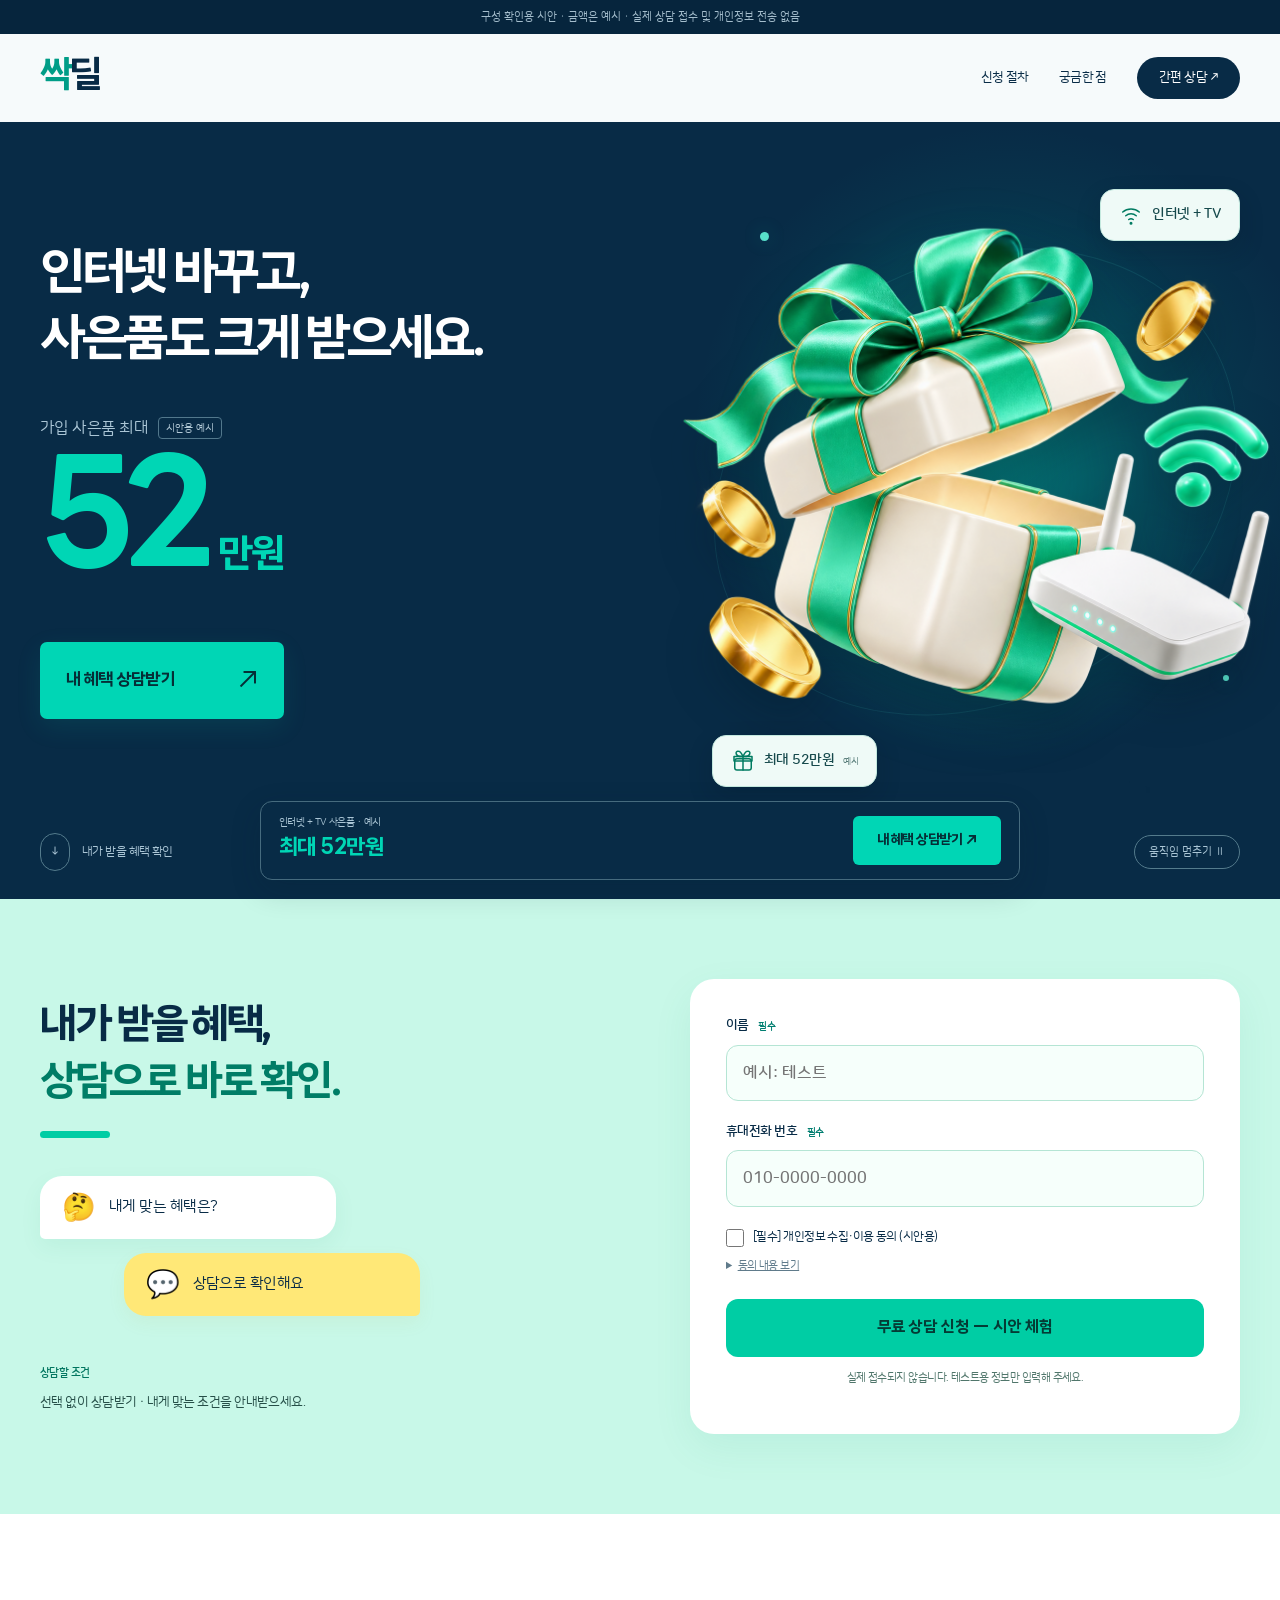
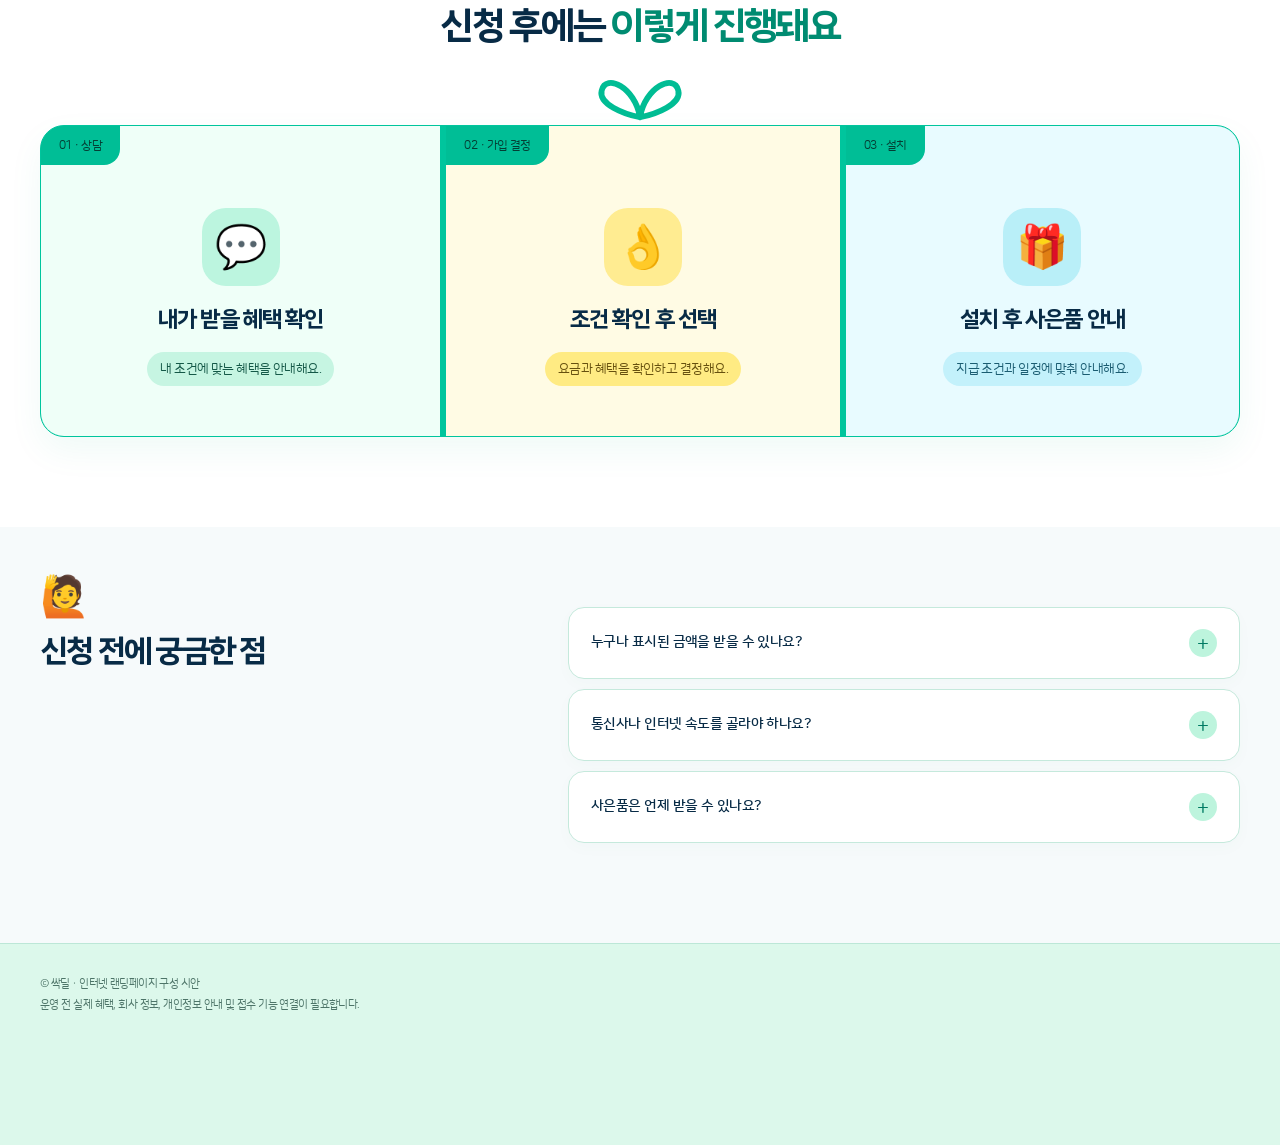
<file: index.html>
<!doctype html>
<html lang="ko">
<head>
  <meta charset="utf-8">
  <meta name="viewport" content="width=device-width, initial-scale=1">
  <meta name="robots" content="noindex,nofollow">
  <meta http-equiv="Content-Security-Policy" content="default-src 'none'; style-src 'unsafe-inline'; script-src 'unsafe-inline'; img-src 'self' data:; font-src 'self'; connect-src 'none'; form-action 'none'; base-uri 'none'">
  <title>싹딜 인터넷 | 혜택 먼저, 상담은 간편하게</title>
  <style>
    @font-face{font-family:"NanumSquareRound";src:url("fonts/nanum-square-round/NanumSquareRoundR.woff2") format("woff2");font-style:normal;font-weight:400;font-display:swap}
    @font-face{font-family:"NanumSquareRound";src:url("fonts/nanum-square-round/NanumSquareRoundB.woff2") format("woff2");font-style:normal;font-weight:700;font-display:swap}
    @font-face{font-family:"LINE Seed KR";src:url("fonts/line-seed-kr/LINESeedKR-Rg.woff2") format("woff2");font-style:normal;font-weight:400;font-display:swap}
    @font-face{font-family:"LINE Seed KR";src:url("fonts/line-seed-kr/LINESeedKR-Bd.woff2") format("woff2");font-style:normal;font-weight:700;font-display:swap}

:root{--ink:#242426;--muted:#696873;--mint:#54e4bf;--deep:#007b61;--line:#d9e8e2;--paper:#f6faf8}
*{box-sizing:border-box}html{scroll-behavior:smooth;scroll-padding-top:24px}
body{margin:0;background:var(--paper);color:var(--ink);font-family:"NanumSquareRound",sans-serif;font-synthesis:none;letter-spacing:-.035em;line-height:1.65}
h1,h2,h3,.logo,.amount,.cta,.submit,.dock strong,.dock a{font-family:"LINE Seed KR",sans-serif}
h1,h2,h3,p,figure{margin:0}a{color:inherit}button,input{font:inherit}button{cursor:pointer}a{text-underline-offset:5px}
a:focus-visible,button:focus-visible,input:focus-visible,summary:focus-visible{outline:3px solid #007b61;outline-offset:5px}
.wrap{width:min(1200px,calc(100% - 80px));margin-inline:auto}
.prototype{padding:8px 20px;text-align:center;font-size:11px;background:#e4f5ee;color:#4a6a5f;letter-spacing:0}
.header{height:100px;display:flex;align-items:center;justify-content:space-between}
.logo{font-size:38px;font-weight:700;letter-spacing:-.12em;text-decoration:none}.logo span{color:var(--deep)}
.header>a:last-child{font-size:14px;border:1px solid #bfd9ce;border-radius:100px;padding:9px 21px;text-decoration:none}
.hero{background:var(--ink);color:#f1fcf7;overflow:hidden;position:relative}
.hero-grid{display:grid;grid-template-columns:1.2fr .8fr;gap:36px;align-items:center;min-height:700px;padding-block:64px}
.hero-copy{position:relative;z-index:1}
h1{font-size:clamp(38px,4.3vw,62px);font-weight:700;line-height:1.25;letter-spacing:-.065em;margin-bottom:40px;word-break:keep-all}
.benefit-label{font-size:16px;color:#c7e0d5;display:flex;align-items:center;gap:10px}
.example{font-size:10px;border:1px solid #648477;border-radius:4px;padding:2px 7px;letter-spacing:0;color:#c7e0d5}
.amount{color:var(--mint);font-size:clamp(110px,13vw,184px);font-weight:700;line-height:1.15;letter-spacing:-.075em;white-space:nowrap}
.amount small{font-size:40px;letter-spacing:-.04em;margin-left:12px}
.cta{display:inline-flex;align-items:center;justify-content:space-between;gap:62px;background:var(--mint);color:var(--ink);padding:18px 26px;margin-top:24px;border-radius:7px;text-decoration:none;font-size:17px;font-weight:700;min-height:60px}
.cta span{font-size:25px;font-weight:400}
.hero-art{width:100%;aspect-ratio:1/1.12;border-radius:150px 150px 12px 12px;background:#ddf7ec;position:relative;display:flex;align-items:center;justify-content:center;transform:rotate(4deg)}
.hero-art::before,.hero-art::after{content:"";position:absolute;border:1px solid #8ec7b2;border-radius:50%;width:75%;height:75%;transform:rotate(-35deg) scaleX(.7)}
.hero-art::after{transform:rotate(35deg) scaleX(.7)}
.hero-art img{width:125%;height:auto;max-width:none;position:relative;z-index:1;transform:rotate(-4deg)}
h2{font-size:clamp(28px,3vw,42px);line-height:1.35;letter-spacing:-.055em;font-weight:700;word-break:keep-all}
.consult{background:var(--mint);padding-block:76px}
.consult-grid{display:grid;grid-template-columns:1fr 1fr;gap:80px;align-items:stretch}
.consult-copy{display:flex;flex-direction:column;padding-block:20px}.consult h2{font-size:clamp(32px,3.3vw,46px);line-height:1.35}.consult h2 em{font-style:normal}
.consult-selection{margin-top:auto;padding-top:50px}
.chosen{font-size:14px;border-top:1px solid #5db89d;padding-top:20px}.chosen strong{display:block;font-size:12px;margin-bottom:10px;color:#22644f}.chosen p{white-space:pre-line;word-break:keep-all}
.form-box{background:#fff;padding:36px;border-radius:10px}
.field{display:block;font-size:13px;font-weight:700;margin-bottom:20px}.field b{font-size:10px;color:var(--deep);margin-left:7px}
.field input{display:block;width:100%;min-width:0;margin-top:8px;padding:14px 16px;border:1px solid #cde2d8;border-radius:5px;background:#f7fbf9;font-size:16px;color:var(--ink)}
.consent{display:flex;align-items:flex-start;gap:9px;font-size:12px;cursor:pointer}.consent input{width:18px;height:18px;margin:2px 0 0;accent-color:var(--deep);flex:none}
.privacy{font-size:11px;color:var(--muted);margin:10px 0 24px}.privacy summary{cursor:pointer;text-decoration:underline}.privacy p{padding-top:10px;line-height:1.8}
.submit{width:100%;min-height:58px;border:0;border-radius:5px;background:var(--ink);color:#fff;font-size:16px;font-weight:700;padding:16px}
.safe-note{font-size:11px;color:var(--muted);text-align:center;margin-top:12px;word-break:keep-all}.form-status{font-size:13px;color:var(--deep);font-weight:700;margin-top:16px}.form-status:empty{display:none}
.journey{padding-block:90px}.journey h2{margin-bottom:38px}
.steps{display:grid;grid-template-columns:repeat(3,minmax(0,1fr));list-style:none;margin:0;padding:0;gap:0;border:1px solid var(--line);border-radius:10px;overflow:hidden;background:#fff}
.step{padding:32px;min-width:0;position:relative;display:flex;flex-direction:column;align-items:flex-start}.step+.step{border-left:1px solid var(--line)}
.step-label{font-size:12px;color:var(--deep);border:1px solid #b9dfd0;padding:4px 10px;border-radius:100px}.step h3{font-size:23px;letter-spacing:-.04em;line-height:1.4;margin:24px 0 10px;word-break:keep-all}.step p{font-size:13px;color:var(--muted);word-break:keep-all}
.step-icon{width:100px;height:100px;align-self:flex-end;display:flex;align-items:center;justify-content:center;margin-top:30px;border-radius:50%;background:#e0f6ec}.step-icon img{width:72px;height:72px;object-fit:contain}
.faq{display:grid;grid-template-columns:.8fr 1.2fr;column-gap:80px;padding-block:0 90px}.faq h2{grid-row:1/4;font-size:32px}.faq details{border-bottom:1px solid #cfe3d9;padding:22px 0;font-size:14px;min-width:0}.faq details:first-of-type{border-top:1px solid #cfe3d9}.faq summary{cursor:pointer;font-weight:700;list-style:none;display:flex;align-items:center;justify-content:space-between;gap:20px}.faq summary::-webkit-details-marker{display:none}.faq summary::after{content:"+";color:var(--deep);font-size:24px;font-weight:400;flex:none}.faq details[open] summary::after{content:"−"}.faq details p{padding-top:14px;font-size:13px;color:var(--muted);line-height:1.9;word-break:keep-all}
.footer{border-top:1px solid var(--line);padding:30px 0 130px;font-size:11px;color:var(--muted);line-height:1.9}
.dock{position:fixed;z-index:10;bottom:20px;left:50%;transform:translateX(-50%);width:min(760px,calc(100% - 32px));background:var(--ink);color:#fff;border:1px solid #4c4859;border-radius:12px;padding:12px 18px;box-shadow:0 8px 28px #24242626}
.dock .wrap{width:100%;display:flex;align-items:center;justify-content:space-between;gap:12px}.dock p{font-size:10px;color:#c9ded4}.dock strong{font-size:22px;color:var(--mint)}.dock a{background:var(--mint);color:var(--ink);padding:13px 24px;border-radius:6px;font-size:14px;font-weight:700;text-decoration:none}.dock[hidden]{display:none}
@media(max-width:760px){
.wrap{width:calc(100% - 40px)}.prototype{font-size:9px;padding:8px 12px}.header{height:76px}.logo{font-size:32px}.header>a:last-child{font-size:12px;padding:7px 15px}
.hero-grid{grid-template-columns:1fr;gap:32px;padding-block:42px 40px;min-height:0}.hero h1{font-size:clamp(29px,5.9vw,44px);margin-bottom:28px}.benefit-label{font-size:13px}.amount{font-size:132px;line-height:1.1}.amount small{font-size:32px}.cta{margin-top:20px;font-size:15px;min-height:54px;padding:13px 22px;gap:52px}.hero-art{width:70%;max-width:320px;aspect-ratio:1/1;justify-self:end;margin-right:10px;border-radius:100px 100px 10px 10px}.hero-art img{width:110%}
.consult{padding-block:48px}.consult-grid{grid-template-columns:1fr;gap:28px}.consult-copy{padding:0}.consult h2{font-size:34px}.consult-selection{padding-top:26px}.chosen{font-size:12px}.form-box{padding:25px 20px}.field{font-size:12px}.consent{font-size:11px}.submit{font-size:14px}.safe-note{font-size:10px}
.journey{padding-block:52px}.journey h2{font-size:27px;margin-bottom:28px}.steps{grid-template-columns:1fr}.step{padding:26px 24px;min-height:180px;padding-right:118px}.step+.step{border-left:0;border-top:1px solid var(--line)}.step h3{font-size:21px;margin-top:20px}.step p{font-size:12px}.step-icon{position:absolute;right:20px;top:50%;transform:translateY(-50%);margin:0;width:76px;height:76px}.step-icon img{width:58px;height:58px}
.faq{display:block;padding-bottom:52px}.faq h2{font-size:27px;margin-bottom:28px}.faq details{font-size:13px;padding-block:20px}.faq details p{font-size:12px}
.footer{padding-bottom:130px;font-size:10px}.dock{bottom:calc(10px + env(safe-area-inset-bottom));padding:11px 14px}.dock p{font-size:9px}.dock strong{font-size:18px}.dock a{padding:13px 15px;font-size:12px}
}
@media(prefers-reduced-motion:reduce){html{scroll-behavior:auto}}


/* Mint campaign composition and interaction states. */
.header nav{display:flex;align-items:center;gap:30px}.header nav a{font-size:13px;text-decoration:none}.header nav a:last-child{padding:10px 22px;background:var(--ink);color:#fff;border-radius:100px}
.scroll-progress{position:fixed;top:0;left:0;height:3px;background:#0fc39a;width:100%;transform:scaleX(0);transform-origin:left;z-index:30}
.hero{isolation:isolate;background:#172d27}.hero-grid{min-height:620px;padding-block:48px 20px;grid-template-columns:1.12fr .88fr;gap:0}.hero-copy{animation:copy-enter .85s ease-out both}.hero h1{font-size:clamp(36px,4vw,57px);line-height:1.28}.hero .amount{font-size:clamp(110px,12vw,165px);color:#54e4bf}.hero .cta{background:#54e4bf;transition:transform .2s,background .2s}.hero .cta:hover{transform:translateY(-4px);background:#87f2d4}
.hero-halo{position:absolute;width:720px;height:720px;right:-160px;top:-170px;border-radius:50%;background:radial-gradient(circle,#2a705949,transparent 68%);z-index:-1}
.hero-art{background:none;border-radius:0;transform:none;aspect-ratio:1;position:relative}.hero-art::before,.hero-art::after{display:none}.hero-art .hero-gift{width:118%;transform:none;animation:gift-float 6s ease-in-out infinite;filter:drop-shadow(0 30px 24px #001b2430)}
.hero-art .float-chip img{width:24px;height:24px;transform:none;flex:none}
.orbit{position:absolute;width:104%;height:70%;border:1px solid #71d6b53d;border-radius:50%;transform:rotate(-30deg);pointer-events:none}.orbit-two{width:83%;height:104%;transform:rotate(30deg);border-style:dashed}.orbit-one::after{content:"";position:absolute;width:12px;height:12px;top:11%;left:16%;border-radius:50%;background:#54e4bf;box-shadow:0 0 22px #54e4bf}
.float-chip{position:absolute;z-index:2;display:flex;align-items:center;gap:9px;border:1px solid #d1f4e5;background:#f2fff9;color:#183e30;font-size:14px;font-weight:700;box-shadow:0 12px 30px #001d2026;padding:13px 18px;border-radius:14px;white-space:nowrap;animation:chip-float 5s ease-in-out infinite}.float-chip small{font-size:9px;font-weight:400;color:#487161}.chip-wifi{top:3%;right:0;transform:rotate(7deg)}.chip-gift{bottom:1%;left:0;animation-delay:-2.5s;transform:rotate(-5deg)}
.signal-dot{position:absolute;border-radius:50%;background:#54e4bf;box-shadow:0 0 20px #54e4bf66;animation:signal 3s ease-in-out infinite}.dot-one{width:9px;height:9px;top:10%;left:9%}.dot-two{width:6px;height:6px;bottom:18%;right:2%;animation-delay:-1.5s}
.hero-bottom{display:flex;justify-content:space-between;align-items:center;padding-block:20px 28px;position:relative;z-index:3}.scroll-cue{display:flex;gap:12px;align-items:center;font-size:12px;color:#b4d7c9;text-decoration:none}.scroll-cue span{display:grid;place-items:center;width:30px;height:38px;border:1px solid #638779;border-radius:100px;animation:cue 2s ease-in-out infinite}.motion-toggle{border:1px solid #638779;border-radius:100px;color:#b4d7c9;background:transparent;padding:7px 14px;font-size:11px}
.consult{background:#dff8ee;padding-block:80px}.consult-grid{gap:100px}.consult-visual{margin-block:34px;display:flex;flex-direction:column;align-items:flex-start;gap:14px}.message-bubble,.answer-bubble{display:flex;align-items:center;gap:12px;padding:16px 22px;font-size:15px;background:#fff;border-radius:20px 20px 20px 3px;box-shadow:0 12px 30px #4e9f7d0d}.answer-bubble{align-self:flex-end;background:#17634d;color:white;border-radius:20px 20px 3px 20px;transform:rotate(-3deg)}.answer-bubble img{filter:brightness(0) invert(1)}.consult-selection{padding-top:10px}.form-box{border:1px solid #c5e9db;box-shadow:0 20px 50px #3c886f0b}.submit{transition:background .2s,transform .2s}.submit:hover{background:#007b61;transform:translateY(-2px)}
.steps{border:0;background:transparent;overflow:visible;gap:18px}.step{border:1px solid #d9e8e2;border-radius:18px;background:#fff;transition:transform .3s,border-color .3s,box-shadow .3s}.step+.step{border-left:1px solid #d9e8e2}.step:hover,.step:focus-within{transform:translateY(-8px);border-color:#6dd5b4;box-shadow:0 16px 35px #31816412}.step-label{border-color:#b9dfd0}.step-icon{background:#e0f6ec;border-radius:24px;transform:rotate(-6deg);transition:transform .3s}.step:hover .step-icon{transform:rotate(6deg)}.step-icon img{width:56px;height:56px}.journey h2 span{color:#007b61}
.faq summary::after{transition:transform .25s}.faq details[open] summary::after{content:"+";transform:rotate(45deg)}.faq details[open] p{animation:answer-in .25s ease-out}.dock{background:#173c30;border-color:#376454}.dock a{transition:transform .2s}.dock a:hover{transform:translateY(-2px)}
@keyframes gift-float{0%,100%{transform:translateY(0) rotate(-3deg)}50%{transform:translateY(-18px) rotate(2deg)}}
@keyframes chip-float{0%,100%{translate:0 0}50%{translate:0 -12px}}
@keyframes signal{0%,100%{opacity:.4;scale:.8}50%{opacity:1;scale:1.2}}
@keyframes cue{0%,100%{translate:0 0}50%{translate:0 5px}}
@keyframes copy-enter{from{opacity:0;transform:translateY(16px)}to{opacity:1;transform:translateY(0)}}
@keyframes answer-in{from{opacity:0;transform:translateY(-5px)}to{opacity:1;transform:translateY(0)}}
.step.is-visible .step-label{background:#d6f8e9;color:#00694f}.step.is-visible .step-icon img{animation:step-pop .7s cubic-bezier(.2,.7,.3,1) both}
@keyframes step-pop{0%{scale:.75;rotate:-15deg}60%{scale:1.12;rotate:5deg}100%{scale:1;rotate:0deg}}
html.motion-paused *,html.motion-paused *::before,html.motion-paused *::after{animation-play-state:paused!important;scroll-behavior:auto!important;transition:none!important}
@media(max-width:1050px) and (min-width:761px){.hero h1{font-size:38px}.consult-grid{gap:40px}.float-chip{font-size:12px;padding:10px}.hero-grid{min-height:570px}}
@media(max-width:760px){.header nav{gap:14px}.header nav a{font-size:11px}.header nav a:nth-child(2){display:none}.header nav a:last-child{padding:8px 12px}.hero-grid{grid-template-columns:1fr;padding-block:36px 10px;gap:20px}.hero h1{font-size:clamp(28px,6.3vw,44px);margin-bottom:24px}.hero .amount{font-size:122px}.hero .cta{margin-top:16px}.hero-art{width:90%;max-width:390px;margin:0 auto;justify-self:center;aspect-ratio:1.12}.hero-art .hero-gift{width:105%}.orbit{width:100%}.float-chip{font-size:11px;padding:9px 12px;gap:7px;border-radius:10px}.float-chip img{width:20px;height:20px}.chip-wifi{right:0;top:4%}.chip-gift{bottom:2%;left:0}.hero-bottom{padding-block:12px 24px;gap:10px}.scroll-cue{font-size:10px;gap:8px}.motion-toggle{font-size:9px;padding:6px 10px}.scroll-cue span{width:25px;height:32px}.consult{padding-block:48px}.consult-grid{gap:30px}.consult-visual{margin-block:25px}.message-bubble,.answer-bubble{font-size:13px;padding:12px 17px}.consult-selection{padding-top:0}.steps{gap:12px}.step+.step{border-top:1px solid #d9e8e2}.step-icon{transform:translateY(-50%) rotate(-6deg);border-radius:20px}.step:hover .step-icon{transform:translateY(-50%) rotate(6deg)}.step-icon img{width:44px;height:44px}}
@media(max-width:360px){.hero .amount{font-size:108px}.hero h1{font-size:27px}.header nav>a:first-child{display:none}}
@media(prefers-reduced-motion:reduce){*,*::before,*::after{animation:none!important;transition:none!important}html{scroll-behavior:auto}.motion-toggle{display:none}}

/* Navy, electric blue and mint campaign palette. */
:root{--ink:#10244c;--muted:#586981;--mint:#54efca;--deep:#007c68;--line:#d7e3f2;--paper:#f7faff}
.prototype{background:#101f44;color:#c4d7ee}.header{height:88px}.header nav a:last-child{background:#122b58}.logo span{color:#009a7e}
.hero{background:radial-gradient(ellipse at 85% 24%,#168abf70 0,transparent 40%),radial-gradient(ellipse at 35% 112%,#4358ed8c 0,transparent 56%),linear-gradient(125deg,#0c1b45 0%,#182f76 48%,#15538c 100%);color:#fff}
.hero-dots{position:absolute;inset:0;z-index:-1;pointer-events:none;background-image:radial-gradient(#a5d6ff38 1px,transparent 1px);background-size:26px 26px;mask-image:linear-gradient(90deg,transparent,#000 45%)}
.hero-halo{width:740px;height:740px;right:-100px;top:-90px;background:radial-gradient(circle,#46bffb33,transparent 65%)}
.light-orb{position:absolute;pointer-events:none;border-radius:50%;z-index:-1}.orb-blue{width:380px;height:380px;bottom:-235px;left:-95px;border:1px solid #8facff77;box-shadow:0 0 0 50px #7697ff0a,0 0 0 100px #7697ff08;background:linear-gradient(130deg,#3e5ee977,#20347400)}.orb-cyan{width:240px;height:240px;right:-100px;top:34%;border:1px solid #8cfce755;background:linear-gradient(130deg,#4ee6d029,#43adff03);box-shadow:0 0 0 35px #6cdaf20a}
.hero h1{text-shadow:0 3px 28px #000c3220}.hero .amount{color:#59f3d0;text-shadow:0 0 55px #3df1d52e}.benefit-label{color:#daebff}.example{color:#d6e9ff;background:#ffffff0d;border-color:#809bc0}.hero .cta{background:linear-gradient(115deg,#61f5d4,#28dab9);color:#073e38;box-shadow:0 10px 30px #00d8b327}.hero .cta:hover{background:linear-gradient(115deg,#95ffe5,#5ff3d6);box-shadow:0 12px 36px #00d8b344}
.orbit{border-color:#a7edff4d}.orbit-two{border-color:#a5b5ff50}.orbit-one::after{background:#9cffe7;box-shadow:0 0 24px #6cffe0}.float-chip{background:#f3fcff;color:#143664;border-color:#c9eeff;box-shadow:0 15px 40px #0217473b}.float-chip small{color:#577797}.signal-dot{background:#6df8df;box-shadow:0 0 25px #6dffe2}
.spark{position:absolute;z-index:2;pointer-events:none;font-size:34px;line-height:1;color:#ffe189;text-shadow:0 0 22px #ffd17050;animation:signal 4s ease-in-out infinite}.spark-one{top:3%;left:15%;rotate:12deg}.spark-two{top:36%;right:-4%;font-size:50px;color:#a4f9ff;animation-delay:-2s}.spark-three{bottom:9%;left:6%;font-size:20px;animation-delay:-1s}
.glass-tile{position:absolute;display:grid;place-items:center;width:68px;height:68px;border-radius:18px;border:1px solid #a1ddff6b;background:linear-gradient(145deg,#a0dfff30,#68a5f00b);box-shadow:inset 0 1px 0 #ffffff32;transform:rotate(-15deg);z-index:0}.hero-art .glass-tile img{width:32px;height:32px;transform:none;filter:brightness(0) invert(1);opacity:.8}.tile-one{left:-6%;top:34%}
.scroll-cue,.motion-toggle{color:#c6dff8}.scroll-cue span,.motion-toggle{border-color:#8fbae26b}
.consult{background:radial-gradient(ellipse at 3% 10%,#bff5ed 0,transparent 45%),radial-gradient(ellipse at 90% 90%,#d6dcff 0,transparent 50%),linear-gradient(120deg,#eefaff,#eaf0ff);position:relative;overflow:hidden}.consult::before{content:"";position:absolute;right:-90px;top:-90px;width:300px;height:300px;border:1px solid #8daeea45;border-radius:50%;box-shadow:0 0 0 35px #87aceb0a,0 0 0 70px #87aceb08;pointer-events:none}.consult-grid{position:relative}.consult h2 em{color:#007c68}.chosen{border-color:#a5c6d9}.chosen strong{color:#37677f}.message-bubble{border:1px solid #cae9ef;box-shadow:0 10px 35px #487e9f0a}.answer-bubble{background:linear-gradient(110deg,#1d4e96,#107f91);box-shadow:0 10px 25px #2968a521}.form-box{border-color:#d5e3f3;box-shadow:0 20px 55px #294e8b10}.field input{background:#f7faff;border-color:#d4e1f0}.submit{background:linear-gradient(110deg,#12315f,#245e9e);box-shadow:0 8px 20px #204b811c}.submit:hover{background:linear-gradient(110deg,#19467e,#258baf)}
.journey{background:linear-gradient(180deg,#f7faff,#fff)}.step{border-color:#d8e4f5;box-shadow:0 8px 28px #3662a207}.step+.step{border-color:#d8e4f5}.step-icon{background:linear-gradient(135deg,#d3fff0,#ddedff);box-shadow:inset 0 1px 0 #fff}.step:hover,.step:focus-within{border-color:#8dc6e7;box-shadow:0 16px 35px #3181b412}.faq details{border-color:#d8e4f3}.footer{background:#edf3fc;border-color:#d7e3f2}
.dock{background:linear-gradient(110deg,#122c59f5,#16466ff5);border-color:#78a2d84d;box-shadow:0 10px 35px #0b224b35}.dock strong{color:#63f5d4}.dock p{color:#c8dcf5}.dock a{background:linear-gradient(110deg,#70f9d7,#35e3bc);color:#073e38}
@media(max-width:760px){.header{height:74px}.hero{background:radial-gradient(ellipse at 100% 47%,#148ebc70 0,transparent 47%),radial-gradient(ellipse at 0 100%,#495bea77 0,transparent 50%),linear-gradient(145deg,#0c1b45,#1b397f 65%,#125c8f)}.hero-dots{background-size:22px 22px;mask-image:linear-gradient(180deg,transparent,#000 30%)}.spark{font-size:24px}.spark-two{font-size:34px;right:0}.spark-three{bottom:10%;left:3%}.glass-tile{width:48px;height:48px;border-radius:13px}.tile-one{left:0;top:30%}.hero-art .glass-tile img{width:24px;height:24px}.orb-cyan{right:-165px;top:37%}.consult{background:radial-gradient(ellipse at 0 0,#c6f4e9,transparent 55%),linear-gradient(160deg,#edf9ff,#e6edff)}.hero .cta{box-shadow:0 8px 25px #00d8b325}}

/* Match the supplied deep teal navy and vivid mint reference. */
:root{--ink:#082b46;--muted:#607b8b;--mint:#00d6b5;--deep:#007e70;--line:#d5e5e8;--paper:#f6fafb}
.prototype{background:#06253d;color:#a5becd}.header{background:transparent}.logo{color:#082b46}.logo span{color:#009d87}.header nav a:last-child{background:#082b46}
.hero{background:#082b46;color:#fff}.hero-halo{width:680px;height:680px;top:-20px;right:-70px;background:radial-gradient(ellipse,#00d6b53d 0%,#00bba51f 32%,transparent 66%)}
.hero-dots,.light-orb,.spark,.glass-tile{display:none}.hero .amount{color:#00d6b5;text-shadow:none}.hero h1{text-shadow:none}.benefit-label{color:#abc6d6}.example{border-color:#52788c;color:#b4cbd8;background:transparent}.hero .cta{background:#00d6b5;color:#052e36;box-shadow:0 8px 26px #00d6b51a}.hero .cta:hover{background:#3ae8c9;box-shadow:0 10px 28px #00d6b52b}
.hero-art::before{content:"";display:block;position:absolute;width:95%;height:90%;border:0;border-radius:50%;background:radial-gradient(ellipse,#00d6b54f 0%,#00d6b51f 40%,transparent 70%);transform:none;filter:blur(20px);pointer-events:none}.hero-art .hero-gift{filter:drop-shadow(0 24px 22px #00162440)}.orbit{border-color:#43c6bc20}.orbit-two{display:none}.orbit-one::after{background:#64ead3;box-shadow:0 0 15px #00d6b5}.signal-dot{background:#58dfca;box-shadow:0 0 18px #00d6b544}.float-chip{background:#effaf7;color:#16494c;border-color:#c4e9df;box-shadow:0 10px 24px #00172530}.float-chip small{color:#527774}.scroll-cue,.motion-toggle{color:#abc6d6}.scroll-cue span,.motion-toggle{border-color:#547b8c}
.consult{background:#eaf6f3}.consult::before{display:none}.consult h2 em{color:#007e70}.chosen{border-color:#b7d7cf}.chosen strong{color:#3b7269}.message-bubble{border-color:#d4e9e2;box-shadow:none}.answer-bubble{background:#087e70;box-shadow:0 8px 22px #087e7012}.form-box{border-color:#d2e7df;box-shadow:0 16px 44px #164b4010}.field input{background:#f8fbfa;border-color:#d0e1db}.submit{background:#082b46;box-shadow:none}.submit:hover{background:#0e4960}
.journey{background:#f6fafb}.step{border-color:#d5e5e8;box-shadow:none}.step+.step{border-color:#d5e5e8}.step-icon{background:#def4ec;box-shadow:none}.step:hover,.step:focus-within{border-color:#7bcdbb;box-shadow:0 12px 28px #087e700c}.faq{background:transparent}.faq details{border-color:#d5e5e8}.footer{background:#edf4f5;border-color:#d5e5e8}.dock{background:#082b46;border-color:#466b7e;box-shadow:0 10px 30px #001e3030}.dock strong{color:#00d6b5}.dock p{color:#abc6d6}.dock a{background:#00d6b5;color:#052e36}.dock a:hover{background:#3ae8c9}
@media(max-width:760px){.hero{background:#082b46}.hero-halo{width:480px;height:480px;right:-100px;top:auto;bottom:40px;background:radial-gradient(ellipse,#00d6b536,transparent 67%)}.hero .cta{box-shadow:none}.consult{background:#eaf6f3}}

/* Straight alignment, with detail carried by borders and section graphics. */
.answer-bubble{transform:none}.step-icon{transform:none}.step:hover .step-icon{transform:none}.float-chip{transform:none}.spark{rotate:0deg}
.consult{isolation:isolate;background:radial-gradient(ellipse at 0 100%,#c5eee133,transparent 55%),#eaf6f3}.consult::after{content:"";position:absolute;inset:0;z-index:-1;pointer-events:none;background-image:radial-gradient(#5caa9724 .9px,transparent .9px);background-size:18px 18px;mask-image:linear-gradient(90deg,#000,transparent 53%)}
.consult-copy{position:relative}.consult h2{padding-left:20px;border-left:4px solid #00c7a8}.consult-visual{position:relative;gap:20px;margin-block:38px;max-width:390px;padding:24px;border:1px solid #b8dfd3;border-radius:20px;background:#ffffff66}.consult-visual::before{content:"";position:absolute;left:45px;top:50px;bottom:47px;width:2px;background:#a8d7c9;z-index:0}.message-bubble,.answer-bubble{position:relative;margin:0;box-shadow:none;font-size:14px;border-radius:12px;padding:15px 18px}.message-bubble{width:90%;align-self:flex-start}.answer-bubble{width:90%;align-self:flex-end;border:1px solid #087e70}.chosen{background:#ffffff70;border:1px solid #c4e1d7;border-radius:12px;padding:16px 20px}.chosen strong{display:flex;align-items:center;gap:8px}.chosen strong::before{content:"";width:6px;height:6px;border-radius:50%;background:#00b89b}
.form-box{position:relative;border:1px solid #c5e0d8;border-top:4px solid #00c7a8;border-radius:16px;background:linear-gradient(180deg,#fafffd 0,#fff 100%)}.field input{border-radius:8px}.field input:focus{border-color:#00aa8d;background:#fff}.submit{border-radius:8px}
.journey{position:relative;background:linear-gradient(180deg,#fff 0%,#f2f8f8 100%);overflow:hidden}.journey>.wrap{position:relative;z-index:1}.journey::before{content:"";position:absolute;right:-160px;top:-140px;width:440px;height:440px;border:1px solid #d8eae5;border-radius:50%;box-shadow:0 0 0 32px #dfefea55,0 0 0 64px #e7f3ee44;pointer-events:none}.journey h2{display:flex;align-items:center;gap:10px;flex-wrap:wrap}.journey h2::before{content:"";width:30px;height:4px;background:#00c7a8;border-radius:10px;margin-right:5px}
.steps{position:relative;gap:24px}.steps::before{content:"";position:absolute;left:8%;right:8%;top:58px;border-top:2px dashed #a0d4c5;z-index:-1}.step{padding:30px;border:1px solid #cfe4dc;border-radius:16px;background:#fff;box-shadow:0 10px 26px #164b4006}.step+.step{border-color:#cfe4dc}.step:hover,.step:focus-within{transform:none;border-color:#6dbda9;box-shadow:0 10px 28px #087e7010}.step-label{background:#effaf5;border:1px solid #c8e6db;border-radius:8px;padding:6px 13px;font-size:12px;position:relative}.step-label::before{content:"";position:absolute;left:-31px;top:50%;width:12px;height:2px;background:#00b99b}.step-icon{align-self:flex-end;background:linear-gradient(135deg,#effaf5,#dcf5eb);border:1px solid #c4e7d8;border-radius:20px;width:100px;height:100px;position:relative}.step-icon::after{content:"";position:absolute;inset:7px;border:1px solid #ffffffc9;border-radius:14px;pointer-events:none}.step-icon img{width:52px;height:52px}.step.is-visible .step-icon img{animation:icon-arrive .65s ease-out both}@keyframes icon-arrive{from{opacity:.3;scale:.85}to{opacity:1;scale:1}}
.faq{padding-top:66px;position:relative}.faq h2{padding-top:8px}.faq h2::after{content:"";display:block;width:44px;height:4px;background:#00c7a8;border-radius:10px;margin-top:18px}.faq details{padding:21px 22px;border:1px solid #d2e5df!important;border-radius:10px;background:white;margin-bottom:10px}.faq details[open]{background:#f0faf6;border-color:#9ed3c1!important}.faq summary::after{display:grid;place-items:center;width:28px;height:28px;border-radius:50%;background:#e6f6ef;font-size:20px}.faq details p{padding-right:20px}
.footer{position:relative;border-top:3px solid #cae9df;background:#eaf3f2}.footer::before{content:"";position:absolute;top:-3px;left:0;width:20%;height:3px;background:#00c7a8}
@media(max-width:760px){.consult h2{padding-left:15px;border-left-width:3px}.consult-visual{margin-block:28px;padding:18px;max-width:none;gap:16px}.message-bubble,.answer-bubble{font-size:12px;padding:12px 15px}.consult-visual::before{left:35px;top:40px;bottom:40px}.chosen{padding:14px 16px}.steps{gap:16px;padding-left:16px}.steps::before{left:0;top:30px;bottom:30px;right:auto;border-top:0;border-left:2px dashed #a0d4c5}.step{padding:24px 110px 24px 22px}.step-label::before{left:-40px;width:17px}.step-icon{transform:translateY(-50%);width:72px;height:72px;right:18px}.step:hover .step-icon{transform:translateY(-50%)}.step-icon img{width:40px;height:40px}.journey h2{display:block}.journey h2::before{display:block;margin-bottom:16px;width:36px}.faq{padding-top:40px}.faq h2::after{margin-top:13px}.faq details{padding:17px 16px}.faq summary{font-size:12px;gap:12px}.faq summary::after{width:24px;height:24px;flex:none}.faq details p{padding-right:0}.form-box{border-radius:14px}}
@media(prefers-reduced-motion:reduce){.step.is-visible .step-icon img{animation:none}}

/* Color emoji and a gift-inspired layout replace the technical icon treatment. */
.emoji{font-family:"Segoe UI Emoji","Apple Color Emoji","Noto Color Emoji",sans-serif;font-size:30px;line-height:1;display:inline-block;letter-spacing:0;font-weight:400}.message-bubble .emoji,.answer-bubble .emoji{font-size:27px;flex:none}.consult h2{border:0;padding-left:0}.consult h2::after{content:"";display:block;margin-top:18px;width:58px;height:7px;border-radius:10px;background:#a2ead5}.consult::after{display:none}.consult-visual{border:0;background:transparent;padding:0;gap:14px;max-width:380px}.consult-visual::before{display:none}.message-bubble,.answer-bubble{width:auto;min-width:78%;border:0;padding:18px 22px;border-radius:22px;gap:13px;font-size:15px}.message-bubble{background:#fff;border-radius:22px 22px 22px 5px;box-shadow:0 7px 20px #154e3d07}.answer-bubble{background:#c8f4e6;color:#0c5249;border-radius:22px 22px 5px 22px}.chosen{border:0;background:transparent;padding:0;font-size:13px}.chosen strong::before{display:none}.chosen strong{color:#4c8175;font-size:11px}.form-box{border:0;border-radius:24px;border-top:0;box-shadow:0 10px 35px #164b4009}.field input{border-radius:12px}.submit{border-radius:12px}.safe-note{color:#6d8781}
.friendly-journey{background:#f3f7f7;overflow:hidden}.friendly-journey::before{display:none}.journey h2{display:block;text-align:center;position:relative;margin-bottom:14px}.journey h2::before{display:none}.journey h2 span{color:#007e70}.gift-bow{width:100px;height:50px;margin:20px auto -1px;color:#49bea4}.gift-bow svg{display:block;width:100%;height:100%}
.steps{gap:0;border-radius:24px;overflow:hidden;background:#b5ddcf;display:grid;grid-template-columns:repeat(3,minmax(0,1fr));padding:0;position:relative;border:1px solid #b5ddcf}.steps::before{display:none}.step{padding:82px 28px 30px;align-items:center;text-align:center;border:0!important;border-radius:0;background:#fff;box-shadow:none;min-height:310px;position:relative}.step+.step{border-left:6px solid #b5ddcf!important}.step:hover,.step:focus-within{border-color:#b5ddcf;box-shadow:none;transform:none;background:#fcfffd}.step-label{position:absolute;top:0;left:0;border:0;border-radius:0 0 16px 0;padding:10px 18px;background:#087e70;color:#fff;font-size:12px}.step.is-visible .step-label{background:#087e70;color:#fff}.step-label::before{display:none}.step-icon{position:static;order:-1;width:78px;height:78px;margin:0 0 20px;border:0;border-radius:24px;background:#e2f7ef;transform:none;align-self:center}.step-icon::after{display:none}.step-icon .emoji{font-size:42px}.step:hover .step-icon{transform:none}.step h3{font-size:23px;margin:0 0 14px}.step p{font-size:13px;background:#d9f8ec;padding:6px 13px;border-radius:100px;color:#296757;line-height:1.7;max-width:100%}.step.is-visible .emoji{animation:emoji-in .5s ease-out both}@keyframes emoji-in{from{scale:.8;opacity:.5}to{scale:1;opacity:1}}
.faq{grid-template-columns:.8fr 1.2fr;position:relative;padding-top:80px}.faq-emoji{position:absolute;left:0;top:50px;font-size:40px}.faq h2{padding-top:26px}.faq h2::after{display:none}.faq details{border:0!important;border-radius:16px;background:#fff;box-shadow:0 4px 18px #164b4004}.faq details[open]{background:#e7f7f0}.faq summary::after{background:#e7f7f0}.footer{border-top:1px solid #d8e9e3}.footer::before{display:none}
@media(max-width:760px){.consult h2{border:0;padding-left:0}.consult-visual{padding:0;margin-block:26px;max-width:none}.message-bubble,.answer-bubble{font-size:13px;padding:15px 18px;min-width:76%}.message-bubble .emoji,.answer-bubble .emoji{font-size:25px}.form-box{border-radius:20px}.chosen{padding:0}.journey h2{font-size:26px;text-align:center}.gift-bow{width:82px;height:42px;margin-top:24px}.steps{grid-template-columns:1fr;gap:6px;padding:0;border-radius:22px}.step{padding:62px 24px 28px;min-height:0;border-radius:0}.step+.step{border-left:0!important}.step-icon{position:static;width:70px;height:70px;margin:0 0 16px;transform:none;align-self:center}.step:hover .step-icon{transform:none}.step-icon .emoji{font-size:38px}.step h3{font-size:21px;margin-bottom:12px}.step p{font-size:12px;max-width:100%}.step-label{padding:8px 15px;font-size:11px}.faq{padding-top:70px}.faq-emoji{top:30px;font-size:35px}.faq h2{padding-top:12px;margin-bottom:24px}.faq details{padding:18px 16px}}
@media(prefers-reduced-motion:reduce){.step.is-visible .emoji{animation:none}}

/* Bright lower-page palette; the hero remains unchanged. */
.consult{background:#c8f8e8}.consult h2{color:#082b46}.consult h2 em{color:#007d66}.consult h2::after{background:#00cda4;width:70px}.message-bubble{background:#fff;box-shadow:0 8px 22px #007f6610}.answer-bubble{background:#ffe877;color:#082b46;box-shadow:0 7px 18px #b9a13412}.chosen strong{color:#00755f}.chosen p{color:#264f48}.form-box{background:#fff;box-shadow:0 14px 40px #008c6a13}.field input{background:#f6fffb;border-color:#b5e5d4}.submit{background:#00cda4;color:#043b35}.submit:hover{background:#00b991}.safe-note{color:#50766b}
.friendly-journey{background:#fff}.journey h2 span{color:#008b71}.gift-bow{color:#00bd94}.steps{background:#00c59d;border-color:#00c59d;box-shadow:0 14px 34px #00a97d10}.step{background:#effff8}.step:nth-child(2){background:#fffbe4}.step:nth-child(3){background:#e8fbff}.step+.step{border-left-color:#00c59d!important}.step:hover,.step:focus-within{background:#fff}.step-label,.step.is-visible .step-label{background:#00be96;color:#043e34}.step-icon{background:#bcf5df}.step:nth-child(2) .step-icon{background:#ffec91}.step:nth-child(3) .step-icon{background:#b9eff8}.step p{background:#c6f5e2;color:#145847}.step:nth-child(2) p{background:#ffeb83;color:#66500e}.step:nth-child(3) p{background:#c3f1fb;color:#1a5c71}
.faq{background:transparent}.faq details{background:#fff;border:1px solid #c5e9dc!important;box-shadow:0 5px 16px #008c6a06}.faq details[open]{background:#e0fff0;border-color:#53d2ac!important}.faq summary::after{background:#bdf4dd;color:#007b63}.footer{background:#dcf8eb;color:#4d7468;border-color:#bce7d7}
@media(max-width:760px){.consult{background:#c8f8e8}.step+.step{border-left:0!important}.steps{gap:7px}.submit{background:#00cda4}}

/* Content remains visible when scripts or IntersectionObserver are unavailable. */
html.scroll-motion .scroll-reveal{opacity:0;transform:translateY(24px);transition:opacity .65s ease var(--reveal-delay,0ms),transform .65s cubic-bezier(.2,.7,.25,1) var(--reveal-delay,0ms)}
html.scroll-motion .scroll-reveal.revealed{opacity:1;transform:translateY(0)}
html.motion-paused .scroll-reveal{opacity:1;transform:none;transition:none}
@media(prefers-reduced-motion:reduce){html.scroll-motion .scroll-reveal{opacity:1;transform:none;transition:none}}
</style>
</head>
<body>
  <div class="prototype">구성 확인용 시안 · 금액은 예시 · 실제 상담 접수 및 개인정보 전송 없음</div>
  <div class="scroll-progress" aria-hidden="true"></div><header class="wrap header"><a href="#" class="logo" aria-label="싹딜 처음으로"><span>싹</span>딜</a><nav aria-label="주요 메뉴"><a href="#journey">신청 절차</a><a href="#faq">궁금한 점</a><a href="#consult">간편 상담 ↗</a></nav></header>
  <main>
    <section class="hero" aria-labelledby="hero-title"><div class="hero-halo" aria-hidden="true"></div><div class="hero-dots" aria-hidden="true"></div><div class="light-orb orb-blue" aria-hidden="true"></div><div class="light-orb orb-cyan" aria-hidden="true"></div>
      <div class="wrap hero-grid">
        <div class="hero-copy">
          <h1 id="hero-title">인터넷 바꾸고,<br>사은품도 크게 받으세요.</h1>
          <p class="benefit-label">가입 사은품 최대 <span class="example">시안용 예시</span></p>
          <p class="amount"><span id="hero-max">52</span><small>만원</small></p>
          <a class="cta" href="#consult">내 혜택 상담받기 <span aria-hidden="true">↗</span></a>
        </div>
        <figure class="hero-art"><span class="spark spark-one" aria-hidden="true">✦</span><span class="spark spark-two" aria-hidden="true">✧</span><span class="spark spark-three" aria-hidden="true">✦</span><span class="glass-tile tile-one" aria-hidden="true"><img src="assets/icons/wifi.svg" alt="" width="32" height="32"></span>
          <div class="orbit orbit-one" aria-hidden="true"></div><div class="orbit orbit-two" aria-hidden="true"></div>
          <img class="hero-gift" src="assets/hero-mint-v2.png" alt="민트 리본 선물 상자와 와이파이 공유기, 공중에 떠 있는 금화 입체 그래픽" width="1024" height="1024" fetchpriority="high">
          <span class="float-chip chip-wifi"><img src="assets/icons/wifi.svg" alt="" width="24" height="24">인터넷 + TV</span>
          <span class="float-chip chip-gift"><img src="assets/icons/gift.svg" alt="" width="24" height="24">최대 52만원 <small>예시</small></span>
          <span class="signal-dot dot-one" aria-hidden="true"></span><span class="signal-dot dot-two" aria-hidden="true"></span>
        </figure>
      </div>
      <div class="hero-bottom wrap"><a href="#consult" class="scroll-cue"><span aria-hidden="true">↓</span> 내가 받을 혜택 확인</a><button class="motion-toggle" type="button" aria-pressed="false">움직임 멈추기 Ⅱ</button></div>
    </section>
    <section class="consult" id="consult" aria-labelledby="consult-title">
      <div class="wrap consult-grid">
        <div class="consult-copy">
          <h2 id="consult-title">내가 받을 혜택,<br><em>상담으로 바로 확인.</em></h2>
          <div class="consult-visual" aria-hidden="true"><span class="message-bubble"><span class="emoji emoji-chat" aria-hidden="true">🤔</span>내게 맞는 혜택은?</span><span class="answer-bubble"><span class="emoji" aria-hidden="true">💬</span>상담으로 확인해요</span></div><div class="consult-selection"><div class="chosen"><strong>상담할 조건</strong><p>선택 없이 상담받기 · 내게 맞는 조건을 안내받으세요.</p></div>
          </div>
        </div>
        <form class="form-box" id="consult-form" autocomplete="off">
          <label class="field">이름 <b>필수</b><input id="customer-name" type="text" maxlength="30" placeholder="예시: 테스트" required autocomplete="off"></label>
          <label class="field">휴대전화 번호 <b>필수</b><input id="customer-phone" type="tel" inputmode="tel" maxlength="13" pattern="01[016789]-?[0-9]{3,4}-?[0-9]{4}" placeholder="010-0000-0000" required autocomplete="off"></label>
          <label class="consent"><input type="checkbox" required id="consent"><span>[필수] 개인정보 수집·이용 동의 (시안용)</span></label>
          <details class="privacy"><summary>동의 내용 보기</summary><p>이 HTML은 화면 구성 시안입니다. 입력 내용은 서버로 전송하거나 저장하지 않습니다. 테스트용 정보만 입력해 주세요. 실제 운영 시 수집 항목·목적·보유 기간·동의 거부 안내를 확정한 동의문으로 교체합니다.</p></details>
          <button class="submit" type="submit">무료 상담 신청 — 시안 체험</button>
          <p class="safe-note">실제 접수되지 않습니다. 테스트용 정보만 입력해 주세요.</p>
          <p id="form-status" class="form-status" role="status" tabindex="-1"></p>
        </form>
      </div>
    </section>
    <section class="journey friendly-journey" id="journey" aria-labelledby="journey-title"><div class="wrap">
      <h2 id="journey-title">신청 후에는 <span>이렇게 진행돼요</span></h2>
      <div class="gift-bow" aria-hidden="true"><svg viewBox="0 0 120 55" fill="none"><path d="M60 47C40 43 10 31 14 15 19-6 54 11 60 47Zm0 0C80 43 110 31 106 15 101-6 66 11 60 47Z" stroke="currentColor" stroke-width="7" stroke-linecap="round" stroke-linejoin="round"/></svg></div><ol class="steps">
        <li class="step"><span class="step-label">01 · 상담</span><h3>내가 받을 혜택 확인</h3><p>내 조건에 맞는 혜택을 안내해요.</p><div class="step-icon"><span class="emoji" aria-hidden="true">💬</span></div></li>
        <li class="step"><span class="step-label">02 · 가입 결정</span><h3>조건 확인 후 선택</h3><p>요금과 혜택을 확인하고 결정해요.</p><div class="step-icon"><span class="emoji" aria-hidden="true">👌</span></div></li>
        <li class="step"><span class="step-label">03 · 설치</span><h3>설치 후 사은품 안내</h3><p>지급 조건과 일정에 맞춰 안내해요.</p><div class="step-icon"><span class="emoji" aria-hidden="true">🎁</span></div></li>
      </ol>
    </div></section>
    <section class="wrap faq" id="faq" aria-labelledby="faq-title">
      <span class="faq-emoji emoji" aria-hidden="true">🙋</span><h2 id="faq-title">신청 전에 궁금한 점</h2>
      <details><summary>누구나 표시된 금액을 받을 수 있나요?</summary><p>표시 금액은 디자인 확인용 예시이며 확정 혜택이 아닙니다. 실제 지급액은 통신사, 상품, 가입 유형과 지급 조건을 확인한 뒤 안내합니다.</p></details>
      <details><summary>통신사나 인터넷 속도를 골라야 하나요?</summary><p>미리 선택할 필요가 없습니다. 사용 환경과 현재 이용 조건을 상담에서 확인하고 안내합니다.</p></details>
      <details><summary>사은품은 언제 받을 수 있나요?</summary><p>상품과 가입 조건에 따라 다릅니다. 운영 전 실제 지급 일정·조건을 확정해 안내해야 합니다.</p></details>
    </section>
  </main>
  <footer class="footer"><div class="wrap">© 싹딜 · 인터넷 랜딩페이지 구성 시안<br>운영 전 실제 혜택, 회사 정보, 개인정보 안내 및 접수 기능 연결이 필요합니다.</div></footer>
  <aside class="dock" id="dock" aria-label="상담 신청 바로가기"><div class="wrap"><div><p>인터넷 + TV 사은품 · 예시</p><strong id="dock-offer">최대 52만원</strong></div><a href="#consult">내 혜택 상담받기 ↗</a></div></aside>
  <noscript><p class="wrap">이 시안의 입력 체험에는 JavaScript가 필요합니다. 실제 상담은 접수되지 않습니다.</p></noscript>
  <script>
    const form = document.getElementById('consult-form');
    const nameInput = document.getElementById('customer-name');
    const status = document.getElementById('form-status');
    form.addEventListener('submit', event => {
      event.preventDefault();
      if (!nameInput.value.trim()) {
        nameInput.setCustomValidity('이름을 입력해 주세요.');
        nameInput.reportValidity();
        return;
      }
      if (!form.reportValidity()) return;
      status.textContent = '시안 체험이 완료되었습니다. 실제 상담은 접수되지 않았으며, 입력한 정보는 저장·전송하지 않았습니다.';
      form.reset();
      status.focus();
    });
    nameInput.addEventListener('input', () => nameInput.setCustomValidity(''));
    if ('IntersectionObserver' in window) {
      new IntersectionObserver(entries => {
        document.getElementById('dock').hidden = entries[0].isIntersecting;
      }).observe(form);
    }
  </script>
<script>
const motionButton = document.querySelector('.motion-toggle');
motionButton.addEventListener('click', () => {
  const paused = document.documentElement.classList.toggle('motion-paused');
  motionButton.setAttribute('aria-pressed', String(paused));
  motionButton.textContent = paused ? '움직임 재생 ▷' : '움직임 멈추기 Ⅱ';
});
const progress = document.querySelector('.scroll-progress');
let progressPending = false;
function updateProgress() {
  const distance = document.documentElement.scrollHeight - innerHeight;
  progress.style.transform = 'scaleX(' + (distance > 0 ? Math.min(1, Math.max(0, scrollY / distance)) : 0) + ')';
  progressPending = false;
}
addEventListener('scroll', () => {
  if (!progressPending) { progressPending = true; requestAnimationFrame(updateProgress); }
}, {passive:true});
addEventListener('resize', updateProgress);
updateProgress();
if ('IntersectionObserver' in window) {
  const stepsObserver = new IntersectionObserver(entries => {
    entries.forEach(entry => {
      if (entry.isIntersecting) {
        entry.target.classList.add('is-visible');
        stepsObserver.unobserve(entry.target);
      }
    });
  }, {threshold:.65});
  document.querySelectorAll('.step').forEach(step => stepsObserver.observe(step));
}
</script><script>
(() => {
  if (!('IntersectionObserver' in window)) return;
  const root = document.documentElement;
  const reduced = matchMedia('(prefers-reduced-motion: reduce)');
  const groups = [
    ['.consult h2','.consult-visual','.consult-selection','.form-box'],
    ['.journey h2','.gift-bow','.step'],
    ['.faq-emoji','.faq h2','.faq details']
  ];
  const targets = [];
  groups.forEach(selectors => {
    let index = 0;
    selectors.forEach(selector => {
      document.querySelectorAll(selector).forEach(element => {
        element.classList.add('scroll-reveal');
        element.style.setProperty('--reveal-delay', Math.min(index++,3) * 90 + 'ms');
        targets.push(element);
      });
    });
  });
  let observer;
  function showAll() {
    observer?.disconnect();
    targets.forEach(element => element.classList.add('revealed'));
  }
  if (reduced.matches || root.classList.contains('motion-paused')) { showAll(); return; }
  observer = new IntersectionObserver(entries => {
    entries.forEach(entry => {
      if (entry.isIntersecting) {
        entry.target.classList.add('revealed');
        observer.unobserve(entry.target);
      }
    });
  }, {threshold:0,rootMargin:'0px 0px -40px 0px'});
  root.classList.add('scroll-motion');
  targets.forEach(element => observer.observe(element));
  // Anchor navigation and keyboard focus should reveal their destination immediately.
  document.addEventListener('focusin', event => {
    const element = event.target.closest('.scroll-reveal');
    if (element) { element.classList.add('revealed'); observer.unobserve(element); }
  });
  document.querySelector('.motion-toggle').addEventListener('click', () => {
    if (root.classList.contains('motion-paused')) showAll();
  });
  reduced.addEventListener('change', event => { if (event.matches) showAll(); });
})();
</script></body>
</html>
</file>
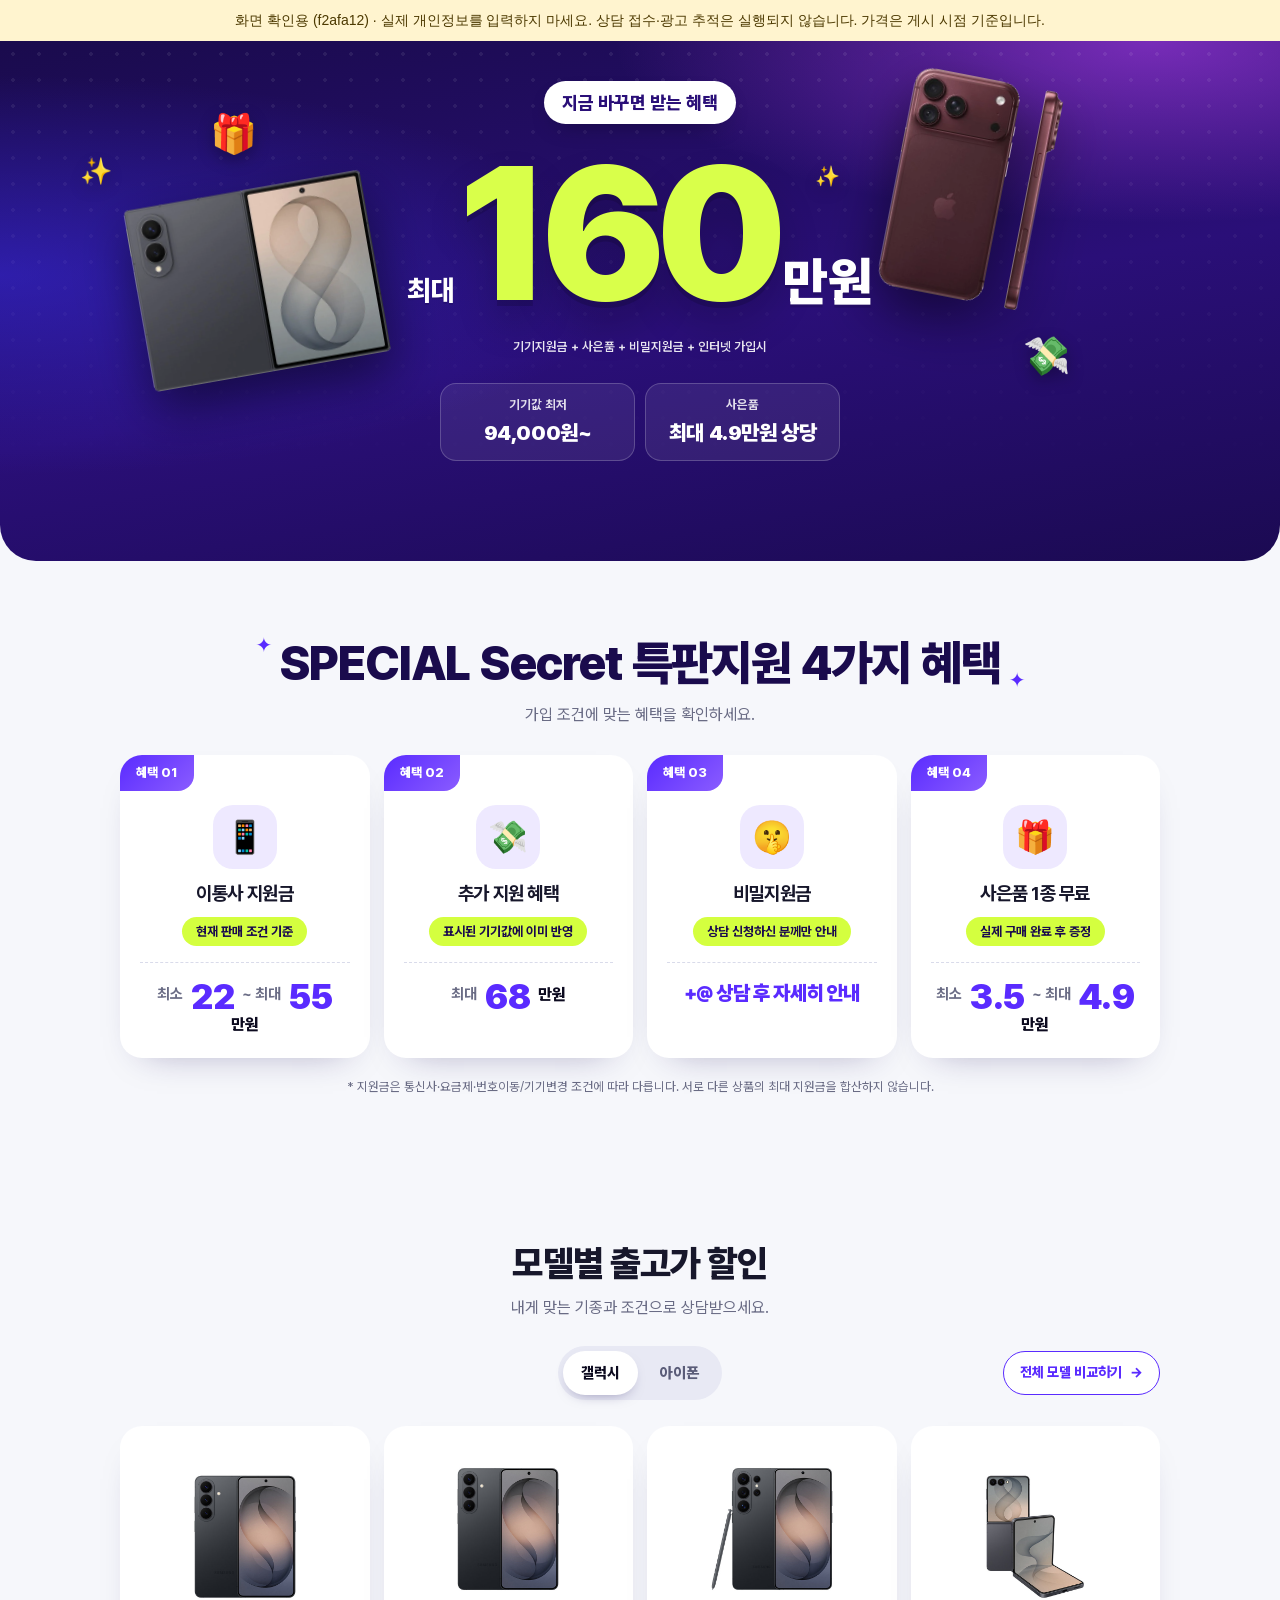
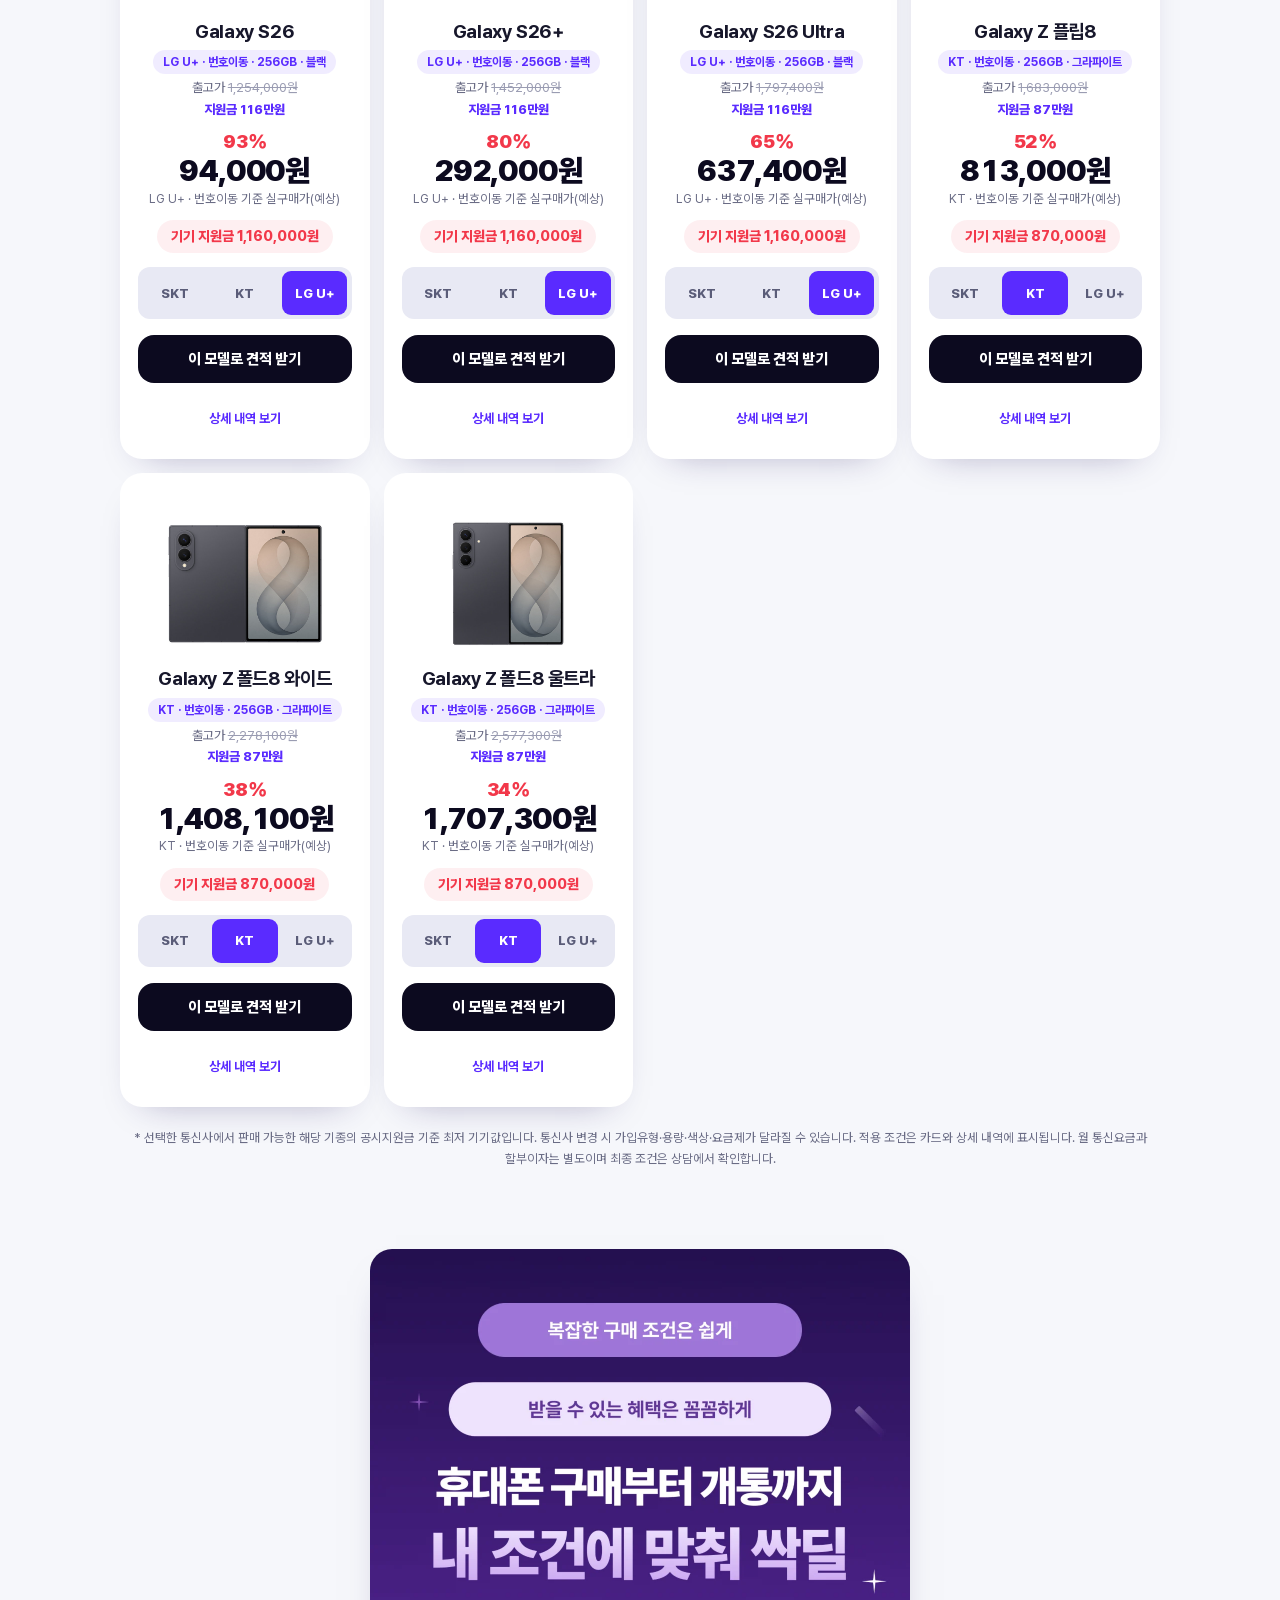
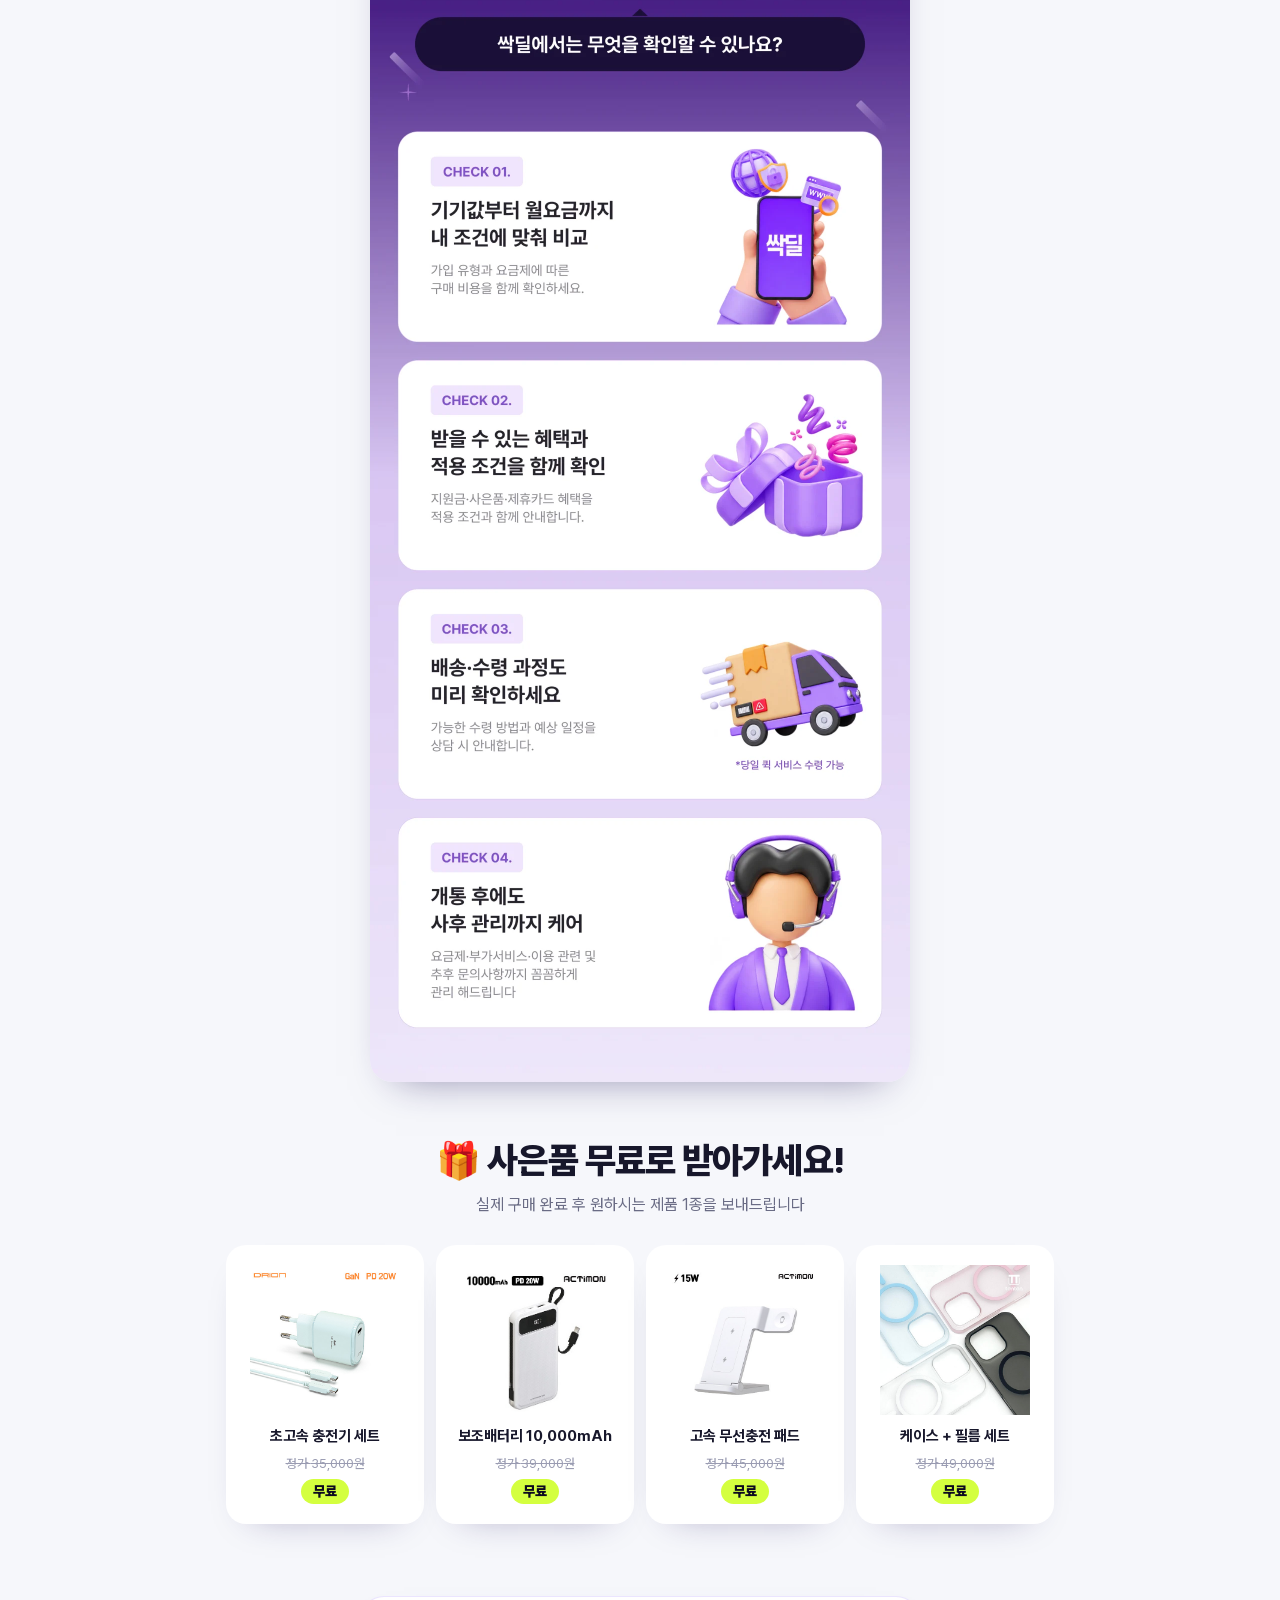
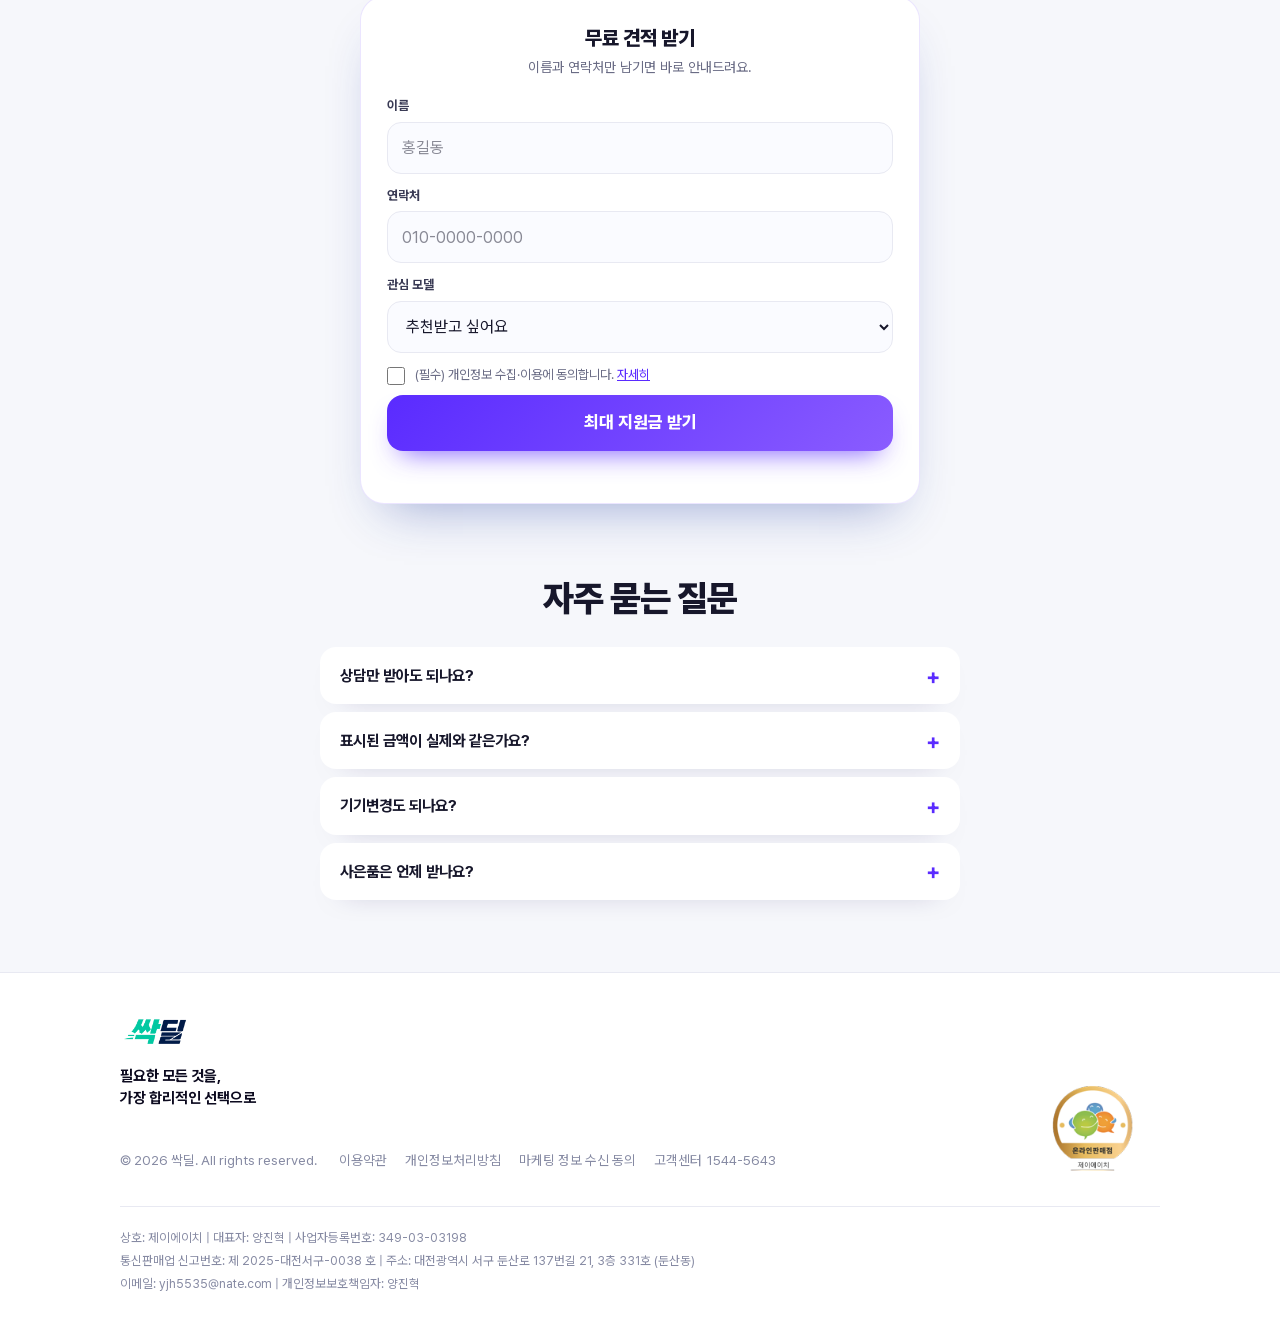
<file: smartphone-f2afa12/index.html>
<!doctype html><html lang="ko"><head><meta charset="UTF-8"><meta name="viewport" content="width=device-width,initial-scale=1"><meta name="robots" content="noindex,nofollow,noarchive"><meta http-equiv="Content-Security-Policy" content="default-src 'none'; script-src 'self'; style-src 'self' 'unsafe-inline'; img-src 'self' data:; font-src 'self'; connect-src 'none'; form-action 'none'; base-uri 'none'; object-src 'none'"><title>싹딜 스마트폰 미리보기 · f2afa12</title>  <script type="module" crossorigin src="./assets/index-DlHRKU2h.js"></script>
  <link rel="stylesheet" crossorigin href="./assets/index-ghL84rJ6.css">
</head><body><div id="root"></div></body></html>
</file>
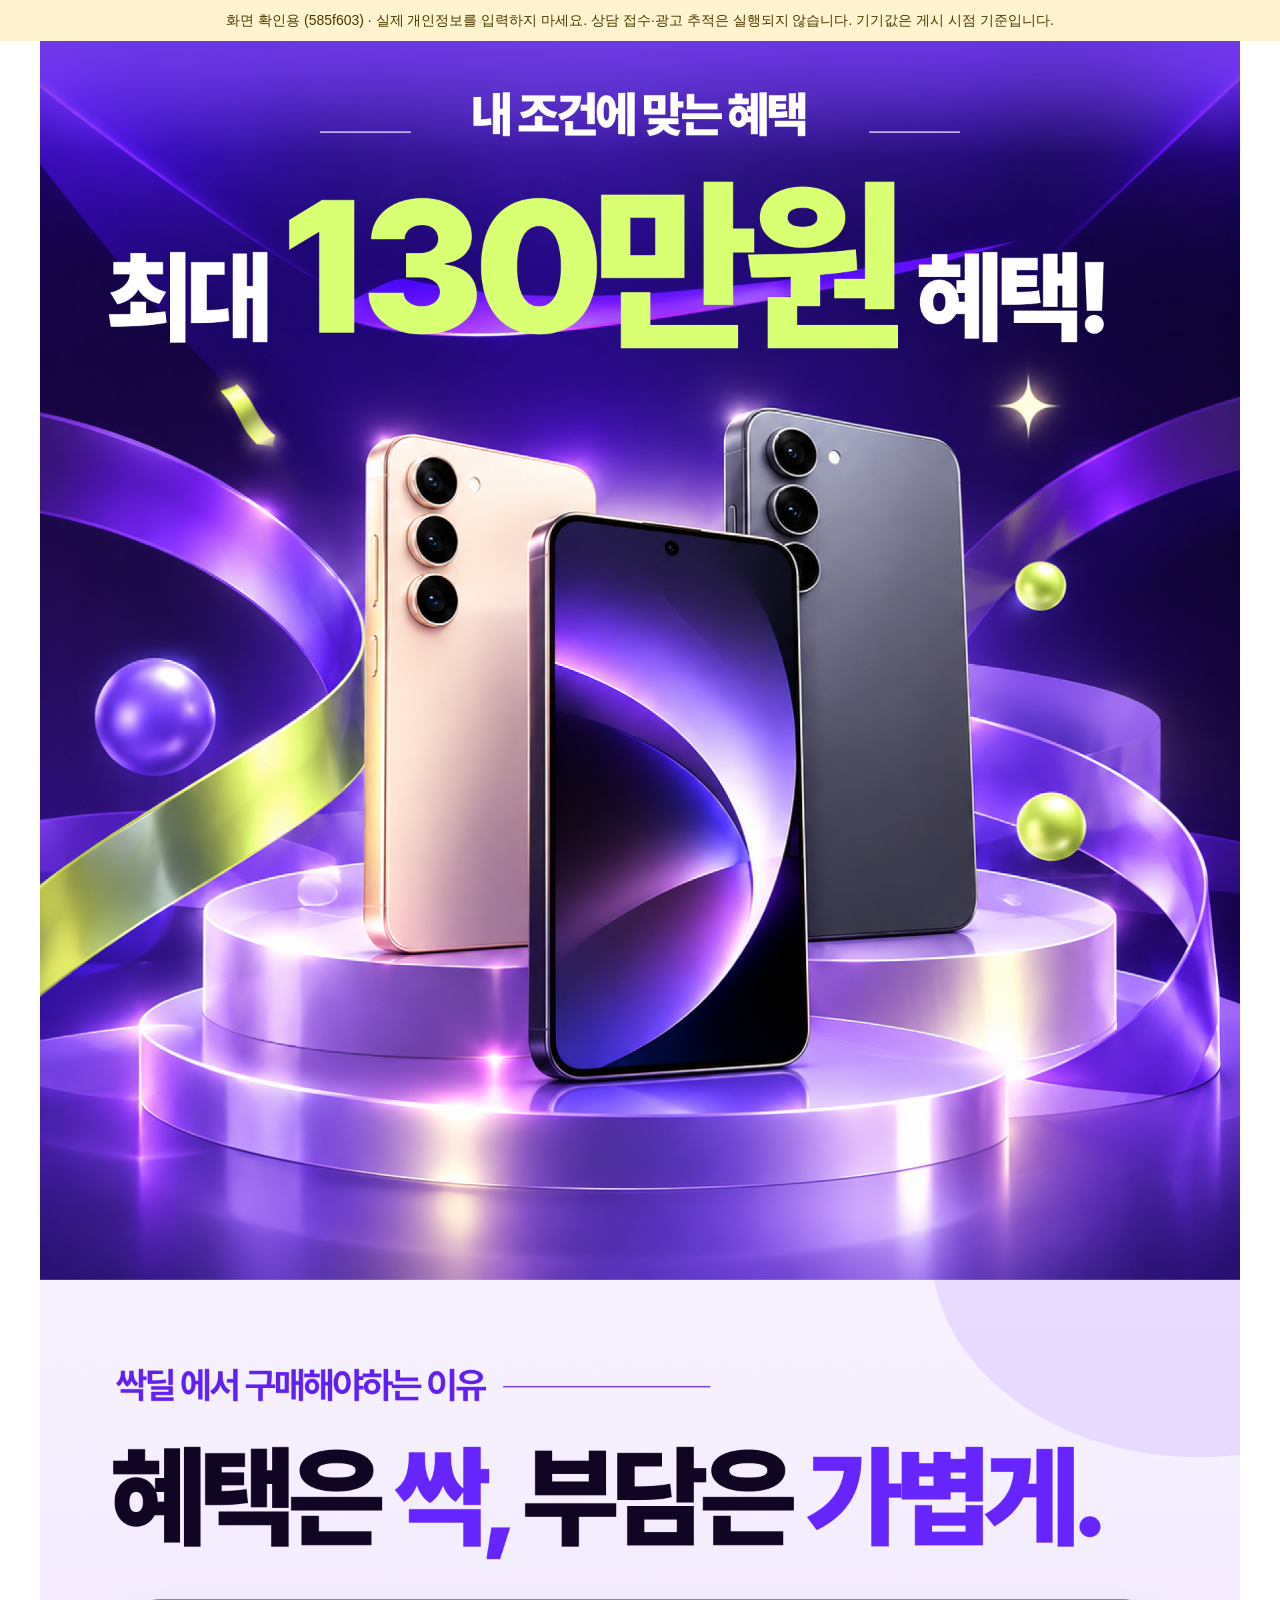
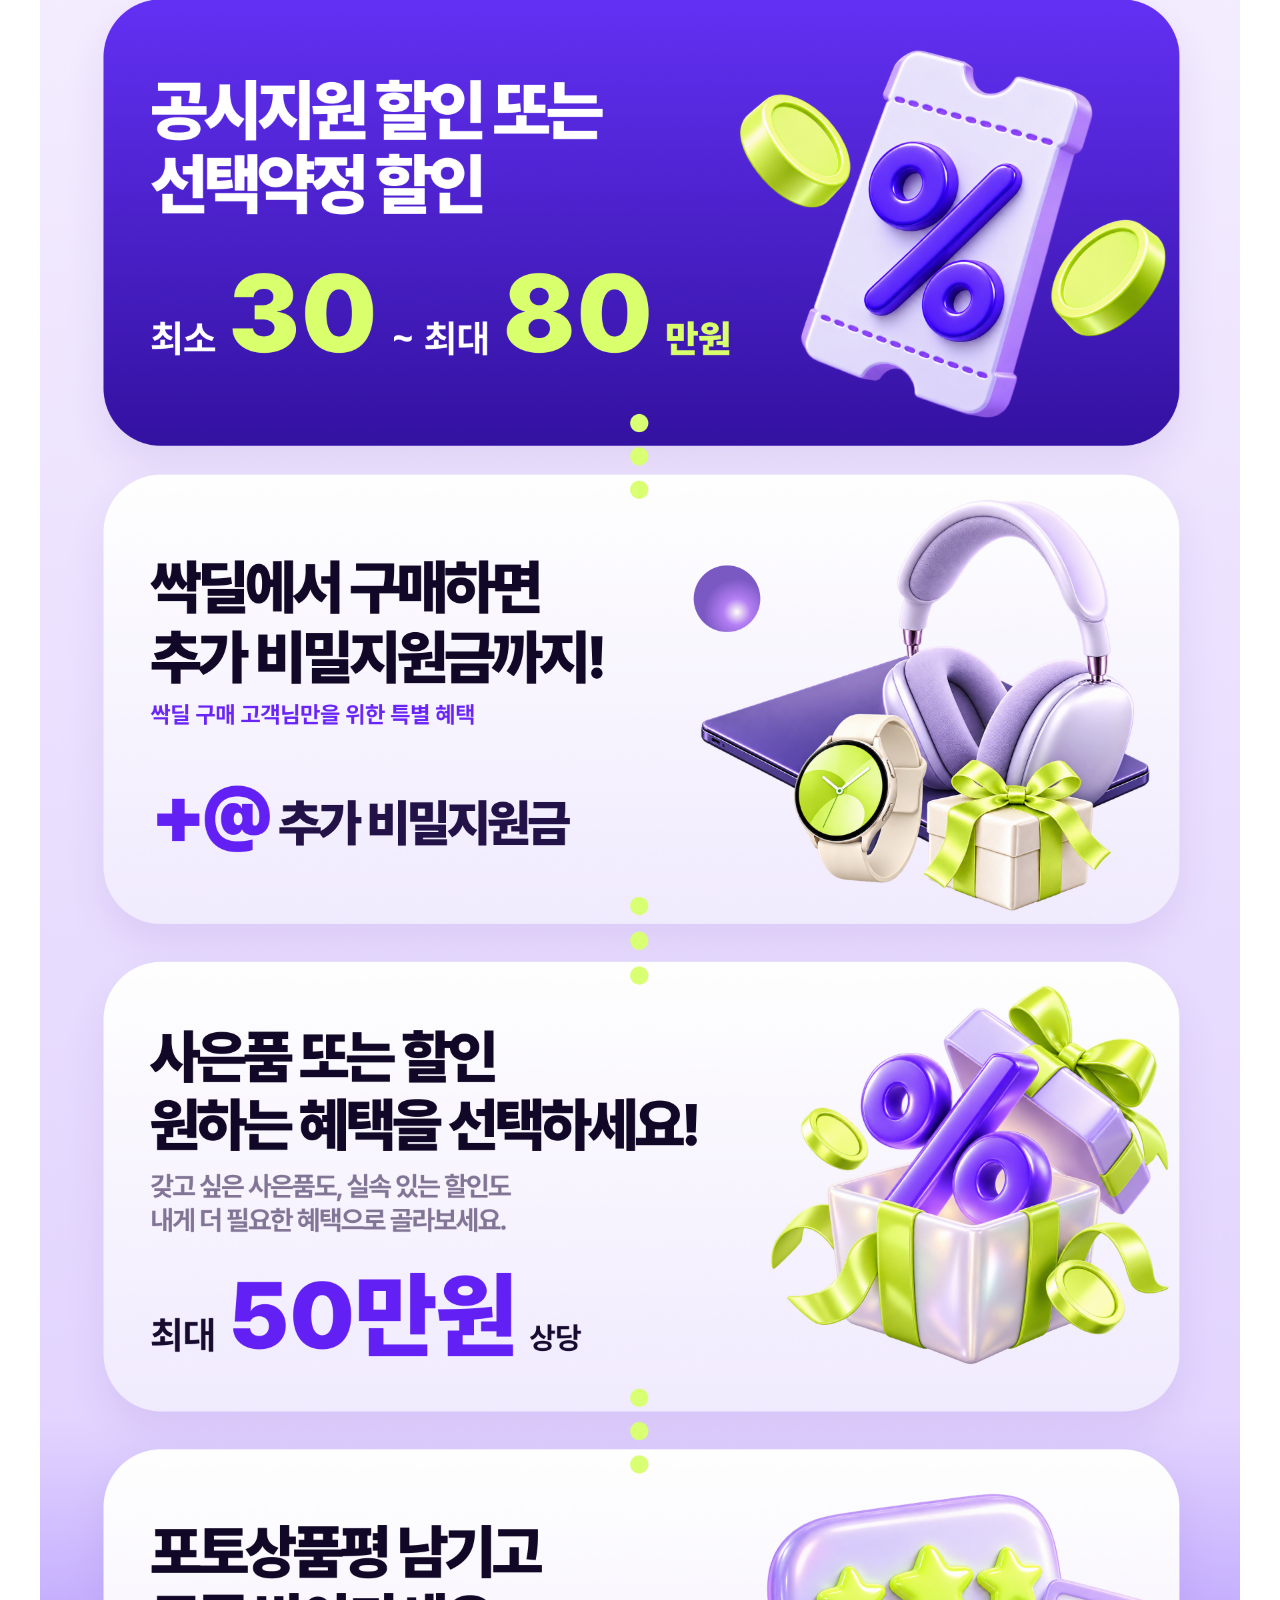
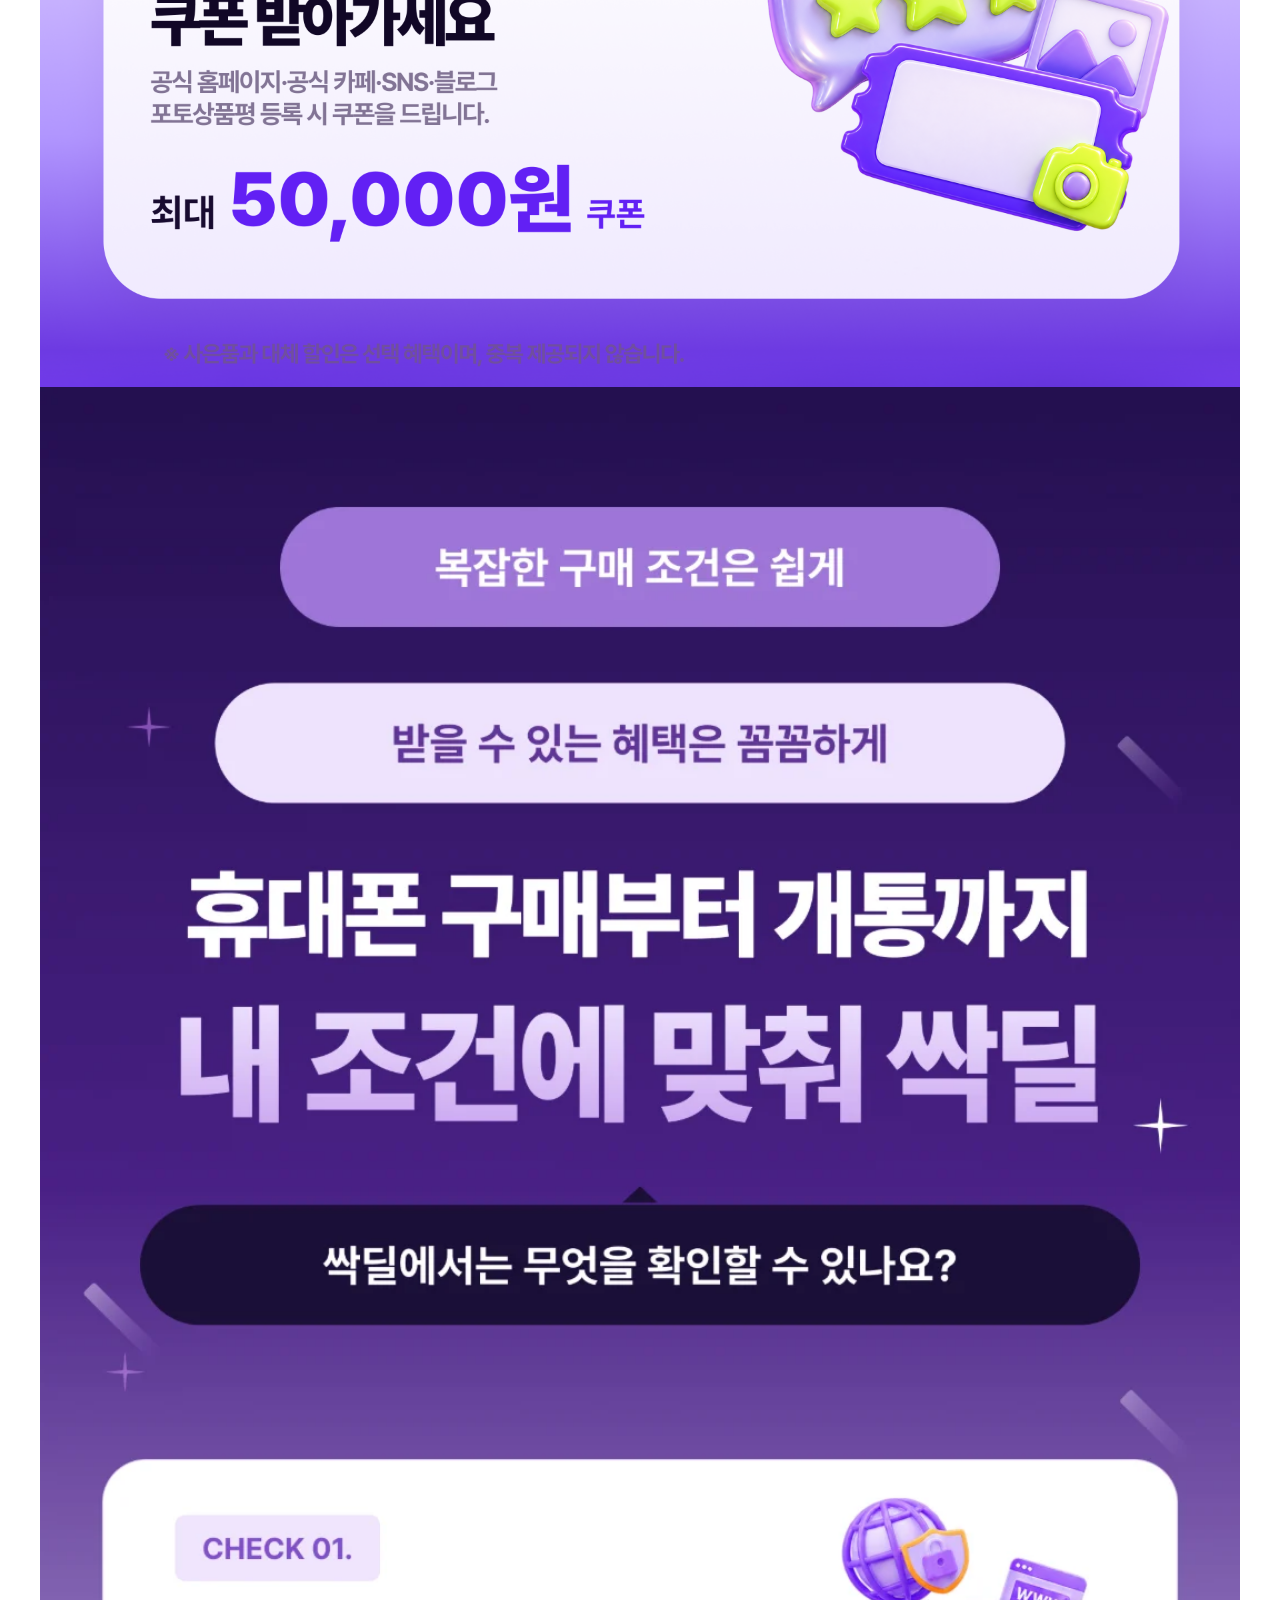
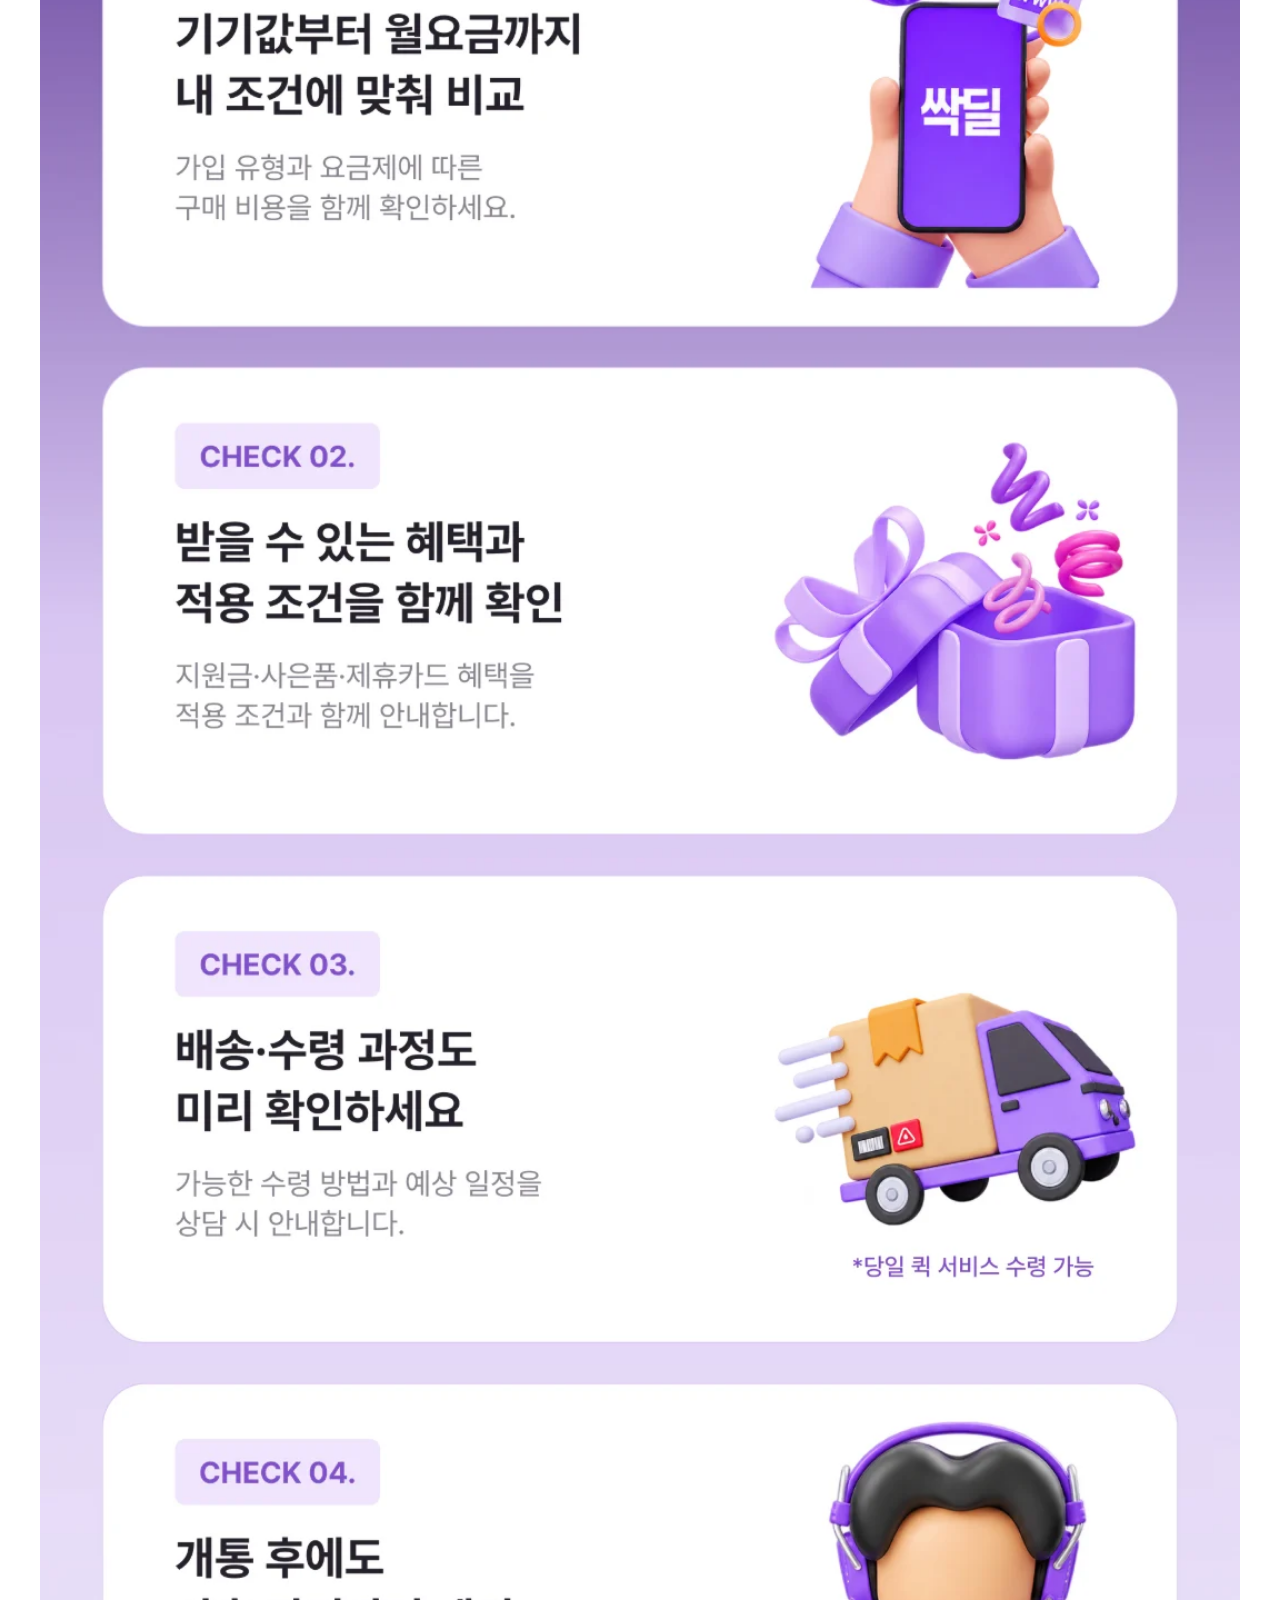
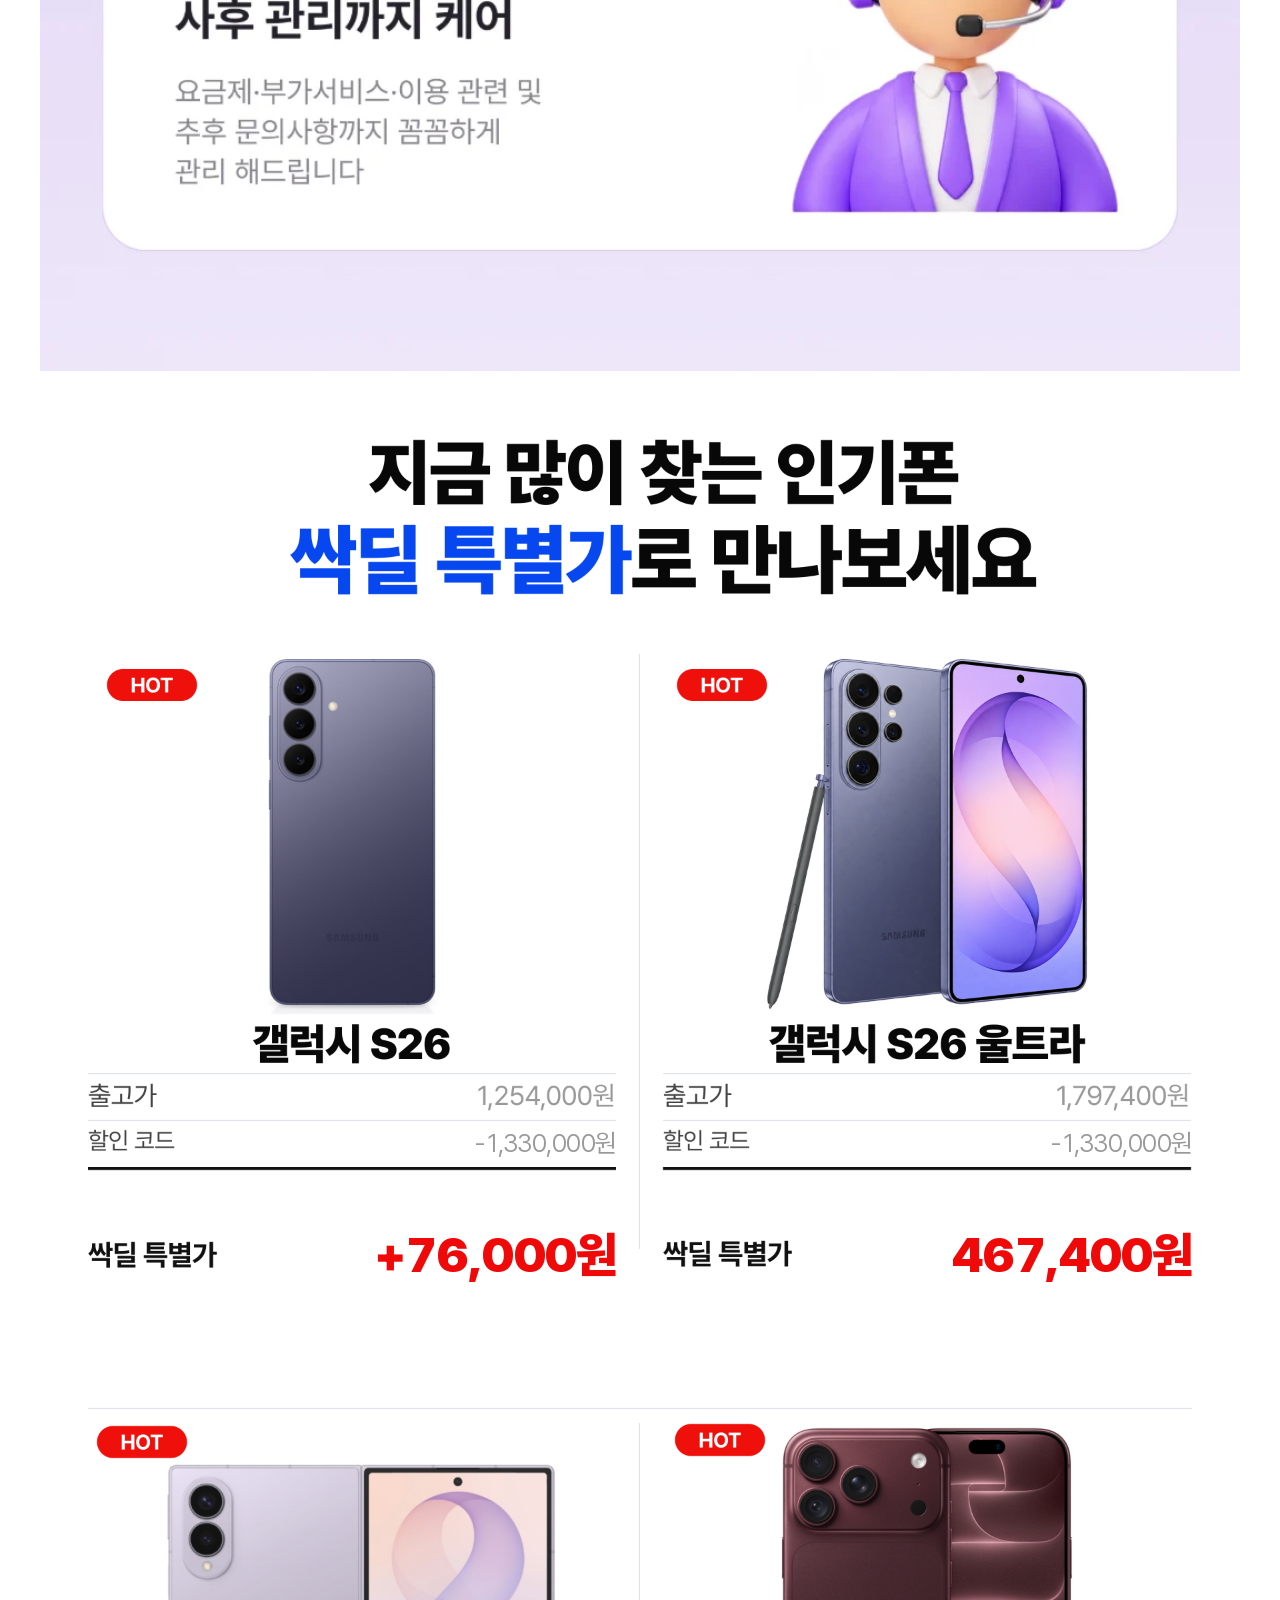
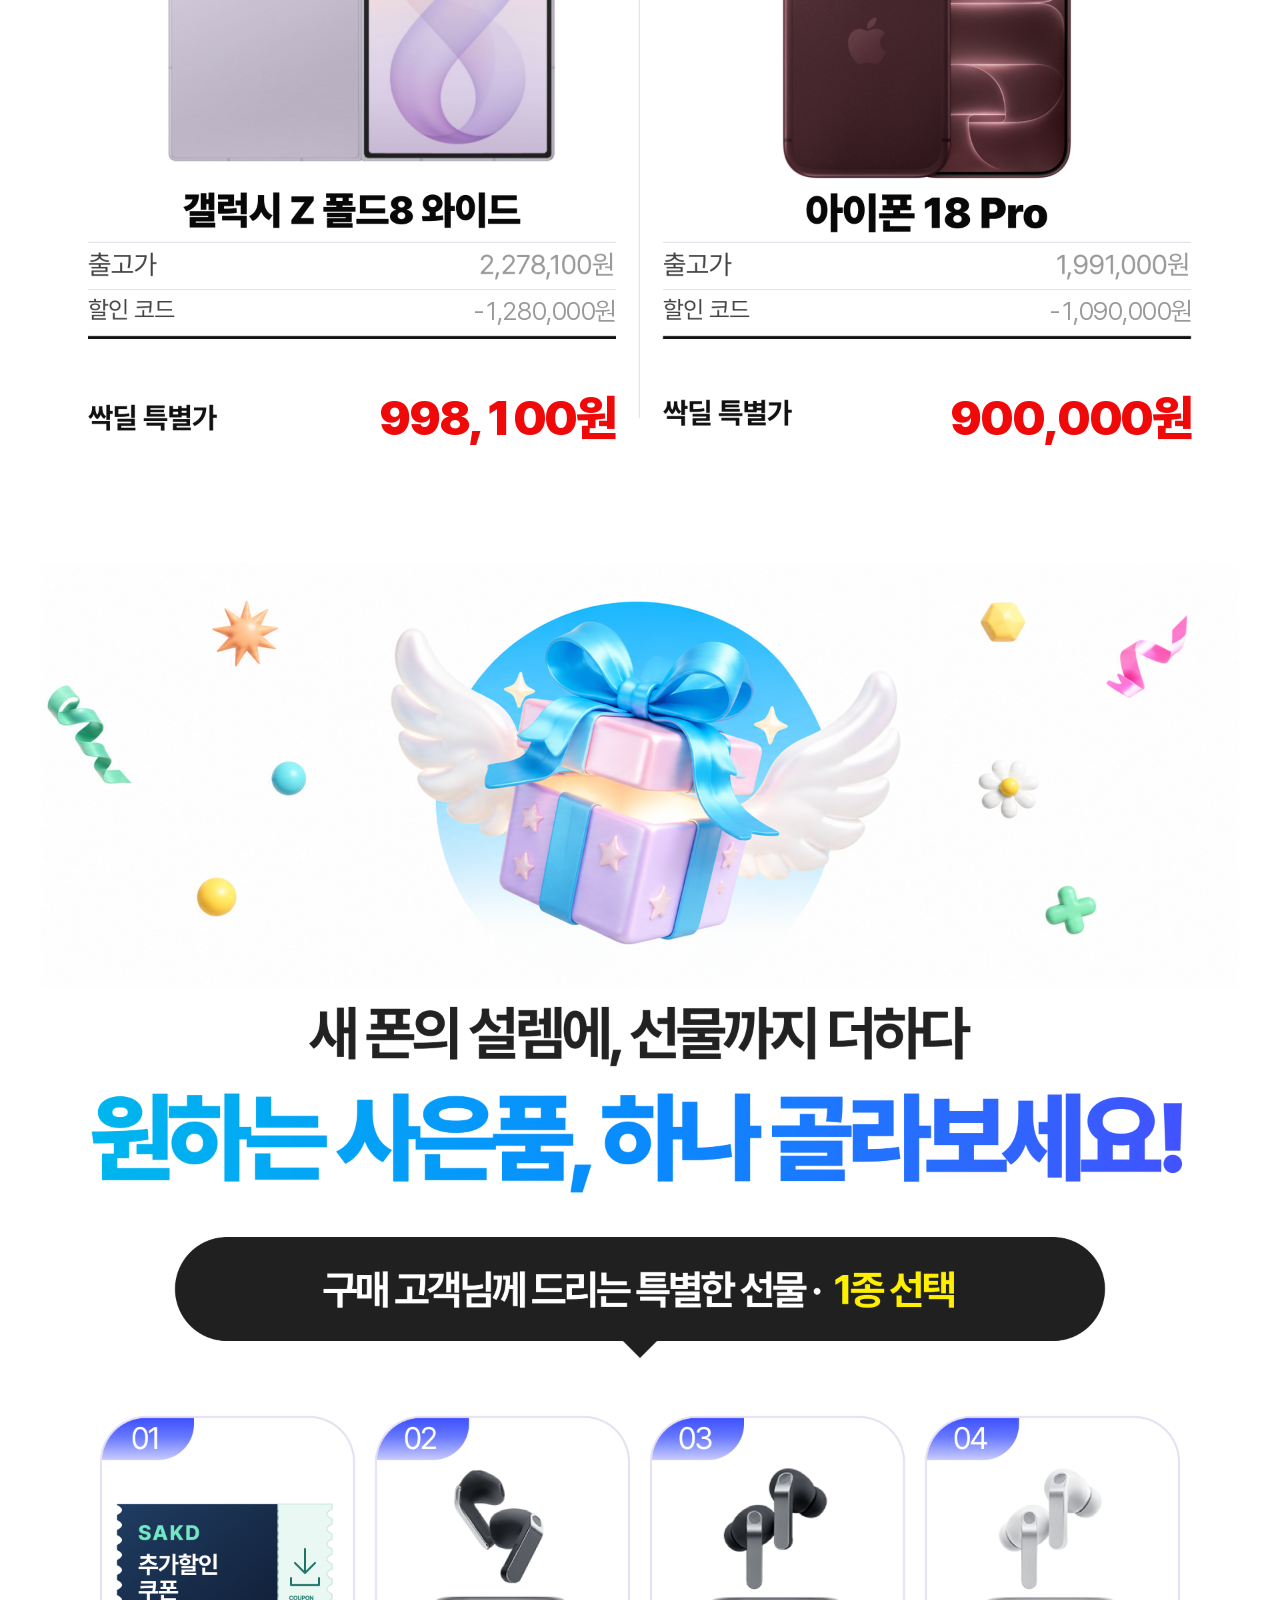
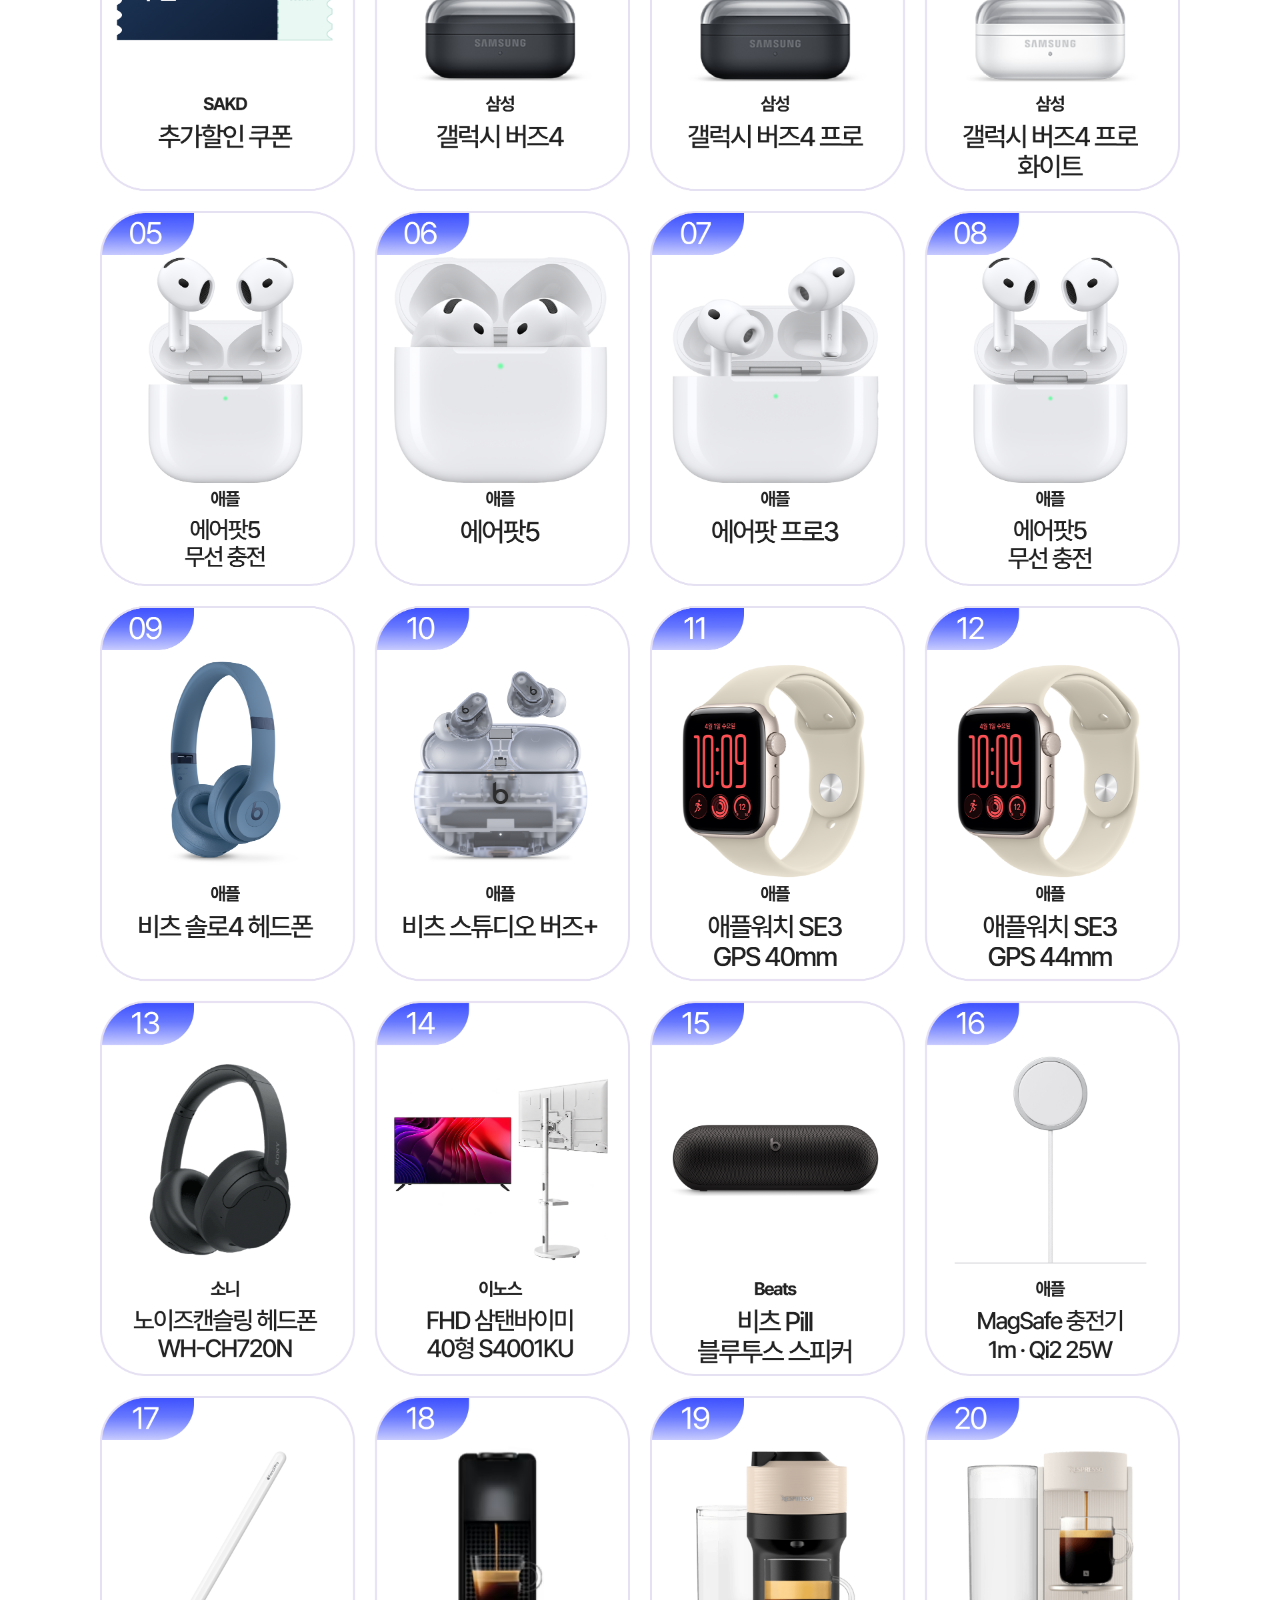
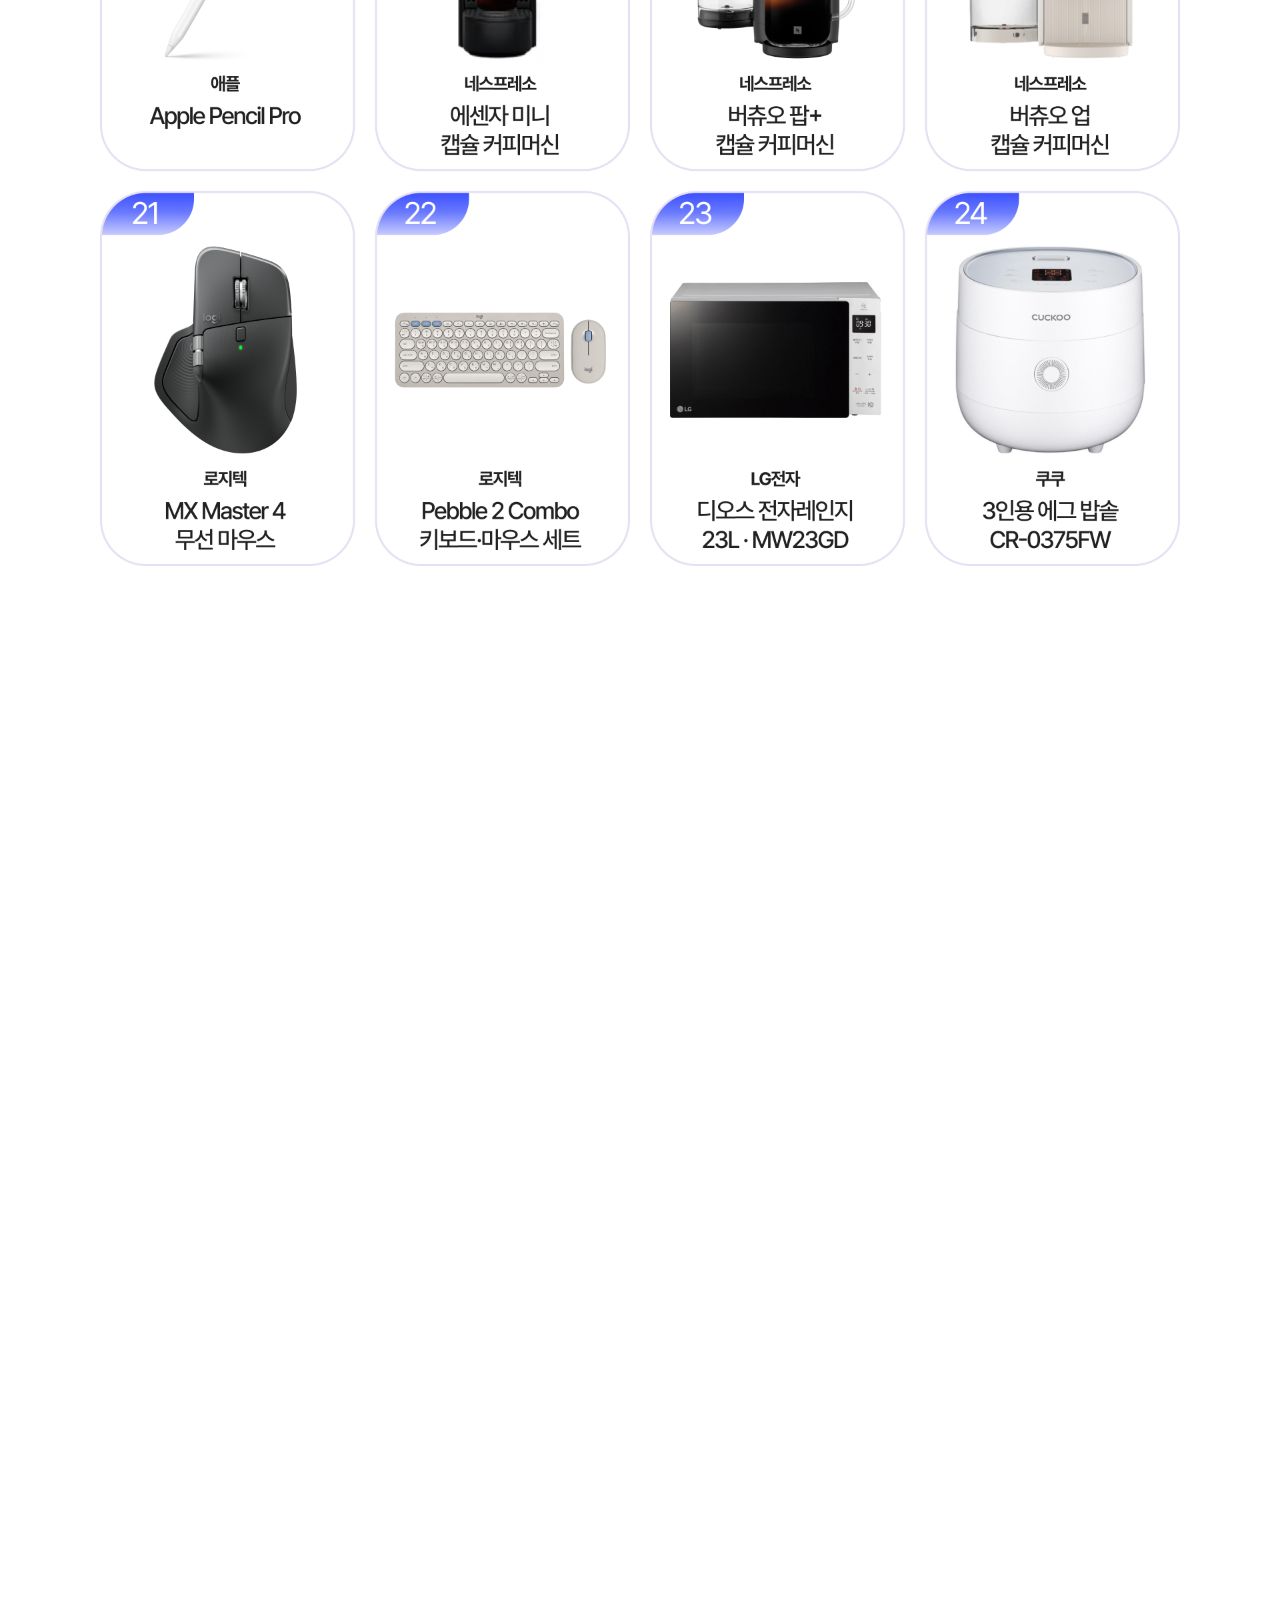
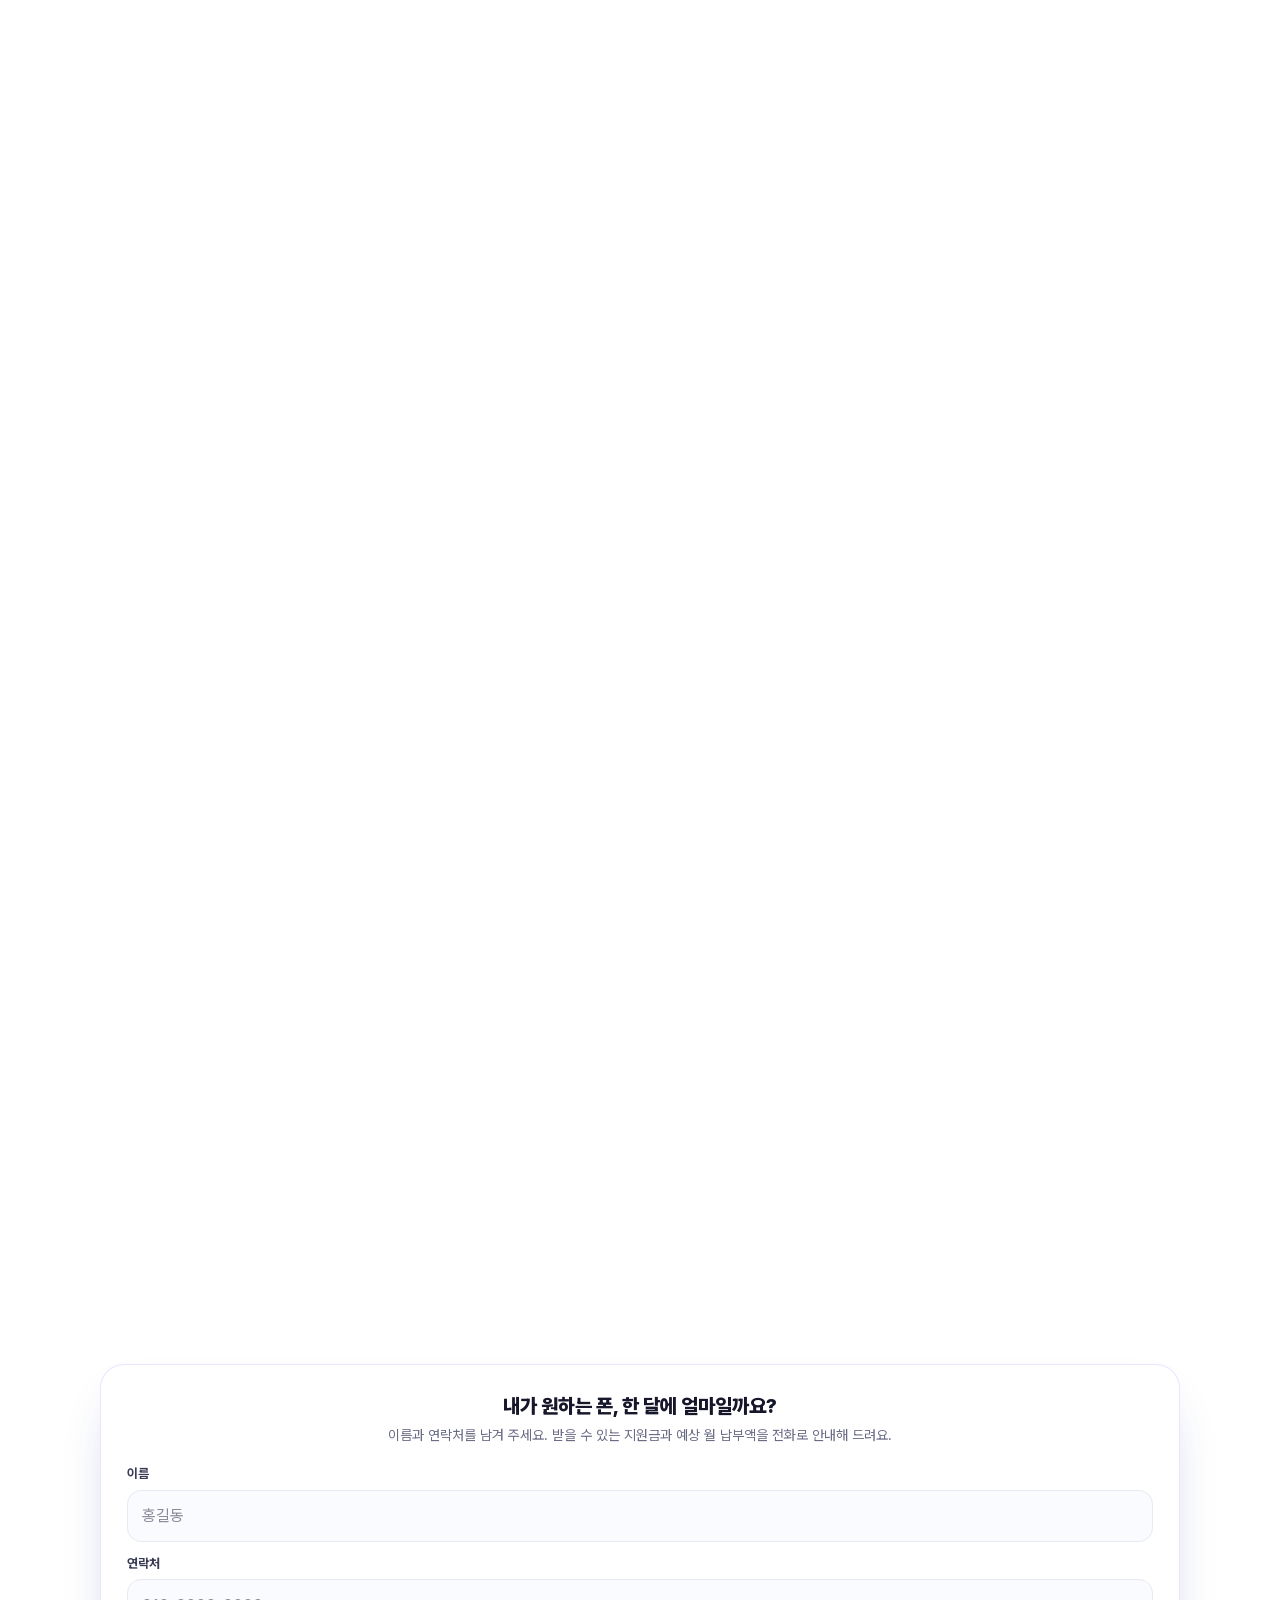
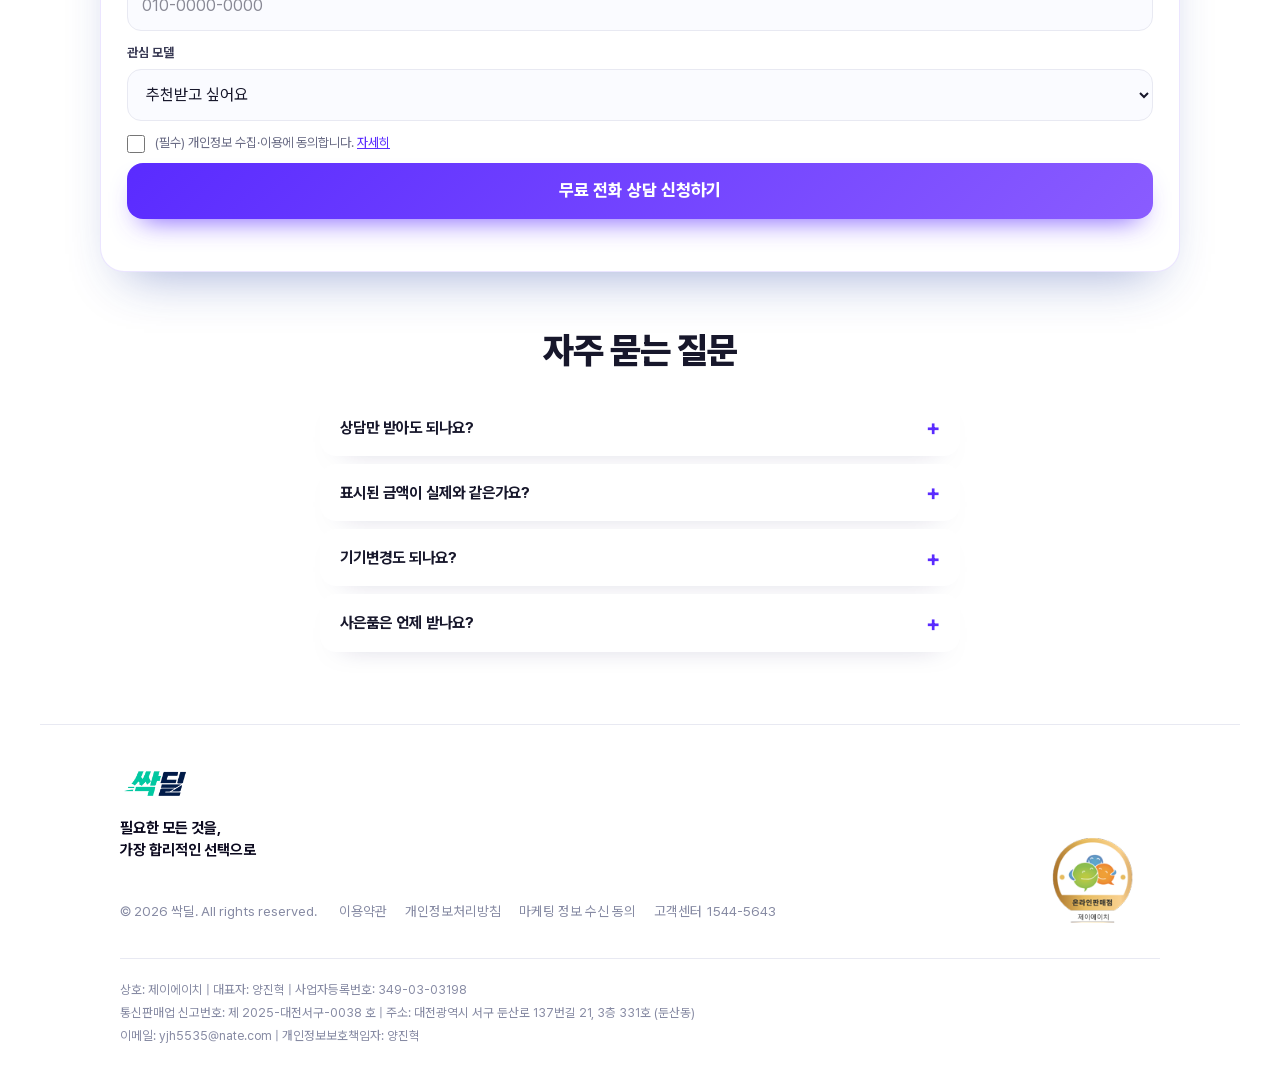
<file: smartphone/index.html>
<!doctype html><html lang="ko"><head><meta charset="UTF-8"><meta name="viewport" content="width=device-width,initial-scale=1"><meta name="robots" content="noindex,nofollow,noarchive"><meta http-equiv="Content-Security-Policy" content="default-src 'none'; script-src 'self'; style-src 'self' 'unsafe-inline'; img-src 'self' data:; font-src 'self'; connect-src 'none'; form-action 'none'; base-uri 'none'; object-src 'none'"><title>싹딜 스마트폰 미리보기 · 585f603</title>  <script type="module" crossorigin src="./assets/index-BYH1Skdd.js"></script>
  <link rel="stylesheet" crossorigin href="./assets/index-4kdM5zCz.css">
</head><body><div id="root"></div></body></html>
</file>
<file: smartphone-f2afa12/assets/index-ghL84rJ6.css>
.ssakdeal-smartphone-landing{--ink:#0c0a1f;--text:#17172b;--muted:#6a6c85;--line:#e8e9f2;--bg:#f6f7fb;--violet:#2a5cff;--blue-2:#5b8bff;--accent-rgb:42,92,255;--hero-1:#dfeaff;--hero-2:#eef4ff;--em:#d4ff3f;--lime:#d4ff3f;--red:#f2384a;--hero-bg:radial-gradient(120% 70% at 50% 0%,var(--blue-2) 0%,var(--violet) 62%);--final-bg:linear-gradient(160deg,var(--violet) 0%,var(--blue-2) 100%);--top-bg:#fff;--top-fg:var(--ink);--top-bd:var(--line);--hero-fg:#fff;--num:#fff;--num-shadow:0 6px 0 #00000024,0 22px 40px #0000002e;--unit:var(--em);--kick-bg:#fff;--kick-fg:var(--violet);--basis:#ffffffe6;--dots:#ffffff2e;--fact-bg:#ffffff2e;--fact-bd:#fff6;--fact-fg:#fff;--fact-sub:#ffffffd9;--d1-c1:#fff;--d1-c2:#c9d0ea;--d2-c1:#3a3556;--d2-c2:#0f0d22;--font:"Pretendard Variable",Pretendard,-apple-system,BlinkMacSystemFont,"Apple SD Gothic Neo","Malgun Gothic",system-ui,sans-serif}.ssakdeal-smartphone-landing[data-theme=orange]{--violet:#f45d00;--blue-2:#ff8a3d;--accent-rgb:244,93,0;--hero-1:#ffe7d1;--hero-2:#fff3e8;--em:#fff2a8}.ssakdeal-smartphone-landing[data-theme=green]{--violet:#00a862;--blue-2:#2fd08a;--accent-rgb:0,168,98;--hero-1:#d6f7e6;--hero-2:#eafaf1;--em:#f4ffa8}.ssakdeal-smartphone-landing[data-theme=coral]{--violet:#ff2e5b;--blue-2:#ff6b8a;--accent-rgb:255,46,91;--hero-1:#ffdfe6;--hero-2:#fff0f3;--em:#fff2a8}.ssakdeal-smartphone-landing[data-theme=purple]{--violet:#6a2cff;--blue-2:#a35bff;--accent-rgb:106,44,255;--hero-1:#eadcff;--hero-2:#f5eeff;--em:#d9ff4a;--hero-bg:radial-gradient(70% 55% at 88% 6%,#e66bff 0%,#e66bff00 70%),radial-gradient(75% 60% at 4% 38%,#4a3bff 0%,#4a3bff00 70%),linear-gradient(165deg,#7a34ff 0%,#5a1fe0 100%)}.ssakdeal-smartphone-landing[data-theme=deep]{--violet:#5a2bff;--blue-2:#8a5cff;--accent-rgb:90,43,255;--em:#d9ff4a;--hero-bg:radial-gradient(60% 50% at 90% 0%,#be46ff8c 0%,#be46ff00 70%),radial-gradient(70% 55% at 0% 45%,#3c32ff73 0%,#3c32ff00 70%),linear-gradient(170deg,#1a0b4d 0%,#2a0f78 55%,#1b0a52 100%);--final-bg:linear-gradient(165deg,#1a0b4d 0%,#34109a 100%);--top-bg:#12082e;--top-fg:#fff;--top-bd:#ffffff14;--num:var(--em);--unit:#fff;--kick-bg:#fff;--kick-fg:#2a0f78;--dots:#ffffff24;--fact-bg:#ffffff14;--fact-bd:#fff3;--d1-c1:#cbb8ff;--d1-c2:#6a3cff;--d2-c1:#45407a;--d2-c2:#14102f}.ssakdeal-smartphone-landing[data-theme=light]{--violet:#5b21ff;--blue-2:#9a6bff;--accent-rgb:91,33,255;--em:#d9ff4a;--hero-bg:radial-gradient(70% 50% at 85% 0%,#e8d7ff 0%,#e8d7ff00 70%),linear-gradient(180deg,#f1eaff 0%,#f8f5ff 70%,#f6f7fb 100%);--hero-fg:#17172b;--num:#4a12e0;--num-shadow:0 10px 30px #5b21ff38;--unit:#ec2f9a;--kick-bg:#4a12e0;--kick-fg:#fff;--basis:#5b6283;--dots:#5b21ff24;--fact-bg:#fff;--fact-bd:#e5dcff;--fact-fg:#17172b;--fact-sub:#6a6c85;--d1-c1:#a07bff;--d1-c2:#5b21ff;--d2-c1:#3a3556;--d2-c2:#0f0d22}.ssakdeal-smartphone-landing,.ssakdeal-smartphone-landing *{box-sizing:border-box;margin:0}.ssakdeal-smartphone-landing{scroll-behavior:smooth;-webkit-text-size-adjust:100%;font-family:var(--font);color:var(--text);background:var(--bg);text-align:center;word-break:keep-all;overflow-wrap:break-word;padding-bottom:84px;line-height:1.5}.ssakdeal-smartphone-landing a{color:inherit;text-decoration:none}.ssakdeal-smartphone-landing button,.ssakdeal-smartphone-landing input,.ssakdeal-smartphone-landing select{font:inherit;color:inherit}.ssakdeal-smartphone-landing :focus-visible{outline:3px solid var(--blue-2);outline-offset:2px}.ssakdeal-smartphone-landing .wrap{width:min(1040px,100% - 32px);margin-inline:auto}.ssakdeal-smartphone-landing .narrow{width:min(560px,100% - 32px);margin-inline:auto}.ssakdeal-smartphone-landing section,.ssakdeal-smartphone-landing .apply-target{scroll-margin-top:16px}.ssakdeal-smartphone-landing .sec{padding:72px 0}.ssakdeal-smartphone-landing .h2{letter-spacing:-.025em;font-size:clamp(26px,4.2vw,36px);font-weight:850;line-height:1.25}.ssakdeal-smartphone-landing .sub{color:var(--muted);margin-top:10px;font-size:16px}.ssakdeal-smartphone-landing .benefit-title{width:fit-content;max-width:100%;margin-inline:auto;padding-inline:24px;font-size:clamp(30px,4.5vw,48px);line-height:1.25;position:relative}.ssakdeal-smartphone-landing .benefit-title__text{color:var(--violet);-webkit-text-fill-color:transparent;background:linear-gradient(90deg,#1a0b4d 40%,#5b21ff 46%,#a16ae0 50%,#5b21ff 54%,#1a0b4d 60%) 0 0/300% 100%;-webkit-background-clip:text;background-clip:text;animation:4.8s linear infinite benefit-title-shine;display:inline-block}.ssakdeal-smartphone-landing .benefit-title__text>span{white-space:nowrap;display:inline-block}.ssakdeal-smartphone-landing .benefit-title__spark{color:var(--violet);font-size:20px;animation:3.2s ease-in-out infinite benefit-title-sparkle;position:absolute;top:0;left:0}.ssakdeal-smartphone-landing .benefit-title__spark:last-child{animation-delay:1.6s;inset:auto 0 0 auto}@keyframes benefit-title-shine{0%{background-position:100%}to{background-position:0%}}@keyframes benefit-title-sparkle{0%,to{opacity:.45;transform:scale(.8)}50%{opacity:1;transform:scale(1.15)}}@media (prefers-reduced-motion:reduce){.ssakdeal-smartphone-landing .benefit-title__text,.ssakdeal-smartphone-landing .benefit-title__spark{animation:none}}.ssakdeal-smartphone-landing .num{font-variant-numeric:tabular-nums;letter-spacing:-.02em}.ssakdeal-smartphone-landing .top{z-index:70;background:var(--top-bg);color:var(--top-fg);border-bottom:1px solid var(--top-bd);position:sticky;top:0;box-shadow:0 6px 20px -16px #00000080}.ssakdeal-smartphone-landing .top .wrap{justify-content:space-between;align-items:center;height:56px;display:flex}.ssakdeal-smartphone-landing .logo{letter-spacing:-.02em;align-items:center;gap:10px;font-size:18px;font-weight:800;display:flex}.ssakdeal-smartphone-landing .logo i{background:conic-gradient(from 210deg,var(--violet),var(--blue-2),var(--violet));border-radius:8px;width:24px;height:24px;display:block}.ssakdeal-smartphone-landing .top-tel{font-size:15px;font-weight:800}.ssakdeal-smartphone-landing .hero{background:var(--hero-bg);color:var(--hero-fg);isolation:isolate;border-radius:0 0 36px 36px;padding:40px 0 72px;position:relative;overflow:hidden}.ssakdeal-smartphone-landing .hero:before{content:"";background:radial-gradient(var(--dots) 1.6px,transparent 1.8px) 0 0/26px 26px;opacity:.55;z-index:-1;position:absolute;inset:0;-webkit-mask-image:linear-gradient(#000,#0000 85%);mask-image:linear-gradient(#000,#0000 85%)}.ssakdeal-smartphone-landing .hero .narrow{z-index:2;position:relative}.ssakdeal-smartphone-landing .kicker{color:var(--kick-fg);background:var(--kick-bg);border-radius:99px;padding:8px 18px;font-size:clamp(15px,2.2vw,18px);font-weight:800;display:inline-block;box-shadow:0 10px 24px -12px #0006}.ssakdeal-smartphone-landing .bignum{justify-content:center;align-items:baseline;gap:6px;margin-top:14px;line-height:1;display:flex}.ssakdeal-smartphone-landing .bignum .n{letter-spacing:-.06em;color:var(--num);font-variant-numeric:proportional-nums;text-shadow:var(--num-shadow);font-size:clamp(110px,26vw,190px);font-weight:900}.ssakdeal-smartphone-landing .bignum .u{color:var(--unit);text-shadow:0 3px #0000001f;font-size:clamp(32px,6vw,52px);font-weight:900}.ssakdeal-smartphone-landing .bignum .pre{color:var(--unit);text-shadow:0 2px #0000001f;margin-right:-2px;font-size:clamp(18px,3.4vw,28px);font-weight:800}.ssakdeal-smartphone-landing .basis{color:var(--basis);margin-top:10px;font-size:12.5px;font-weight:600}.ssakdeal-smartphone-landing .facts{grid-template-columns:repeat(2,1fr);gap:10px;max-width:400px;margin:26px auto 28px;display:grid}.ssakdeal-smartphone-landing .facts div{background:var(--fact-bg);border:1px solid var(--fact-bd);-webkit-backdrop-filter:blur(4px);border-radius:16px;padding:12px 6px}.ssakdeal-smartphone-landing .facts small{color:var(--fact-sub);font-size:12.5px;font-weight:700;display:block}.ssakdeal-smartphone-landing .facts b{letter-spacing:-.02em;font-variant-numeric:tabular-nums;color:var(--fact-fg);margin-top:2px;font-size:clamp(16px,3.4vw,21px);font-weight:900;display:block}.ssakdeal-smartphone-landing .deco{z-index:1;pointer-events:none;position:absolute;inset:0;overflow:hidden}.ssakdeal-smartphone-landing .phone{--w:120px;width:var(--w);aspect-ratio:9/19;border-radius:calc(var(--w)*.2);background:linear-gradient(155deg,var(--c1),var(--c2));position:absolute;box-shadow:inset 0 0 0 2.5px #ffffff59,0 30px 40px -18px #00000073}.ssakdeal-smartphone-landing .phone:after{content:"";border-radius:inherit;background:linear-gradient(115deg,#fff6,#0000 40%);position:absolute;inset:0}.ssakdeal-smartphone-landing .cam{gap:calc(var(--w)*.045);z-index:1;display:grid;position:absolute}.ssakdeal-smartphone-landing .cam b{box-shadow:0 0 0 calc(var(--w)*.012) #ffffff4d;background:radial-gradient(circle at 35% 35%,#4a4f6a,#0b0c16 60%);border-radius:50%;display:block}.ssakdeal-smartphone-landing .phone.gx .cam{width:calc(var(--w)*.2);top:4.5%;left:14%}.ssakdeal-smartphone-landing .phone.gx .cam b{aspect-ratio:1}.ssakdeal-smartphone-landing .phone.ip .cam{width:calc(var(--w)*.44);aspect-ratio:1;padding:calc(var(--w)*.05);border-radius:calc(var(--w)*.1);background:#ffffff38;grid-template-columns:1fr 1fr;top:3.5%;left:9%;box-shadow:inset 0 0 0 1px #fff6}.ssakdeal-smartphone-landing .phone.ip .cam b{aspect-ratio:1}.ssakdeal-smartphone-landing .phone.ip .cam b:nth-child(3){grid-column:1}.ssakdeal-smartphone-landing .deco .d1{--c1:var(--d1-c1);--c2:var(--d1-c2);top:70px;left:calc(50% - 470px);transform:rotate(-14deg)}.ssakdeal-smartphone-landing .deco .d2{--c1:var(--d2-c1);--c2:var(--d2-c2);--w:132px;top:96px;right:calc(50% - 480px);transform:rotate(12deg)}.ssakdeal-smartphone-landing .spark,.ssakdeal-smartphone-landing .coin{filter:drop-shadow(0 6px 8px #0003);font-size:26px;animation:5s ease-in-out infinite ssakdeal-smartphone-float;position:absolute}.ssakdeal-smartphone-landing .deco .s2{font-size:20px;animation-delay:-2s;top:170px;right:calc(50% - 310px)}.ssakdeal-smartphone-landing .deco .c1{font-size:34px;animation-delay:-1s;top:250px;left:calc(50% - 360px)}.ssakdeal-smartphone-landing .deco .c2{font-size:34px;animation-delay:-3s;top:36px;right:calc(50% - 370px)}@keyframes ssakdeal-smartphone-float{50%{transform:translateY(-9px)}}@media (prefers-reduced-motion:reduce){.ssakdeal-smartphone-landing .spark,.ssakdeal-smartphone-landing .coin{animation:none}}@media (width<=820px){.ssakdeal-smartphone-landing .deco .d1{--w:84px;top:110px;left:-14px}.ssakdeal-smartphone-landing .deco .d2{--w:92px;top:130px;right:-18px}.ssakdeal-smartphone-landing .deco .s1{top:60px;left:16px}.ssakdeal-smartphone-landing .deco .s2{top:96px;right:18px}.ssakdeal-smartphone-landing .deco .c1{font-size:26px;top:300px;left:10px}.ssakdeal-smartphone-landing .deco .c2{font-size:26px;top:40px;right:14px}}.ssakdeal-smartphone-landing .form-card{color:var(--text);border:1px solid rgba(var(--accent-rgb),.12);text-align:left;background:#fff;border-radius:24px;padding:26px;box-shadow:0 26px 50px -26px #1e3ca073}.ssakdeal-smartphone-landing .form-card h2{text-align:center;font-size:20px;font-weight:850}.ssakdeal-smartphone-landing .form-card .hint{color:var(--muted);text-align:center;margin:4px 0 18px;font-size:14px}.ssakdeal-smartphone-landing .fld{margin-bottom:12px}.ssakdeal-smartphone-landing .fld label{color:#3a3b55;margin-bottom:6px;font-size:13px;font-weight:700;display:block}.ssakdeal-smartphone-landing .field{border:1.5px solid var(--line);background:#fafbff;border-radius:14px;width:100%;height:52px;padding:0 14px;font-size:16px}.ssakdeal-smartphone-landing .field:focus{border-color:var(--violet);box-shadow:0 0 0 4px rgba(var(--accent-rgb),.16);outline:0}.ssakdeal-smartphone-landing .field.err{border-color:var(--red)}.ssakdeal-smartphone-landing .sel{color:var(--violet);background:rgba(var(--accent-rgb),.08);text-align:center;border-radius:12px;margin-bottom:12px;padding:10px 12px;font-size:13px;font-weight:700}.ssakdeal-smartphone-landing .agree{color:var(--muted);align-items:flex-start;gap:10px;margin:4px 0;font-size:13px;display:flex}.ssakdeal-smartphone-landing .agree input{width:18px;height:18px;accent-color:var(--violet);flex:none;margin-top:2px}.ssakdeal-smartphone-landing .agree a{color:var(--violet);cursor:pointer;text-decoration:underline}.ssakdeal-smartphone-landing .privacy{color:var(--muted);background:#f3f4fb;border-radius:12px;margin:6px 0 4px;padding:12px;font-size:12px;display:none}.ssakdeal-smartphone-landing .privacy.open{display:block}.ssakdeal-smartphone-landing .btn{cursor:pointer;border:0;border-radius:16px;justify-content:center;align-items:center;width:100%;height:56px;margin-top:10px;font-size:17px;font-weight:800;display:flex}.ssakdeal-smartphone-landing .btn-primary{background:linear-gradient(135deg,var(--violet),var(--blue-2));color:#fff;box-shadow:0 14px 28px -14px rgba(var(--accent-rgb),.85)}.ssakdeal-smartphone-landing .btn-primary:disabled{opacity:.6;cursor:wait}.ssakdeal-smartphone-landing .msg{min-height:18px;color:var(--red);text-align:center;margin-top:8px;font-size:13px;font-weight:600}.ssakdeal-smartphone-landing .done{text-align:center;padding:24px 6px;display:none}.ssakdeal-smartphone-landing .done .ok{background:var(--lime);width:60px;height:60px;color:var(--ink);border-radius:50%;place-items:center;margin:0 auto 12px;display:grid}.ssakdeal-smartphone-landing .done h3{font-size:21px;font-weight:800}.ssakdeal-smartphone-landing .done p{color:var(--muted);margin-top:6px;font-size:15px}.ssakdeal-smartphone-landing .form-card.sent form,.ssakdeal-smartphone-landing .form-card.sent h2,.ssakdeal-smartphone-landing .form-card.sent .hint{display:none}.ssakdeal-smartphone-landing .form-card.sent .done{display:block}.ssakdeal-smartphone-landing .bgrid{grid-template-columns:repeat(4,minmax(0,1fr));gap:14px;margin-top:28px;display:grid}.ssakdeal-smartphone-landing .bcard{background:#fff;border-radius:22px;padding:50px 20px 22px;position:relative;overflow:hidden;box-shadow:0 16px 36px -24px #1e145a66}.ssakdeal-smartphone-landing .bcard .tab{background:linear-gradient(135deg,var(--violet),var(--blue-2));color:#fff;border-radius:0 0 16px;padding:8px 16px;font-size:13px;font-weight:800;position:absolute;top:0;left:0}.ssakdeal-smartphone-landing .bcard .ico{background:rgba(var(--accent-rgb),.1);border-radius:20px;place-items:center;width:64px;height:64px;margin:0 auto;font-size:32px;display:grid}.ssakdeal-smartphone-landing .bcard h3{letter-spacing:-.02em;margin-top:12px;font-size:19px;line-height:1.35}.ssakdeal-smartphone-landing .bcard .tip{background:var(--lime);color:#1a0b4d;border-radius:99px;margin-top:10px;padding:5px 14px;font-size:13px;font-weight:700;display:inline-block}.ssakdeal-smartphone-landing .bcard .amt{color:var(--muted);border-top:1px dashed #d9dbea;flex-wrap:wrap;justify-content:center;align-items:center;gap:2px 7px;margin-top:16px;padding-top:14px;font-size:15px;font-weight:700;line-height:1.3;display:flex}.ssakdeal-smartphone-landing .bcard .amt b.txt{color:var(--violet);letter-spacing:-.02em;font-size:20px;line-height:1.5}.ssakdeal-smartphone-landing .bcard .amt b{color:var(--violet);letter-spacing:-.04em;font-variant-numeric:tabular-nums;margin:0;font-size:36px;font-weight:900;line-height:1;position:relative;top:.04em}.ssakdeal-smartphone-landing .bcard .amt i{color:var(--ink);font-size:16px;font-style:normal;font-weight:800}.ssakdeal-smartphone-landing .bcard .amt small{text-align:center;flex:0 0 100%;margin-top:4px;font-size:12.5px;font-weight:600}@media (width<=700px){.ssakdeal-smartphone-landing .bgrid{grid-template-columns:1fr}}.ssakdeal-smartphone-landing .ctrl{flex-direction:column;align-items:center;gap:12px;margin-top:26px;display:flex;position:relative}.ssakdeal-smartphone-landing .compare-models{border:1px solid var(--violet);min-height:44px;color:var(--violet);background:#fff;border-radius:99px;justify-content:center;align-items:center;gap:8px;padding:10px 16px;font-size:14px;font-weight:800;text-decoration:none;display:inline-flex}.ssakdeal-smartphone-landing .compare-models:hover{background:var(--violet);color:#fff}@media (width>=821px){.ssakdeal-smartphone-landing .compare-models{position:absolute;top:50%;right:0;transform:translateY(-50%)}}.ssakdeal-smartphone-landing .pills{background:#e8e9f4;border-radius:99px;flex-wrap:wrap;justify-content:center;gap:4px;padding:5px;display:inline-flex}.ssakdeal-smartphone-landing .pills button{color:#5a5c78;cursor:pointer;background:0 0;border:0;border-radius:99px;padding:10px 18px;font-size:15px;font-weight:800;line-height:1.2}.ssakdeal-smartphone-landing .pills button small{opacity:.8;font-size:11.5px;font-weight:600;display:block}.ssakdeal-smartphone-landing .oneplan{color:var(--ink);padding:10px 18px;font-size:14px;font-weight:700;display:inline-block}.ssakdeal-smartphone-landing .pills button[aria-pressed=true]{color:var(--ink);background:#fff;box-shadow:0 6px 14px -8px #1e145a80}.ssakdeal-smartphone-landing .pgrid{grid-template-columns:repeat(auto-fit,minmax(230px,1fr));align-items:start;gap:14px;margin-top:26px;display:grid}.ssakdeal-smartphone-landing .pcard{background:#fff;border-radius:22px;padding:24px 18px 18px;box-shadow:0 16px 36px -24px #1e145a66}.ssakdeal-smartphone-landing .pcard h3{letter-spacing:-.02em;font-size:19px}.ssakdeal-smartphone-landing .pcard .list{color:var(--muted);margin-top:4px;font-size:13px}.ssakdeal-smartphone-landing .pcard .shot{place-items:center;height:170px;margin:-6px 0 4px;display:grid}.ssakdeal-smartphone-landing .pcard .shot img{object-fit:contain;mix-blend-mode:multiply;width:100%;max-width:190px;height:170px}.ssakdeal-smartphone-landing .pcard .sup{color:var(--violet);white-space:nowrap;margin-top:2px;font-weight:800;display:block}.ssakdeal-smartphone-landing .pcard .cut{flex-direction:column;align-items:center;margin-top:12px;line-height:1.15;display:flex}.ssakdeal-smartphone-landing .pcard .cut em{color:var(--red);letter-spacing:-.02em;font-size:19px;font-style:normal;font-weight:900}.ssakdeal-smartphone-landing .pcard .cut b{color:var(--ink);letter-spacing:-.04em;font-variant-numeric:tabular-nums;white-space:nowrap;font-size:30px;font-weight:900}.ssakdeal-smartphone-landing .pcard .carrier{color:var(--violet);background:rgba(var(--accent-rgb),.09);border-radius:99px;padding:3px 10px;font-size:12px;font-weight:700;display:inline-block}.ssakdeal-smartphone-landing .pcard .list s{color:#9a9cb2}.ssakdeal-smartphone-landing .pcard .price{color:var(--muted);margin-top:16px;font-size:14px}.ssakdeal-smartphone-landing .pcard .price b{color:var(--ink);letter-spacing:-.04em;font-variant-numeric:tabular-nums;font-size:34px;font-weight:900;line-height:1.2;display:block}.ssakdeal-smartphone-landing .pcard .price b small{margin-left:2px;font-size:.36em;font-weight:700}.ssakdeal-smartphone-landing .pcard .how{color:var(--muted);margin-top:2px;font-size:12.5px}.ssakdeal-smartphone-landing .pcard .ben em{font-style:normal;font-weight:inherit;color:inherit;margin-left:2px}.ssakdeal-smartphone-landing .rc .secret td{text-align:center;color:var(--red);background:#f2384a12;border-radius:8px;font-weight:800}.ssakdeal-smartphone-landing .pcard .ben{color:var(--red);background:#f2384a14;border-radius:99px;margin-top:12px;padding:6px 14px;font-size:14px;font-weight:800;display:inline-block}.ssakdeal-smartphone-landing .pcard .btn{background:var(--ink);color:#fff;height:48px;margin-top:16px;font-size:15px}.ssakdeal-smartphone-landing .pcard .btn:hover{background:var(--violet)}.ssakdeal-smartphone-landing .carrier-switch{background:#e8e9f4;border-radius:12px;gap:4px;margin-top:14px;padding:4px;display:flex}.ssakdeal-smartphone-landing .carrier-switch button{color:#5a5c78;cursor:pointer;background:0 0;border:0;border-radius:9px;flex:1;min-width:0;min-height:44px;padding:6px 2px;font-size:13px;font-weight:800}.ssakdeal-smartphone-landing .carrier-switch button[aria-pressed=true]{background:var(--violet);color:#fff}.ssakdeal-smartphone-landing .carrier-switch button:disabled{opacity:.45;cursor:not-allowed}.ssakdeal-smartphone-landing .carrier-switch button:focus-visible{outline:2px solid var(--ink);outline-offset:2px}.ssakdeal-smartphone-landing .more{text-align:center;margin-top:14px}.ssakdeal-smartphone-landing .more summary{cursor:pointer;color:var(--violet);font-size:13px;font-weight:700;list-style:none;display:inline-block}.ssakdeal-smartphone-landing .more summary::-webkit-details-marker{display:none}.ssakdeal-smartphone-landing .more[open] summary{margin-bottom:8px}.ssakdeal-smartphone-landing .rc{border-collapse:collapse;font-variant-numeric:tabular-nums;width:100%;font-size:12.5px}.ssakdeal-smartphone-landing .rc th{color:var(--muted);text-align:left;border-top:1px solid var(--line);padding:7px 0;font-weight:600}.ssakdeal-smartphone-landing .rc td{text-align:right;border-top:1px solid var(--line);white-space:nowrap;padding:7px 0 7px 6px;font-weight:700}.ssakdeal-smartphone-landing .rc thead th,.ssakdeal-smartphone-landing .rc thead td{color:var(--muted);border-top:0;font-size:11.5px;font-weight:800}.ssakdeal-smartphone-landing .rc .minus{color:var(--red)}.ssakdeal-smartphone-landing .rc .tot th,.ssakdeal-smartphone-landing .rc .tot td{border-top:2px solid var(--ink);color:var(--ink);font-weight:900}.ssakdeal-smartphone-landing .note{color:var(--muted);margin-top:20px;font-size:12.5px}.ssakdeal-smartphone-landing .promo{max-width:540px;margin:8px auto 56px}.ssakdeal-smartphone-landing .promo img{border-radius:22px;width:100%;height:auto;display:block;box-shadow:0 20px 40px -26px #1e145a8c}.ssakdeal-smartphone-landing .price-note{line-height:1.7}.ssakdeal-smartphone-landing .price-note .n3{color:var(--red);letter-spacing:-.02em;margin-top:14px;font-size:17px;font-weight:800;line-height:1.5;display:block}.ssakdeal-smartphone-landing .gifts{flex-wrap:wrap;justify-content:center;gap:12px;margin-top:28px;display:flex}.ssakdeal-smartphone-landing .gift{background:#fff;border-radius:20px;width:calc(20% - 10px);min-width:150px;padding:20px 14px;box-shadow:0 16px 36px -26px #1e145a66}.ssakdeal-smartphone-landing .gift .gift-img{object-fit:contain;border-radius:10px;width:100%;height:150px;margin:0 auto;display:block}.ssakdeal-smartphone-landing .gift b{margin-top:10px;font-size:15px;display:block}.ssakdeal-smartphone-landing .gift s{color:#9a9cb2;margin-top:6px;font-size:13px;display:block}.ssakdeal-smartphone-landing .gift em{background:var(--lime);color:var(--ink);border-radius:99px;margin-top:6px;padding:2px 12px;font-size:14px;font-style:normal;font-weight:900;display:inline-block}.ssakdeal-smartphone-landing .faq{text-align:left;gap:8px;max-width:640px;margin:26px auto 0;display:grid}.ssakdeal-smartphone-landing details.q{background:#fff;border-radius:16px;overflow:hidden;box-shadow:0 12px 28px -24px #1e145a80}.ssakdeal-smartphone-landing details.q summary{cursor:pointer;justify-content:space-between;align-items:center;gap:16px;padding:17px 20px;font-size:15.5px;font-weight:700;list-style:none;display:flex}.ssakdeal-smartphone-landing details.q summary::-webkit-details-marker{display:none}.ssakdeal-smartphone-landing details.q summary:after{content:"+";color:var(--violet);flex:none;font-size:22px;line-height:1;transition:transform .2s}.ssakdeal-smartphone-landing details.q[open] summary:after{transform:rotate(45deg)}.ssakdeal-smartphone-landing details.q p{color:var(--muted);padding:0 20px 18px;font-size:14.5px}.ssakdeal-smartphone-landing footer{color:#7b7d95;background:#eceef7;padding:36px 0 110px;font-size:12.5px}.ssakdeal-smartphone-landing footer p+p{margin-top:4px}.ssakdeal-smartphone-landing footer .legal{border-top:1px solid var(--line);margin-top:14px;padding-top:14px;font-size:12px;line-height:1.7}.ssakdeal-smartphone-landing .dock{z-index:60;padding:10px 14px calc(10px + env(safe-area-inset-bottom));border-top:1px solid var(--line);-webkit-backdrop-filter:blur(12px);background:#fffffff5;align-items:center;gap:10px;transition:transform .25s,opacity .25s;display:flex;position:fixed;bottom:0;left:0;right:0;box-shadow:0 -10px 30px -20px #1e3ca066}.ssakdeal-smartphone-landing .dock .tel{color:var(--ink);text-align:left;flex-direction:column;flex:none;padding:0 8px;line-height:1.2;display:flex}.ssakdeal-smartphone-landing .dock .tel small{color:var(--muted);font-size:11px}.ssakdeal-smartphone-landing .dock .tel b{letter-spacing:-.02em;font-size:19px}.ssakdeal-smartphone-landing .dock .btn{background:var(--violet);color:#fff;flex:1;height:50px;margin:0;font-size:16px}@media (width>=760px){.ssakdeal-smartphone-landing .dock{display:none}.ssakdeal-smartphone-landing{padding-bottom:0}.ssakdeal-smartphone-landing footer{padding-bottom:40px}}.ssakdeal-smartphone-landing[data-motion=ready] .reveal{opacity:0;transition:opacity .5s,transform .5s;transform:translateY(14px)}.ssakdeal-smartphone-landing[data-motion=ready] .reveal.in{opacity:1;transform:none}@media (prefers-reduced-motion:reduce){.ssakdeal-smartphone-landing{scroll-behavior:auto}.ssakdeal-smartphone-landing[data-motion=ready] .reveal{opacity:1;transition:none;transform:none}}@media (width<=620px){.ssakdeal-smartphone-landing .sec{padding:56px 0}.ssakdeal-smartphone-landing .form-card{padding:22px}.ssakdeal-smartphone-landing .gift{width:calc(50% - 6px);min-width:0}}.ssakdeal-smartphone-landing{-webkit-tap-highlight-color:transparent;overflow-x:clip}.ssakdeal-smartphone-landing a,.ssakdeal-smartphone-landing button,.ssakdeal-smartphone-landing summary,.ssakdeal-smartphone-landing select,.ssakdeal-smartphone-landing input{touch-action:manipulation}.ssakdeal-smartphone-landing .hero{padding-top:calc(40px + env(safe-area-inset-top))}.ssakdeal-smartphone-landing .logo,.ssakdeal-smartphone-landing .top-tel{align-items:center;min-height:44px;display:flex}.ssakdeal-smartphone-landing .pills:empty{display:none}.ssakdeal-smartphone-landing .pills button{min-height:44px}.ssakdeal-smartphone-landing .more summary{padding:12px 18px;line-height:20px;display:inline-block}.ssakdeal-smartphone-landing .dock .tel{justify-content:center;min-height:44px}.ssakdeal-smartphone-landing .dock .tel small,.ssakdeal-smartphone-landing .rc thead th,.ssakdeal-smartphone-landing .rc thead td{font-size:12px}.ssakdeal-smartphone-landing .privacy,.ssakdeal-smartphone-landing .note,.ssakdeal-smartphone-landing footer .legal{font-size:12.5px}@media (width<=480px){.ssakdeal-smartphone-landing .deco .c1{display:none}.ssakdeal-smartphone-landing .pcard{padding:18px 14px 14px}.ssakdeal-smartphone-landing .pcard .shot{height:140px;margin-top:-4px}.ssakdeal-smartphone-landing .pcard .shot img{height:140px}.ssakdeal-smartphone-landing .bcard{padding:46px 16px 20px}}@media (width<=430px){.ssakdeal-smartphone-landing .bignum .n{font-size:min(24vw,104px)}.ssakdeal-smartphone-landing .facts b{white-space:nowrap;font-size:clamp(14px,4.1vw,18px)}}@media (width>=360px) and (width<=430px){.ssakdeal-smartphone-landing .deco .d1{--w:72px;left:-30px}.ssakdeal-smartphone-landing .deco .d2{--w:78px;right:-34px}}@media (width<=359px){.ssakdeal-smartphone-landing .deco .phone{display:none}.ssakdeal-smartphone-landing .bignum .n{font-size:96px}.ssakdeal-smartphone-landing .facts{gap:6px}.ssakdeal-smartphone-landing .facts div{padding:12px 2px}.ssakdeal-smartphone-landing .facts b{white-space:nowrap;font-size:14.5px}.ssakdeal-smartphone-landing .facts small{font-size:12px}}.ssakdeal-smartphone-landing footer{border-top:1px solid var(--line);text-align:left;color:#7b7d95;background:#fff;padding:40px 0 110px}.ssakdeal-smartphone-landing .ft{flex-wrap:wrap;justify-content:space-between;align-items:flex-end;gap:24px;display:flex}.ssakdeal-smartphone-landing .ft-logo{width:auto;height:30px;display:block}.ssakdeal-smartphone-landing .ft-tag{color:var(--ink);margin-top:16px;font-size:15px;font-weight:700;line-height:1.5}.ssakdeal-smartphone-landing .ft-bottom{flex-wrap:wrap;align-items:center;gap:6px 22px;margin-top:28px;display:flex}.ssakdeal-smartphone-landing .ft-bottom small{color:#868aa3;font-size:13.5px}.ssakdeal-smartphone-landing .ft-bottom nav{flex-wrap:wrap;gap:0 18px;display:flex}.ssakdeal-smartphone-landing .ft-bottom nav a{color:#868aa3;align-items:center;gap:.35em;min-height:44px;font-size:13.5px;display:inline-flex}.ssakdeal-smartphone-landing .ft-bottom nav a:hover{color:var(--violet);text-decoration:underline}.ssakdeal-smartphone-landing .ft-cert{flex:none;display:block}.ssakdeal-smartphone-landing .ft-cert img{width:140px;height:auto;display:block}.ssakdeal-smartphone-landing .ft-company{border-top:1px solid var(--line);color:#868aa3;margin-top:24px;padding-top:20px;font-size:12.5px;line-height:1.7}.ssakdeal-smartphone-landing .ft-company p+p{margin-top:2px}@media (width>=760px){.ssakdeal-smartphone-landing footer{padding-bottom:44px}}@media (width<=560px){.ssakdeal-smartphone-landing .ft-cert img{width:120px}}.ssakdeal-smartphone-landing .deco img.dimg{filter:drop-shadow(0 26px 30px #00000080);height:auto;position:absolute}.ssakdeal-smartphone-landing .deco img.d1{width:250px;top:90px;left:calc(50% - 590px);transform:rotate(-10deg)}.ssakdeal-smartphone-landing .deco img.d2{width:150px;top:70px;right:calc(50% - 540px);transform:rotate(11deg)}@media (width<=1100px){.ssakdeal-smartphone-landing .deco img.d1{width:180px;top:110px;left:14px}.ssakdeal-smartphone-landing .deco img.d2{width:112px;top:84px;right:22px}}@media (width<=820px){.ssakdeal-smartphone-landing .deco img.d1{width:130px;top:120px;left:-48px}.ssakdeal-smartphone-landing .deco img.d2{width:82px;top:104px;right:-26px}}@media (width<=430px){.ssakdeal-smartphone-landing .deco img.d1{width:112px;top:128px;left:-56px}.ssakdeal-smartphone-landing .deco img.d2{width:70px;top:110px;right:-30px}}@media (width<=359px){.ssakdeal-smartphone-landing .deco img.dimg{display:none}}.ssakdeal-smartphone-landing .bignum{width:fit-content;margin-left:auto;margin-right:auto;position:relative}.ssakdeal-smartphone-landing .bignum .side{z-index:-1;pointer-events:none;filter:drop-shadow(0 22px 26px #00000080);height:auto;position:absolute;top:50%}.ssakdeal-smartphone-landing .bignum .sl{width:240px;right:calc(100% + 18px);transform:translateY(-46%)rotate(-10deg)}.ssakdeal-smartphone-landing .bignum .sr{width:150px;left:calc(100% + 22px);transform:translateY(-50%)rotate(11deg)}@media (width<=820px){.ssakdeal-smartphone-landing .bignum .sl{width:150px;right:calc(100% + 4px)}.ssakdeal-smartphone-landing .bignum .sr{width:94px;left:calc(100% + 8px)}}@media (width<=480px){.ssakdeal-smartphone-landing .bignum .sl{width:96px;right:calc(100% - 14px);transform:translateY(-40%)rotate(-10deg)}.ssakdeal-smartphone-landing .bignum .sr{width:60px;left:calc(100% - 8px);transform:translateY(-44%)rotate(11deg)}}.ssakdeal-smartphone-landing .bignum .gift-ico{z-index:1;filter:drop-shadow(0 6px 8px #0000004d);font-size:38px;line-height:1;animation:5s ease-in-out -1s infinite ssakdeal-smartphone-float;position:absolute;top:calc(50% + 92px);right:calc(100% + 14px)}@media (width<=820px){.ssakdeal-smartphone-landing .bignum .gift-ico{font-size:30px;top:calc(50% + 58px);right:calc(100% + 6px)}}@media (width<=480px){.ssakdeal-smartphone-landing .bignum .gift-ico{font-size:24px;top:calc(50% + 10px);right:calc(100% + 22px)}}@media (prefers-reduced-motion:reduce){.ssakdeal-smartphone-landing .bignum .gift-ico{animation:none}}.ssakdeal-smartphone-landing .bignum .sl{right:calc(100% + 30px);transform:translateY(-24%)rotate(-10deg)}.ssakdeal-smartphone-landing .bignum .sr{transform:translateY(-70%)rotate(11deg)}.ssakdeal-smartphone-landing .bignum .gift-ico{font-size:38px;top:calc(50% - 118px);right:calc(100% + 150px)}.ssakdeal-smartphone-landing .bignum .money-ico{z-index:1;filter:drop-shadow(0 6px 8px #0000004d);font-size:38px;line-height:1;animation:5s ease-in-out -3s infinite ssakdeal-smartphone-float;position:absolute;top:calc(50% + 104px);left:calc(100% + 150px)}.ssakdeal-smartphone-landing .deco .s1{top:110px;left:calc(50% - 560px)}.ssakdeal-smartphone-landing .deco .s2{top:120px;right:calc(50% - 200px)}@media (width<=820px){.ssakdeal-smartphone-landing .bignum .sl{right:calc(100% + 4px)}.ssakdeal-smartphone-landing .bignum .gift-ico{font-size:30px;top:calc(50% - 80px);right:calc(100% + 70px)}.ssakdeal-smartphone-landing .bignum .money-ico{font-size:30px;top:calc(50% + 34px);left:calc(100% + 40px)}.ssakdeal-smartphone-landing .deco .s1{top:120px;left:18px}.ssakdeal-smartphone-landing .deco .s2{top:64px;right:18px}}@media (width<=480px){.ssakdeal-smartphone-landing .bignum .sl{right:calc(100% - 14px);transform:translateY(-42%)rotate(-10deg)}.ssakdeal-smartphone-landing .bignum .sr{transform:translateY(-88%)rotate(11deg)}.ssakdeal-smartphone-landing .bignum .gift-ico{font-size:24px;top:calc(50% - 66px);right:calc(100% + 18px)}.ssakdeal-smartphone-landing .bignum .money-ico{font-size:22px;top:calc(50% + 30px);left:calc(100% + 30px)}.ssakdeal-smartphone-landing .deco .s1{top:10px;left:18px}.ssakdeal-smartphone-landing .deco .s2{display:none}}@media (prefers-reduced-motion:reduce){.ssakdeal-smartphone-landing .bignum .money-ico{animation:none}}@media (width>=821px) and (width<=1100px){.ssakdeal-smartphone-landing .bignum .sl{width:200px;right:calc(100% + 14px)}.ssakdeal-smartphone-landing .bignum .sr{width:130px}.ssakdeal-smartphone-landing .bignum .gift-ico{right:calc(100% + 120px)}.ssakdeal-smartphone-landing .bignum .money-ico{left:calc(100% + 110px)}.ssakdeal-smartphone-landing .deco .s1{top:76px;left:24px}}.ssakdeal-smartphone-landing{isolation:isolate;font-synthesis:none;min-height:100vh;display:block}.ssakdeal-smartphone-landing h1,.ssakdeal-smartphone-landing h2,.ssakdeal-smartphone-landing h3,.ssakdeal-smartphone-landing b,.ssakdeal-smartphone-landing strong{font-weight:700}.ssakdeal-smartphone-landing h2.h2{font-weight:850}.ssakdeal-smartphone-landing .bcard h3{font-weight:700}.ssakdeal-smartphone-landing img{vertical-align:baseline;max-width:none;display:inline}.ssakdeal-smartphone-landing button{background-color:#0000}.ssakdeal-smartphone-landing .field{appearance:auto}.ssakdeal-smartphone-landing .agree input{appearance:auto;padding:0}.ssakdeal-smartphone-landing .privacy-toggle{color:var(--violet);cursor:pointer;font-size:inherit;line-height:inherit;background:0 0;border:0;padding:0;text-decoration:underline}.ssakdeal-smartphone-landing [hidden]{display:none!important}.ssakdeal-smartphone-landing .rc td{white-space:normal;overflow-wrap:anywhere}.ssakdeal-smartphone-landing .ft-logo{height:auto}*,:after,:before,::backdrop{box-sizing:border-box;border:0 solid;margin:0;padding:0}::file-selector-button{box-sizing:border-box;border:0 solid;margin:0;padding:0}html,:host{-webkit-text-size-adjust:100%;tab-size:4;line-height:1.5;font-family:--theme(--default-font-family, -apple-system, BlinkMacSystemFont, "Segoe UI", Roboto, "Helvetica Neue", "Noto Sans", Arial, sans-serif, "Apple Color Emoji", "Segoe UI Emoji", "Segoe UI Symbol", "Noto Color Emoji");font-feature-settings:--theme(--default-font-feature-settings, normal);font-variation-settings:--theme(--default-font-variation-settings, normal);-webkit-tap-highlight-color:transparent}hr{height:0;color:inherit;border-top-width:1px}abbr:where([title]){-webkit-text-decoration:underline dotted;text-decoration:underline dotted}h1,h2,h3,h4,h5,h6{font-size:inherit;font-weight:inherit}a{color:inherit;-webkit-text-decoration:inherit;-webkit-text-decoration:inherit;text-decoration:inherit}b,strong{font-weight:bolder}code,kbd,samp,pre{font-family:--theme(--default-mono-font-family, ui-monospace, SFMono-Regular, Menlo, Monaco, Consolas, "Liberation Mono", "Courier New", monospace);font-feature-settings:--theme(--default-mono-font-feature-settings, normal);font-variation-settings:--theme(--default-mono-font-variation-settings, normal);font-size:1em}small{font-size:80%}sub,sup{vertical-align:baseline;font-size:75%;line-height:0;position:relative}sub{bottom:-.25em}sup{top:-.5em}table{text-indent:0;border-color:inherit;border-collapse:collapse}:-moz-focusring:where(:not(iframe)){outline:auto}progress{vertical-align:baseline}summary{display:list-item}ol,ul,menu{list-style:none}img,svg,video,canvas,audio,iframe,embed,object{vertical-align:middle;display:block}img,video{max-width:100%;height:auto}button,input,select,optgroup,textarea{font:inherit;font-feature-settings:inherit;font-variation-settings:inherit;letter-spacing:inherit;color:inherit;opacity:1;background-color:#0000;border-radius:0}::file-selector-button{font:inherit;font-feature-settings:inherit;font-variation-settings:inherit;letter-spacing:inherit;color:inherit;opacity:1;background-color:#0000;border-radius:0}:where(select:is([multiple],[size])) optgroup{font-weight:bolder}:where(select:is([multiple],[size])) optgroup option{padding-inline-start:20px}::file-selector-button{margin-inline-end:4px}::placeholder{opacity:1}@supports (not ((-webkit-appearance:-apple-pay-button))) or (contain-intrinsic-size:1px){::placeholder{color:color-mix(in oklab, currentcolor 50%, transparent)}}textarea{resize:vertical}::-webkit-search-decoration{-webkit-appearance:none}::-webkit-date-and-time-value{min-height:1lh;text-align:inherit}::-webkit-datetime-edit{display:inline-flex}::-webkit-datetime-edit-fields-wrapper{padding:0}::-webkit-datetime-edit{padding-block:0}::-webkit-datetime-edit-year-field{padding-block:0}::-webkit-datetime-edit-month-field{padding-block:0}::-webkit-datetime-edit-day-field{padding-block:0}::-webkit-datetime-edit-hour-field{padding-block:0}::-webkit-datetime-edit-minute-field{padding-block:0}::-webkit-datetime-edit-second-field{padding-block:0}::-webkit-datetime-edit-millisecond-field{padding-block:0}::-webkit-datetime-edit-meridiem-field{padding-block:0}::-webkit-calendar-picker-indicator{line-height:1}:-moz-ui-invalid{box-shadow:none}button,input:where([type=button],[type=reset],[type=submit]){appearance:button}::file-selector-button{appearance:button}::-webkit-inner-spin-button{height:auto}::-webkit-outer-spin-button{height:auto}[hidden]:where(:not([hidden=until-found])){display:none!important}@font-face{font-family:Pretendard Variable;font-style:normal;font-display:swap;font-weight:45 920;src:url(./PretendardVariable.subset.0-BHUkWNFR.woff2)format("woff2-variations");unicode-range:U+F9CA-FA0B,U+FF03-FF05,U+FF07,U+FF0A-FF0B,U+FF0D-FF19,U+FF1B,U+FF1D,U+FF20-FF5B,U+FF5D,U+FFE0-FFE3,U+FFE5-FFE6}@font-face{font-family:Pretendard Variable;font-style:normal;font-display:swap;font-weight:45 920;src:url(./PretendardVariable.subset.1-C-__qv6_.woff2)format("woff2-variations");unicode-range:U+D723-D728,U+D72A-D733,U+D735-D748,U+D74A-D74F,U+D752-D753,U+D755-D757,U+D75A-D75F,U+D762-D764,U+D766-D768,U+D76A-D76B,U+D76D-D76F,U+D771-D787,U+D789-D78B,U+D78D-D78F,U+D791-D797,U+D79A,U+D79C,U+D79E-D7A3,U+F900-F909,U+F90B-F92E}@font-face{font-family:Pretendard Variable;font-style:normal;font-display:swap;font-weight:45 920;src:url(./PretendardVariable.subset.2-dCZkyKLw.woff2)format("woff2-variations");unicode-range:U+D679-D68B,U+D68E-D69E,U+D6A0,U+D6A2-D6A7,U+D6A9-D6C3,U+D6C6-D6C7,U+D6C9-D6CB,U+D6CD-D6D3,U+D6D5-D6D6,U+D6D8-D6E3,U+D6E5-D6E7,U+D6E9-D6FB,U+D6FD-D717,U+D719-D71F,U+D721-D722}@font-face{font-family:Pretendard Variable;font-style:normal;font-display:swap;font-weight:45 920;src:url(./PretendardVariable.subset.3-Dqw33sf4.woff2)format("woff2-variations");unicode-range:U+D5BC-D5C7,U+D5CA-D5CB,U+D5CD-D5CF,U+D5D1-D5D7,U+D5D9-D5DA,U+D5DC,U+D5DE-D5E3,U+D5E6-D5E7,U+D5E9-D5EB,U+D5ED-D5F6,U+D5F8,U+D5FA-D5FF,U+D602-D603,U+D605-D607,U+D609-D60F,U+D612-D613,U+D616-D61B,U+D61D-D637,U+D63A-D63B,U+D63D-D63F,U+D641-D647,U+D64A-D64C,U+D64E-D653,U+D656-D657,U+D659-D65B,U+D65D-D666,U+D668,U+D66A-D678}@font-face{font-family:Pretendard Variable;font-style:normal;font-display:swap;font-weight:45 920;src:url(./PretendardVariable.subset.4-Bvh2YGoc.woff2)format("woff2-variations");unicode-range:U+D507,U+D509-D50B,U+D50D-D513,U+D515-D53B,U+D53E-D53F,U+D541-D543,U+D545-D54C,U+D54E,U+D550,U+D552-D557,U+D55A-D55B,U+D55D-D55F,U+D561-D564,U+D566-D567,U+D56A,U+D56C,U+D56E-D573,U+D576-D577,U+D579-D583,U+D585-D586,U+D58A-D5A4,U+D5A6-D5BB}@font-face{font-family:Pretendard Variable;font-style:normal;font-display:swap;font-weight:45 920;src:url(./PretendardVariable.subset.5-K_MNGNCe.woff2)format("woff2-variations");unicode-range:U+D464-D477,U+D47A-D47B,U+D47D-D47F,U+D481-D487,U+D489-D48A,U+D48C,U+D48E-D4E7,U+D4E9-D503,U+D505-D506}@font-face{font-family:Pretendard Variable;font-style:normal;font-display:swap;font-weight:45 920;src:url(./PretendardVariable.subset.6-Bxhohlcm.woff2)format("woff2-variations");unicode-range:U+D3BF-D3C7,U+D3CA-D3CF,U+D3D1-D3EB,U+D3EE-D3EF,U+D3F1-D3F3,U+D3F5-D3FB,U+D3FD-D400,U+D402-D45B,U+D45D-D463}@font-face{font-family:Pretendard Variable;font-style:normal;font-display:swap;font-weight:45 920;src:url(./PretendardVariable.subset.7-E2HaA55t.woff2)format("woff2-variations");unicode-range:U+D2FF,U+D302-D304,U+D306-D30B,U+D30F,U+D311-D313,U+D315-D31B,U+D31E,U+D322-D324,U+D326-D327,U+D32A-D32B,U+D32D-D32F,U+D331-D337,U+D339-D33C,U+D33E-D37B,U+D37E-D37F,U+D381-D383,U+D385-D38B,U+D38E-D390,U+D392-D397,U+D39A-D39B,U+D39D-D39F,U+D3A1-D3A7,U+D3A9-D3AA,U+D3AC,U+D3AE-D3B3,U+D3B5-D3B7,U+D3B9-D3BB,U+D3BD-D3BE}@font-face{font-family:Pretendard Variable;font-style:normal;font-display:swap;font-weight:45 920;src:url(./PretendardVariable.subset.8-CRbJhhyA.woff2)format("woff2-variations");unicode-range:U+D257-D27F,U+D281-D29B,U+D29D-D29F,U+D2A1-D2AB,U+D2AD-D2B7,U+D2BA-D2BB,U+D2BD-D2BF,U+D2C1-D2C7,U+D2C9-D2EF,U+D2F2-D2F3,U+D2F5-D2F7,U+D2F9-D2FE}@font-face{font-family:Pretendard Variable;font-style:normal;font-display:swap;font-weight:45 920;src:url(./PretendardVariable.subset.9-Btb3bmS6.woff2)format("woff2-variations");unicode-range:U+D1B4,U+D1B6-D1F3,U+D1F5-D22B,U+D22E-D22F,U+D231-D233,U+D235-D23B,U+D23D-D240,U+D242-D256}@font-face{font-family:Pretendard Variable;font-style:normal;font-display:swap;font-weight:45 920;src:url(./PretendardVariable.subset.10-DzSWztS8.woff2)format("woff2-variations");unicode-range:U+D105-D12F,U+D132-D133,U+D135-D137,U+D139-D13F,U+D141-D142,U+D144,U+D146-D14B,U+D14E-D14F,U+D151-D153,U+D155-D15B,U+D15E-D187,U+D189-D19F,U+D1A2-D1A3,U+D1A5-D1A7,U+D1A9-D1AF,U+D1B2-D1B3}@font-face{font-family:Pretendard Variable;font-style:normal;font-display:swap;font-weight:45 920;src:url(./PretendardVariable.subset.11-CqVmlKJn.woff2)format("woff2-variations");unicode-range:U+D04B-D04F,U+D051-D057,U+D059-D06B,U+D06D-D06F,U+D071-D073,U+D075-D07B,U+D07E-D0A3,U+D0A6-D0A7,U+D0A9-D0AB,U+D0AD-D0B3,U+D0B6,U+D0B8,U+D0BA-D0BF,U+D0C2-D0C3,U+D0C5-D0C7,U+D0C9-D0CF,U+D0D2,U+D0D6-D0DB,U+D0DE-D0DF,U+D0E1-D0E3,U+D0E5-D0EB,U+D0EE-D0F0,U+D0F2-D104}@font-face{font-family:Pretendard Variable;font-style:normal;font-display:swap;font-weight:45 920;src:url(./PretendardVariable.subset.12-BHuZSgT0.woff2)format("woff2-variations");unicode-range:U+CFA2-CFC3,U+CFC5-CFDF,U+CFE2-CFE3,U+CFE5-CFE7,U+CFE9-CFF4,U+CFF6-CFFB,U+CFFD-CFFF,U+D001-D003,U+D005-D017,U+D019-D033,U+D036-D037,U+D039-D03B,U+D03D-D04A}@font-face{font-family:Pretendard Variable;font-style:normal;font-display:swap;font-weight:45 920;src:url(./PretendardVariable.subset.13-C42mj_j2.woff2)format("woff2-variations");unicode-range:U+CEF0-CEF3,U+CEF6,U+CEF9-CEFF,U+CF01-CF03,U+CF05-CF07,U+CF09-CF0F,U+CF11-CF12,U+CF14-CF1B,U+CF1D-CF1F,U+CF21-CF2F,U+CF31-CF53,U+CF56-CF57,U+CF59-CF5B,U+CF5D-CF63,U+CF66,U+CF68,U+CF6A-CF6F,U+CF71-CF84,U+CF86-CF8B,U+CF8D-CFA1}@font-face{font-family:Pretendard Variable;font-style:normal;font-display:swap;font-weight:45 920;src:url(./PretendardVariable.subset.14-Bl512uUX.woff2)format("woff2-variations");unicode-range:U+CE3C-CE57,U+CE5A-CE5B,U+CE5D-CE5F,U+CE61-CE67,U+CE6A,U+CE6C,U+CE6E-CE73,U+CE76-CE77,U+CE79-CE7B,U+CE7D-CE83,U+CE85-CE88,U+CE8A-CE8F,U+CE91-CE93,U+CE95-CE97,U+CE99-CE9F,U+CEA2,U+CEA4-CEAB,U+CEAD-CEE3,U+CEE6-CEE7,U+CEE9-CEEB,U+CEED-CEEF}@font-face{font-family:Pretendard Variable;font-style:normal;font-display:swap;font-weight:45 920;src:url(./PretendardVariable.subset.15-D04iXIE3.woff2)format("woff2-variations");unicode-range:U+CD92-CD93,U+CD96-CD97,U+CD99-CD9B,U+CD9D-CDA3,U+CDA6-CDA8,U+CDAA-CDAF,U+CDB1-CDC3,U+CDC5-CDCB,U+CDCD-CDE7,U+CDE9-CE03,U+CE05-CE1F,U+CE22-CE34,U+CE36-CE3B}@font-face{font-family:Pretendard Variable;font-style:normal;font-display:swap;font-weight:45 920;src:url(./PretendardVariable.subset.16-BQUnS2GX.woff2)format("woff2-variations");unicode-range:U+CCEF-CD07,U+CD0A-CD0B,U+CD0D-CD1A,U+CD1C,U+CD1E-CD2B,U+CD2D-CD5B,U+CD5D-CD77,U+CD79-CD91}@font-face{font-family:Pretendard Variable;font-style:normal;font-display:swap;font-weight:45 920;src:url(./PretendardVariable.subset.17-BfZSA-Xc.woff2)format("woff2-variations");unicode-range:U+CC3F-CC43,U+CC46-CC47,U+CC49-CC4B,U+CC4D-CC53,U+CC55-CC58,U+CC5A-CC5F,U+CC61-CC97,U+CC9A-CC9B,U+CC9D-CC9F,U+CCA1-CCA7,U+CCAA,U+CCAC,U+CCAE-CCB3,U+CCB6-CCB7,U+CCB9-CCBB,U+CCBD-CCCF,U+CCD1-CCE3,U+CCE5-CCEE}@font-face{font-family:Pretendard Variable;font-style:normal;font-display:swap;font-weight:45 920;src:url(./PretendardVariable.subset.18-CwAxMC3C.woff2)format("woff2-variations");unicode-range:U+CB91-CBD3,U+CBD5-CBE3,U+CBE5-CC0B,U+CC0E-CC0F,U+CC11-CC13,U+CC15-CC1B,U+CC1D-CC20,U+CC23-CC27,U+CC2A-CC2B,U+CC2D,U+CC2F,U+CC31-CC37,U+CC3A,U+CC3C}@font-face{font-family:Pretendard Variable;font-style:normal;font-display:swap;font-weight:45 920;src:url(./PretendardVariable.subset.19-CJu4Zcdo.woff2)format("woff2-variations");unicode-range:U+CAF4-CB47,U+CB4A-CB90}@font-face{font-family:Pretendard Variable;font-style:normal;font-display:swap;font-weight:45 920;src:url(./PretendardVariable.subset.20-Ig1-z3n5.woff2)format("woff2-variations");unicode-range:U+CA4A-CA4B,U+CA4E-CA4F,U+CA51-CA53,U+CA55-CA5B,U+CA5D-CA60,U+CA62-CA83,U+CA85-CABB,U+CABE-CABF,U+CAC1-CAC3,U+CAC5-CACB,U+CACD-CAD0,U+CAD2,U+CAD4-CAD8,U+CADA-CAF3}@font-face{font-family:Pretendard Variable;font-style:normal;font-display:swap;font-weight:45 920;src:url(./PretendardVariable.subset.21-yKPEdLXC.woff2)format("woff2-variations");unicode-range:U+C996-C997,U+C99A-C99C,U+C99E-C9BF,U+C9C2-C9C3,U+C9C5-C9C7,U+C9C9-C9CF,U+C9D2,U+C9D4,U+C9D7-C9D8,U+C9DB,U+C9DE-C9DF,U+C9E1-C9E3,U+C9E5-C9E6,U+C9E8-C9EB,U+C9EE-C9F0,U+C9F2-C9F7,U+C9F9-CA0B,U+CA0D-CA28,U+CA2A-CA49}@font-face{font-family:Pretendard Variable;font-style:normal;font-display:swap;font-weight:45 920;src:url(./PretendardVariable.subset.22-CSqxKoOs.woff2)format("woff2-variations");unicode-range:U+C8E9-C8F4,U+C8F6-C8FB,U+C8FE-C8FF,U+C901-C903,U+C905-C90B,U+C90E-C910,U+C912-C917,U+C919-C92B,U+C92D-C94F,U+C951-C953,U+C955-C96B,U+C96D-C973,U+C975-C987,U+C98A-C98B,U+C98D-C98F,U+C991-C995}@font-face{font-family:Pretendard Variable;font-style:normal;font-display:swap;font-weight:45 920;src:url(./PretendardVariable.subset.23-DK80wi0t.woff2)format("woff2-variations");unicode-range:U+C841-C84B,U+C84D-C86F,U+C872-C873,U+C875-C877,U+C879-C87F,U+C882-C884,U+C887-C88A,U+C88D-C8C3,U+C8C5-C8DF,U+C8E1-C8E8}@font-face{font-family:Pretendard Variable;font-style:normal;font-display:swap;font-weight:45 920;src:url(./PretendardVariable.subset.24-CmkE8Q8D.woff2)format("woff2-variations");unicode-range:U+C779-C77B,U+C77E-C782,U+C786,U+C78B,U+C78D,U+C78F,U+C792-C793,U+C795,U+C797,U+C799-C79F,U+C7A2,U+C7A7-C7AB,U+C7AE-C7BB,U+C7BD-C7C0,U+C7C2-C7C7,U+C7C9-C7DC,U+C7DE-C7FF,U+C802-C803,U+C805-C807,U+C809,U+C80B-C80F,U+C812,U+C814,U+C817-C81B,U+C81E-C81F,U+C821-C823,U+C825-C82E,U+C830-C837,U+C839-C83B,U+C83D-C840}@font-face{font-family:Pretendard Variable;font-style:normal;font-display:swap;font-weight:45 920;src:url(./PretendardVariable.subset.25-CsoWBIZB.woff2)format("woff2-variations");unicode-range:U+C6BB-C6BF,U+C6C2,U+C6C4,U+C6C6-C6CB,U+C6CE-C6CF,U+C6D1-C6D3,U+C6D5-C6DB,U+C6DD-C6DF,U+C6E1-C6E7,U+C6E9-C6EB,U+C6ED-C6EF,U+C6F1-C6F8,U+C6FA-C703,U+C705-C707,U+C709-C70B,U+C70D-C716,U+C718,U+C71A-C71F,U+C722-C723,U+C725-C727,U+C729-C734,U+C736-C73B,U+C73E-C73F,U+C741-C743,U+C745-C74B,U+C74E-C750,U+C752-C757,U+C759-C773,U+C776-C777}@font-face{font-family:Pretendard Variable;font-style:normal;font-display:swap;font-weight:45 920;src:url(./PretendardVariable.subset.26-Sozl8dw8.woff2)format("woff2-variations");unicode-range:U+C5F5-C5FB,U+C5FE,U+C602-C605,U+C607,U+C609-C60F,U+C611-C61A,U+C61C-C623,U+C626-C627,U+C629-C62B,U+C62D,U+C62F-C632,U+C636,U+C638,U+C63A-C63F,U+C642-C643,U+C645-C647,U+C649-C652,U+C656-C65B,U+C65D-C65F,U+C661-C663,U+C665-C677,U+C679-C67B,U+C67D-C693,U+C696-C697,U+C699-C69B,U+C69D-C6A3,U+C6A6,U+C6A8,U+C6AA-C6AF,U+C6B2-C6B3,U+C6B5-C6B7,U+C6B9-C6BA}@font-face{font-family:Pretendard Variable;font-style:normal;font-display:swap;font-weight:45 920;src:url(./PretendardVariable.subset.27-CT6nuW9L.woff2)format("woff2-variations");unicode-range:U+C517-C527,U+C52A-C52B,U+C52D-C52F,U+C531-C538,U+C53A,U+C53C,U+C53E-C543,U+C546-C547,U+C54B,U+C54D-C552,U+C556,U+C55A-C55B,U+C55D,U+C55F,U+C562-C563,U+C565-C567,U+C569-C56F,U+C572,U+C574,U+C576-C57B,U+C57E-C57F,U+C581-C583,U+C585-C586,U+C588-C58B,U+C58E,U+C590,U+C592-C596,U+C599-C5B3,U+C5B6-C5B7,U+C5BA,U+C5BE-C5C3,U+C5CA-C5CB,U+C5CD,U+C5CF,U+C5D2-C5D3,U+C5D5-C5D7,U+C5D9-C5DF,U+C5E1-C5E2,U+C5E4,U+C5E6-C5EB,U+C5EF,U+C5F1-C5F3}@font-face{font-family:Pretendard Variable;font-style:normal;font-display:swap;font-weight:45 920;src:url(./PretendardVariable.subset.28-CpO0Y96p.woff2)format("woff2-variations");unicode-range:U+C475-C4EF,U+C4F2-C4F3,U+C4F5-C4F7,U+C4F9-C4FF,U+C502-C50B,U+C50D-C516}@font-face{font-family:Pretendard Variable;font-style:normal;font-display:swap;font-weight:45 920;src:url(./PretendardVariable.subset.29-D6hjrUWm.woff2)format("woff2-variations");unicode-range:U+C3D0-C3D7,U+C3DA-C3DB,U+C3DD-C3DE,U+C3E1-C3EC,U+C3EE-C3F3,U+C3F5-C42B,U+C42D-C463,U+C466-C474}@font-face{font-family:Pretendard Variable;font-style:normal;font-display:swap;font-weight:45 920;src:url(./PretendardVariable.subset.30-CWDM1c0J.woff2)format("woff2-variations");unicode-range:U+C32B-C367,U+C36A-C36B,U+C36D-C36F,U+C371-C377,U+C37A-C37B,U+C37E-C383,U+C385-C387,U+C389-C3CF}@font-face{font-family:Pretendard Variable;font-style:normal;font-display:swap;font-weight:45 920;src:url(./PretendardVariable.subset.31-CdmyZ5mm.woff2)format("woff2-variations");unicode-range:U+C26A-C26B,U+C26D-C26F,U+C271-C273,U+C275-C27B,U+C27E-C287,U+C289-C28F,U+C291-C297,U+C299-C29A,U+C29C-C2A3,U+C2A5-C2A7,U+C2A9-C2AB,U+C2AD-C2B3,U+C2B6,U+C2B8,U+C2BA-C2BB,U+C2BD-C2DB,U+C2DE-C2DF,U+C2E1-C2E2,U+C2E5-C2EA,U+C2EE,U+C2F0,U+C2F2-C2F5,U+C2F7,U+C2FA-C2FB,U+C2FD-C2FF,U+C301-C307,U+C309-C30C,U+C30E-C312,U+C315-C323,U+C325-C328,U+C32A}@font-face{font-family:Pretendard Variable;font-style:normal;font-display:swap;font-weight:45 920;src:url(./PretendardVariable.subset.32-CGnFWD2i.woff2)format("woff2-variations");unicode-range:U+C1BC-C1C3,U+C1C5-C1DF,U+C1E1-C1FB,U+C1FD-C203,U+C205-C20C,U+C20E,U+C210-C217,U+C21A-C21B,U+C21D-C21E,U+C221-C227,U+C229-C22A,U+C22C,U+C22E,U+C230,U+C233-C24F,U+C251-C257,U+C259-C269}@font-face{font-family:Pretendard Variable;font-style:normal;font-display:swap;font-weight:45 920;src:url(./PretendardVariable.subset.33--0OT__YQ.woff2)format("woff2-variations");unicode-range:U+C101-C11B,U+C11F,U+C121-C123,U+C125-C12B,U+C12E,U+C132-C137,U+C13A-C13B,U+C13D-C13F,U+C141-C147,U+C14A,U+C14C-C153,U+C155-C157,U+C159-C15B,U+C15D-C166,U+C169-C16F,U+C171-C177,U+C179-C18B,U+C18E-C18F,U+C191-C193,U+C195-C19B,U+C19D-C19E,U+C1A0,U+C1A2-C1A4,U+C1A6-C1BB}@font-face{font-family:Pretendard Variable;font-style:normal;font-display:swap;font-weight:45 920;src:url(./PretendardVariable.subset.34-CaCS33Md.woff2)format("woff2-variations");unicode-range:U+C049-C057,U+C059-C05B,U+C05D-C05F,U+C061-C067,U+C069-C08F,U+C091-C0AB,U+C0AE-C0AF,U+C0B1-C0B3,U+C0B5,U+C0B7-C0BB,U+C0BE,U+C0C2-C0C7,U+C0CA-C0CB,U+C0CD-C0CF,U+C0D1-C0D7,U+C0D9-C0DA,U+C0DC,U+C0DE-C0E3,U+C0E5-C0EB,U+C0ED-C0F3,U+C0F6,U+C0F8,U+C0FA-C0FF}@font-face{font-family:Pretendard Variable;font-style:normal;font-display:swap;font-weight:45 920;src:url(./PretendardVariable.subset.35-DWFYRGLp.woff2)format("woff2-variations");unicode-range:U+BFA7-BFAF,U+BFB1-BFC4,U+BFC6-BFCB,U+BFCE-BFCF,U+BFD1-BFD3,U+BFD5-BFDB,U+BFDD-C048}@font-face{font-family:Pretendard Variable;font-style:normal;font-display:swap;font-weight:45 920;src:url(./PretendardVariable.subset.36-Dn5IBRQB.woff2)format("woff2-variations");unicode-range:U+BF07,U+BF09-BF3F,U+BF41-BF4F,U+BF52-BF54,U+BF56-BFA6}@font-face{font-family:Pretendard Variable;font-style:normal;font-display:swap;font-weight:45 920;src:url(./PretendardVariable.subset.37-BD6FyOtY.woff2)format("woff2-variations");unicode-range:U+BE56,U+BE58,U+BE5C-BE5F,U+BE62-BE63,U+BE65-BE67,U+BE69-BE74,U+BE76-BE7B,U+BE7E-BE7F,U+BE81-BE8E,U+BE90,U+BE92-BEA7,U+BEA9-BECF,U+BED2-BED3,U+BED5-BED6,U+BED9-BEE3,U+BEE6-BF06}@font-face{font-family:Pretendard Variable;font-style:normal;font-display:swap;font-weight:45 920;src:url(./PretendardVariable.subset.38-D4hu443z.woff2)format("woff2-variations");unicode-range:U+BDB0-BDD3,U+BDD5-BDEF,U+BDF1-BE0B,U+BE0D-BE0F,U+BE11-BE13,U+BE15-BE43,U+BE46-BE47,U+BE49-BE4B,U+BE4D-BE53}@font-face{font-family:Pretendard Variable;font-style:normal;font-display:swap;font-weight:45 920;src:url(./PretendardVariable.subset.39-B_7wfth9.woff2)format("woff2-variations");unicode-range:U+BD03,U+BD06,U+BD08,U+BD0A-BD0F,U+BD11-BD22,U+BD25-BD47,U+BD49-BD58,U+BD5A-BD7F,U+BD82-BD83,U+BD85-BD87,U+BD8A-BD8F,U+BD91-BD92,U+BD94,U+BD96-BD98,U+BD9A-BDAF}@font-face{font-family:Pretendard Variable;font-style:normal;font-display:swap;font-weight:45 920;src:url(./PretendardVariable.subset.40-BDaOfdUe.woff2)format("woff2-variations");unicode-range:U+BC4E-BC83,U+BC86-BC87,U+BC89-BC8B,U+BC8D-BC93,U+BC96,U+BC98,U+BC9B-BC9F,U+BCA2-BCA3,U+BCA5-BCA7,U+BCA9-BCB2,U+BCB4-BCBB,U+BCBE-BCBF,U+BCC1-BCC3,U+BCC5-BCCC,U+BCCE-BCD0,U+BCD2-BCD4,U+BCD6-BCF3,U+BCF7,U+BCF9-BCFB,U+BCFD-BD02}@font-face{font-family:Pretendard Variable;font-style:normal;font-display:swap;font-weight:45 920;src:url(./PretendardVariable.subset.41-BUACvzZC.woff2)format("woff2-variations");unicode-range:U+BB90-BBA3,U+BBA5-BBAB,U+BBAD-BBBF,U+BBC1-BBF7,U+BBFA-BBFB,U+BBFD-BBFE,U+BC01-BC07,U+BC09-BC0A,U+BC0E,U+BC10,U+BC12-BC13,U+BC17,U+BC19-BC1A,U+BC1E,U+BC20-BC23,U+BC26,U+BC28,U+BC2A-BC2C,U+BC2E-BC2F,U+BC32-BC33,U+BC35-BC37,U+BC39-BC3F,U+BC41-BC42,U+BC44,U+BC46-BC48,U+BC4A-BC4D}@font-face{font-family:Pretendard Variable;font-style:normal;font-display:swap;font-weight:45 920;src:url(./PretendardVariable.subset.42-Dp-5mnyL.woff2)format("woff2-variations");unicode-range:U+BAE6-BAFB,U+BAFD-BB17,U+BB19-BB33,U+BB37,U+BB39-BB3A,U+BB3D-BB43,U+BB45-BB46,U+BB48,U+BB4A-BB4F,U+BB51-BB53,U+BB55-BB57,U+BB59-BB62,U+BB64-BB8F}@font-face{font-family:Pretendard Variable;font-style:normal;font-display:swap;font-weight:45 920;src:url(./PretendardVariable.subset.43-DHdpry7N.woff2)format("woff2-variations");unicode-range:U+BA30-BA37,U+BA3A-BA3B,U+BA3D-BA3F,U+BA41-BA47,U+BA49-BA4A,U+BA4C,U+BA4E-BA53,U+BA56-BA57,U+BA59-BA5B,U+BA5D-BA63,U+BA65-BA66,U+BA68-BA6F,U+BA71-BA73,U+BA75-BA77,U+BA79-BA84,U+BA86,U+BA88-BAA7,U+BAAA,U+BAAD-BAAF,U+BAB1-BAB7,U+BABA,U+BABC,U+BABE-BAE5}@font-face{font-family:Pretendard Variable;font-style:normal;font-display:swap;font-weight:45 920;src:url(./PretendardVariable.subset.44-qHopVhdd.woff2)format("woff2-variations");unicode-range:U+B96E-B973,U+B976-B977,U+B979-B97B,U+B97D-B983,U+B986,U+B988,U+B98A-B98D,U+B98F-B9AB,U+B9AE-B9AF,U+B9B1-B9B3,U+B9B5-B9BB,U+B9BE,U+B9C0,U+B9C2-B9C7,U+B9CA-B9CB,U+B9CD,U+B9D2-B9D7,U+B9DA,U+B9DC,U+B9DF-B9E0,U+B9E2,U+B9E6-B9E7,U+B9E9-B9F3,U+B9F6,U+B9F8,U+B9FB-BA2F}@font-face{font-family:Pretendard Variable;font-style:normal;font-display:swap;font-weight:45 920;src:url(./PretendardVariable.subset.45-BniyRFfm.woff2)format("woff2-variations");unicode-range:U+B8BF-B8CB,U+B8CD-B8E0,U+B8E2-B8E7,U+B8EA-B8EB,U+B8ED-B8EF,U+B8F1-B8F7,U+B8FA,U+B8FC,U+B8FE-B903,U+B905-B917,U+B919-B91F,U+B921-B93B,U+B93D-B957,U+B95A-B95B,U+B95D-B95F,U+B961-B967,U+B969-B96C}@font-face{font-family:Pretendard Variable;font-style:normal;font-display:swap;font-weight:45 920;src:url(./PretendardVariable.subset.46-BMRq7xC-.woff2)format("woff2-variations");unicode-range:U+B80D-B80F,U+B811-B817,U+B81A,U+B81C-B823,U+B826-B827,U+B829-B82B,U+B82D-B833,U+B836,U+B83A-B83F,U+B841-B85B,U+B85E-B85F,U+B861-B863,U+B865-B86B,U+B86E,U+B870,U+B872-B8AF,U+B8B1-B8BE}@font-face{font-family:Pretendard Variable;font-style:normal;font-display:swap;font-weight:45 920;src:url(./PretendardVariable.subset.47-B-cWO2pw.woff2)format("woff2-variations");unicode-range:U+B74D-B75F,U+B761-B763,U+B765-B774,U+B776-B77B,U+B77E-B77F,U+B781-B783,U+B785-B78B,U+B78E,U+B792-B796,U+B79A-B79B,U+B79D-B7A7,U+B7AA,U+B7AE-B7B3,U+B7B6-B7C8,U+B7CA-B7EB,U+B7EE-B7EF,U+B7F1-B7F3,U+B7F5-B7FB,U+B7FE,U+B802-B806,U+B80A-B80B}@font-face{font-family:Pretendard Variable;font-style:normal;font-display:swap;font-weight:45 920;src:url(./PretendardVariable.subset.48-Ct-fWrPO.woff2)format("woff2-variations");unicode-range:U+B6A7-B6AA,U+B6AC-B6B0,U+B6B2-B6EF,U+B6F1-B727,U+B72A-B72B,U+B72D-B72E,U+B731-B737,U+B739-B73A,U+B73C-B743,U+B745-B74C}@font-face{font-family:Pretendard Variable;font-style:normal;font-display:swap;font-weight:45 920;src:url(./PretendardVariable.subset.49-BblQVys9.woff2)format("woff2-variations");unicode-range:U+B605-B60F,U+B612-B617,U+B619-B624,U+B626-B69B,U+B69E-B6A3,U+B6A5-B6A6}@font-face{font-family:Pretendard Variable;font-style:normal;font-display:swap;font-weight:45 920;src:url(./PretendardVariable.subset.50-C8IyFH7L.woff2)format("woff2-variations");unicode-range:U+B55F,U+B562-B583,U+B585-B59F,U+B5A2-B5A3,U+B5A5-B5A7,U+B5A9-B5B2,U+B5B5-B5BA,U+B5BD-B604}@font-face{font-family:Pretendard Variable;font-style:normal;font-display:swap;font-weight:45 920;src:url(./PretendardVariable.subset.51-Bxd0gTAs.woff2)format("woff2-variations");unicode-range:U+B4A5-B4B6,U+B4B8-B4BF,U+B4C1-B4C7,U+B4C9-B4DB,U+B4DE-B4DF,U+B4E1-B4E2,U+B4E5-B4EB,U+B4EE,U+B4F0,U+B4F2-B513,U+B516-B517,U+B519-B51A,U+B51D-B523,U+B526,U+B528,U+B52B-B52F,U+B532-B533,U+B535-B537,U+B539-B53F,U+B541-B544,U+B546-B54B,U+B54D-B54F,U+B551-B55B,U+B55D-B55E}@font-face{font-family:Pretendard Variable;font-style:normal;font-display:swap;font-weight:45 920;src:url(./PretendardVariable.subset.52-CNgqKOOJ.woff2)format("woff2-variations");unicode-range:U+B3F8-B3FB,U+B3FD-B40F,U+B411-B417,U+B419-B41B,U+B41D-B41F,U+B421-B427,U+B42A-B42B,U+B42D-B44F,U+B452-B453,U+B455-B457,U+B459-B45F,U+B462-B464,U+B466-B46B,U+B46D-B47F,U+B481-B4A3}@font-face{font-family:Pretendard Variable;font-style:normal;font-display:swap;font-weight:45 920;src:url(./PretendardVariable.subset.53-BSRnyb-u.woff2)format("woff2-variations");unicode-range:U+B342-B353,U+B356-B357,U+B359-B35B,U+B35D-B35E,U+B360-B363,U+B366,U+B368,U+B36A-B36D,U+B36F,U+B372-B373,U+B375-B377,U+B379-B37F,U+B381-B382,U+B384,U+B386-B38B,U+B38D-B3C3,U+B3C6-B3C7,U+B3C9-B3CA,U+B3CD-B3D3,U+B3D6,U+B3D8,U+B3DA-B3F7}@font-face{font-family:Pretendard Variable;font-style:normal;font-display:swap;font-weight:45 920;src:url(./PretendardVariable.subset.54-Dt2-cQkx.woff2)format("woff2-variations");unicode-range:U+B27C-B283,U+B285-B28F,U+B292-B293,U+B295-B297,U+B29A-B29F,U+B2A1-B2A4,U+B2A7-B2A9,U+B2AB,U+B2AD-B2C7,U+B2CA-B2CB,U+B2CD-B2CF,U+B2D1-B2D7,U+B2DA,U+B2DC,U+B2DE-B2E3,U+B2E7,U+B2E9-B2EA,U+B2EF-B2F3,U+B2F6,U+B2F8,U+B2FA-B2FB,U+B2FD-B2FE,U+B302-B303,U+B305-B307,U+B309-B30F,U+B312,U+B316-B31B,U+B31D-B341}@font-face{font-family:Pretendard Variable;font-style:normal;font-display:swap;font-weight:45 920;src:url(./PretendardVariable.subset.55-jFgflYjX.woff2)format("woff2-variations");unicode-range:U+B1D6-B1E7,U+B1E9-B1FC,U+B1FE-B203,U+B206-B207,U+B209-B20B,U+B20D-B213,U+B216-B21F,U+B221-B257,U+B259-B273,U+B275-B27B}@font-face{font-family:Pretendard Variable;font-style:normal;font-display:swap;font-weight:45 920;src:url(./PretendardVariable.subset.56-BwZdvJZQ.woff2)format("woff2-variations");unicode-range:U+B120-B122,U+B126-B127,U+B129-B12B,U+B12D-B133,U+B136,U+B138,U+B13A-B13F,U+B142-B143,U+B145-B14F,U+B151-B153,U+B156-B157,U+B159-B177,U+B17A-B17B,U+B17D-B17F,U+B181-B187,U+B189-B18C,U+B18E-B191,U+B195-B1A7,U+B1A9-B1CB,U+B1CD-B1D5}@font-face{font-family:Pretendard Variable;font-style:normal;font-display:swap;font-weight:45 920;src:url(./PretendardVariable.subset.57-BwFDg-Fs.woff2)format("woff2-variations");unicode-range:U+B05F-B07B,U+B07E-B07F,U+B081-B083,U+B085-B08B,U+B08D-B097,U+B09B,U+B09D-B09F,U+B0A2-B0A7,U+B0AA,U+B0B0,U+B0B2,U+B0B6-B0B7,U+B0B9-B0BB,U+B0BD-B0C3,U+B0C6-B0C7,U+B0CA-B0CF,U+B0D1-B0DF,U+B0E1-B0E4,U+B0E6-B107,U+B10A-B10B,U+B10D-B10F,U+B111-B112,U+B114-B117,U+B119-B11A,U+B11C-B11F}@font-face{font-family:Pretendard Variable;font-style:normal;font-display:swap;font-weight:45 920;src:url(./PretendardVariable.subset.58-DlucQts_.woff2)format("woff2-variations");unicode-range:U+AFAC-AFB7,U+AFBA-AFBB,U+AFBD-AFBF,U+AFC1-AFC6,U+AFCA-AFCC,U+AFCE-AFD3,U+AFD5-AFE7,U+AFE9-AFEF,U+AFF1-B00B,U+B00D-B00F,U+B011-B013,U+B015-B01B,U+B01D-B027,U+B029-B043,U+B045-B047,U+B049,U+B04B,U+B04D-B052,U+B055-B056,U+B058-B05C,U+B05E}@font-face{font-family:Pretendard Variable;font-style:normal;font-display:swap;font-weight:45 920;src:url(./PretendardVariable.subset.59-CMkWjhdo.woff2)format("woff2-variations");unicode-range:U+AF03-AF07,U+AF09-AF2B,U+AF2E-AF33,U+AF35-AF3B,U+AF3E-AF40,U+AF44-AF47,U+AF4A-AF5C,U+AF5E-AF63,U+AF65-AF7F,U+AF81-AFAB}@font-face{font-family:Pretendard Variable;font-style:normal;font-display:swap;font-weight:45 920;src:url(./PretendardVariable.subset.60-CeHezjjf.woff2)format("woff2-variations");unicode-range:U+AE56-AE5B,U+AE5E-AE60,U+AE62-AE64,U+AE66-AE67,U+AE69-AE6B,U+AE6D-AE83,U+AE85-AEBB,U+AEBF,U+AEC1-AEC3,U+AEC5-AECB,U+AECE,U+AED0,U+AED2-AED7,U+AED9-AEF3,U+AEF5-AF02}@font-face{font-family:Pretendard Variable;font-style:normal;font-display:swap;font-weight:45 920;src:url(./PretendardVariable.subset.61-PUuTnod4.woff2)format("woff2-variations");unicode-range:U+AD9C-ADA3,U+ADA5-ADBF,U+ADC1-ADC3,U+ADC5-ADC7,U+ADC9-ADD2,U+ADD4-ADDB,U+ADDD-ADDF,U+ADE1-ADE3,U+ADE5-ADF7,U+ADFA-ADFB,U+ADFD-ADFF,U+AE02-AE07,U+AE0A,U+AE0C,U+AE0E-AE13,U+AE15-AE2F,U+AE31-AE33,U+AE35-AE37,U+AE39-AE3F,U+AE42,U+AE44,U+AE46-AE49,U+AE4B,U+AE4F,U+AE51-AE53,U+AE55}@font-face{font-family:Pretendard Variable;font-style:normal;font-display:swap;font-weight:45 920;src:url(./PretendardVariable.subset.62-DGSAWCfb.woff2)format("woff2-variations");unicode-range:U+ACE2-ACE3,U+ACE5-ACE6,U+ACE9-ACEF,U+ACF2,U+ACF4,U+ACF7-ACFB,U+ACFE-ACFF,U+AD01-AD03,U+AD05-AD0B,U+AD0D-AD10,U+AD12-AD1B,U+AD1D-AD33,U+AD35-AD48,U+AD4A-AD4F,U+AD51-AD6B,U+AD6E-AD6F,U+AD71-AD72,U+AD77-AD7C,U+AD7E,U+AD80,U+AD82-AD87,U+AD89-AD8B,U+AD8D-AD8F,U+AD91-AD9B}@font-face{font-family:Pretendard Variable;font-style:normal;font-display:swap;font-weight:45 920;src:url(./PretendardVariable.subset.63-B35xsm4O.woff2)format("woff2-variations");unicode-range:U+AC25-AC2C,U+AC2E,U+AC30,U+AC32-AC37,U+AC39-AC3F,U+AC41-AC4C,U+AC4E-AC6F,U+AC72-AC73,U+AC75-AC76,U+AC79-AC7F,U+AC82,U+AC84-AC88,U+AC8A-AC8B,U+AC8D-AC8F,U+AC91-AC93,U+AC95-AC9B,U+AC9D-AC9E,U+ACA1-ACA7,U+ACAB,U+ACAD-ACAF,U+ACB1-ACB7,U+ACBA-ACBB,U+ACBE-ACC0,U+ACC2-ACC3,U+ACC5-ACDF}@font-face{font-family:Pretendard Variable;font-style:normal;font-display:swap;font-weight:45 920;src:url(./PretendardVariable.subset.64-CTbrgYF9.woff2)format("woff2-variations");unicode-range:U+99DF,U+99ED,U+99F1,U+99FF,U+9A01,U+9A08,U+9A0E-9A0F,U+9A19,U+9A2B,U+9A30,U+9A36-9A37,U+9A40,U+9A43,U+9A45,U+9A4D,U+9A55,U+9A57,U+9A5A-9A5B,U+9A5F,U+9A62,U+9A65,U+9A69-9A6A,U+9AA8,U+9AB8,U+9AD3,U+9AE5,U+9AEE,U+9B1A,U+9B27,U+9B2A,U+9B31,U+9B3C,U+9B41-9B45,U+9B4F,U+9B54,U+9B5A,U+9B6F,U+9B8E,U+9B91,U+9B9F,U+9BAB,U+9BAE,U+9BC9,U+9BD6,U+9BE4,U+9BE8,U+9C0D,U+9C10,U+9C12,U+9C15,U+9C25,U+9C32,U+9C3B,U+9C47,U+9C49,U+9C57,U+9CE5,U+9CE7,U+9CE9,U+9CF3-9CF4,U+9CF6,U+9D09,U+9D1B,U+9D26,U+9D28,U+9D3B,U+9D51,U+9D5D,U+9D60-9D61,U+9D6C,U+9D72,U+9DA9,U+9DAF,U+9DB4,U+9DC4,U+9DD7,U+9DF2,U+9DF8-9DFA,U+9E1A,U+9E1E,U+9E75,U+9E79,U+9E7D,U+9E7F,U+9E92-9E93,U+9E97,U+9E9D,U+9E9F,U+9EA5,U+9EB4-9EB5,U+9EBB,U+9EBE,U+9EC3,U+9ECD-9ECE,U+9ED4,U+9ED8,U+9EDB-9EDC,U+9EDE,U+9EE8,U+9EF4,U+9F07-9F08,U+9F0E,U+9F13,U+9F20,U+9F3B,U+9F4A-9F4B,U+9F4E,U+9F52,U+9F5F,U+9F61,U+9F67,U+9F6A,U+9F6C,U+9F77,U+9F8D,U+9F90,U+9F95,U+9F9C,U+AC02-AC03,U+AC05-AC06,U+AC09-AC0F,U+AC17-AC18,U+AC1B,U+AC1E-AC1F,U+AC21-AC23}@font-face{font-family:Pretendard Variable;font-style:normal;font-display:swap;font-weight:45 920;src:url(./PretendardVariable.subset.65-B66rjuyf.woff2)format("woff2-variations");unicode-range:U+338C-339C,U+339F-33A0,U+33A2-33CB,U+33CF-33D0,U+33D3,U+33D6,U+33D8,U+33DB-33DD,U+4E01,U+4E03,U+4E07-4E08,U+4E11,U+4E14-4E15,U+4E18-4E19,U+4E1E,U+4E32,U+4E38-4E39,U+4E42-4E43,U+4E45,U+4E4D-4E4F,U+4E56,U+4E58-4E59,U+4E5D-4E5E,U+4E6B,U+4E6D,U+4E73,U+4E76-4E77,U+4E7E,U+4E82,U+4E86,U+4E88,U+4E8E,U+4E90-4E92,U+4E94-4E95,U+4E98,U+4E9B,U+4E9E,U+4EA1-4EA2,U+4EA4-4EA6,U+4EA8,U+4EAB,U+4EAD-4EAE,U+4EB6,U+4EC0-4EC1,U+4EC4,U+4EC7,U+4ECB,U+4ECD,U+4ED4-4ED5,U+4ED7-4ED9,U+4EDD,U+4EDF,U+4EE4,U+4EF0,U+4EF2,U+4EF6-4EF7,U+4EFB,U+4F01,U+4F09,U+4F0B,U+4F0D-4F11,U+4F2F,U+4F34,U+4F36,U+4F38,U+4F3A,U+4F3C-4F3D}@font-face{font-family:Pretendard Variable;font-style:normal;font-display:swap;font-weight:45 920;src:url(./PretendardVariable.subset.66-C3HqaDeY.woff2)format("woff2-variations");unicode-range:U+3136,U+3138,U+313A-3140,U+3143-3144,U+3150,U+3152,U+3154-3156,U+3158-315B,U+315D-315F,U+3162,U+3164-318C,U+318E,U+3200-321B,U+3231,U+3239,U+3251-325A,U+3260-327B,U+327E-327F,U+328A-3290,U+3294,U+329E,U+32A5,U+3380-3384,U+3388-338B}@font-face{font-family:Pretendard Variable;font-style:normal;font-display:swap;font-weight:45 920;src:url(./PretendardVariable.subset.67-BmuXdlDy.woff2)format("woff2-variations");unicode-range:U+2F7D,U+2F7F-2F8B,U+2F8E-2F90,U+2F92-2F97,U+2F99-2FA0,U+2FA2-2FA3,U+2FA5-2FA9,U+2FAC-2FB1,U+2FB3-2FBC,U+2FC1-2FCA,U+2FCD-2FD4,U+3003,U+3012-3019,U+301C,U+301E-3020,U+3036,U+3041,U+3043,U+3045,U+3047,U+3049,U+304E,U+3050,U+3052,U+3056,U+305A,U+305C,U+305E,U+3062,U+3065,U+306C,U+3070-307D,U+3080,U+3085,U+3087,U+308E,U+3090-3091,U+30A1,U+30A5,U+30A9,U+30AE,U+30B1-30B2,U+30B4,U+30B6,U+30BC-30BE,U+30C2,U+30C5,U+30CC,U+30D2,U+30D4,U+30D8-30DD,U+30E4,U+30E6,U+30E8,U+30EE,U+30F0-30F2,U+30F4-30F6,U+3133,U+3135}@font-face{font-family:Pretendard Variable;font-style:normal;font-display:swap;font-weight:45 920;src:url(./PretendardVariable.subset.68-DS9B48d0.woff2)format("woff2-variations");unicode-range:U+2541-254B,U+25A4-25A9,U+25B1,U+25B5,U+25B9,U+25BF,U+25C1,U+25C3,U+25C9-25CA,U+25CC,U+25CE,U+25D0-25D1,U+25E6,U+25EF,U+260F,U+261D,U+261F,U+262F,U+2660,U+2664,U+2667-2669,U+266D,U+266F,U+2716,U+271A,U+273D,U+2756,U+2776-277F,U+278A-2793,U+2963,U+2965,U+2AC5-2AC6,U+2ACB-2ACC,U+2F00,U+2F04,U+2F06,U+2F08,U+2F0A-2F0B,U+2F11-2F12,U+2F14,U+2F17-2F18,U+2F1C-2F1D,U+2F1F-2F20,U+2F23-2F26,U+2F28-2F29,U+2F2B,U+2F2D,U+2F2F-2F32,U+2F38,U+2F3C-2F40,U+2F42-2F4C,U+2F4F-2F52,U+2F54-2F58,U+2F5A-2F66,U+2F69-2F70,U+2F72-2F76,U+2F78,U+2F7A-2F7C}@font-face{font-family:Pretendard Variable;font-style:normal;font-display:swap;font-weight:45 920;src:url(./PretendardVariable.subset.69-YT16ymcp.woff2)format("woff2-variations");unicode-range:U+2479-2487,U+249C-24D1,U+24D3-24D7,U+24D9-24E9,U+24EB-24F4,U+2500-2501,U+2503,U+250C-2513,U+2515-2516,U+2518-2540}@font-face{font-family:Pretendard Variable;font-style:normal;font-display:swap;font-weight:45 920;src:url(./PretendardVariable.subset.70-BUXiAGMT.woff2)format("woff2-variations");unicode-range:U+215B-215E,U+2162-2169,U+2170-2179,U+2195-2199,U+21B0-21B4,U+21BC,U+21C0,U+21C4-21C5,U+21CD,U+21CF-21D4,U+21E0-21E3,U+21E6-21E9,U+2200,U+2202-2203,U+2206-2209,U+220B-220C,U+220F,U+2211,U+2213,U+221A,U+221D-2220,U+2222,U+2225-2227,U+2229-222C,U+222E,U+2234-2237,U+223D,U+2243,U+2245,U+2248,U+2250-2253,U+225A,U+2260-2262,U+2264-2267,U+226A-226B,U+226E-2273,U+2276-2277,U+2279-227B,U+2280-2287,U+228A-228B,U+2295-2297,U+22A3-22A5,U+22BB-22BC,U+22CE-22CF,U+22DA-22DB,U+22EE-22EF,U+2306,U+2312,U+2314,U+2467-2478}@font-face{font-family:Pretendard Variable;font-style:normal;font-display:swap;font-weight:45 920;src:url(./PretendardVariable.subset.71-DuPZj8us.woff2)format("woff2-variations");unicode-range:U+81-82,U+84,U+A2-A5,U+A7-A8,U+AA,U+AC,U+B1-B3,U+B6,U+B8-BA,U+BC-BE,U+C0,U+C2,U+C6-CB,U+CE-D0,U+D4,U+D8-D9,U+DB-DC,U+DE-DF,U+E6,U+EB,U+EE-F0,U+F4,U+F7-F9,U+FB,U+FE-FF,U+111,U+126-127,U+132-133,U+138,U+13F-142,U+149-14B,U+152-153,U+166-167,U+2BC,U+2C7,U+2D0,U+2D8-2D9,U+2DB-2DD,U+391-394,U+396-3A1,U+3A3-3A9,U+3B2-3B6,U+3B8,U+3BC,U+3BE-3C1,U+3C3-3C9,U+2010,U+2015-2016,U+2018-2019,U+201B,U+201F-2021,U+2025,U+2030,U+2033-2036,U+203C,U+203E,U+2042,U+2074,U+207A-207F,U+2081-2084,U+2109,U+2113,U+2116,U+2121,U+2126,U+212B,U+2153-2154}@font-face{font-family:Pretendard Variable;font-style:normal;font-display:swap;font-weight:45 920;src:url(./PretendardVariable.subset.72-pYYGrEQR.woff2)format("woff2-variations");unicode-range:U+E8,U+2DA,U+2160,U+2194,U+3054,U+3058,U+306D,U+3086,U+308D,U+30AC,U+30BB,U+30C4,U+30CD-30CE,U+30E2,U+3132,U+3146,U+3149,U+339D,U+4E3B,U+4F0A,U+4FDD,U+4FE1,U+5409,U+540C,U+5834,U+592A-592B,U+5B9A,U+5DDE,U+5E0C,U+5E73,U+5F0F,U+60F3,U+653F,U+661F,U+662F,U+667A,U+683C,U+6B4C,U+6C11,U+767C,U+76EE,U+76F4,U+77F3,U+79D1,U+7A7A,U+7B2C,U+7D22,U+8207,U+8A00,U+8A71,U+9280,U+9580,U+958B,U+96C6,U+9762,U+98DF,U+9ED1,U+AC2D,U+ADC8,U+ADD3,U+AF48,U+B014,U+B134-B135,U+B158,U+B2AA,U+B35F,U+B6A4,U+B9CF,U+BB63,U+BD23,U+BE91,U+C29B,U+C3F4,U+C42C,U+C55C,U+C573,U+C58F,U+C78C,U+C7DD,U+C8F5,U+CAD1,U+CC48,U+CF10,U+CF20,U+D03C,U+D07D,U+D2A0,U+D30E,U+D38D,U+D3A8,U+D3C8,U+D5E5,U+D5F9,U+D6E4,U+F90A,U+FF02,U+FF1C}@font-face{font-family:Pretendard Variable;font-style:normal;font-display:swap;font-weight:45 920;src:url(./PretendardVariable.subset.73-DMrK970F.woff2)format("woff2-variations");unicode-range:U+3B1,U+2466,U+25A1,U+25A3,U+261C,U+3008-3009,U+305B,U+305D,U+3069,U+30A7,U+30BA,U+30CF,U+30EF,U+3151,U+3157,U+4E4B,U+4E5F,U+4E8C,U+4ECA,U+4ED6,U+4F5B,U+50CF,U+5149,U+5165,U+5171,U+5229,U+529B,U+5316,U+539F,U+53F2,U+571F,U+5728,U+58EB,U+591C,U+5B78,U+5C11,U+5C55,U+5DDD,U+5E02,U+5FB7,U+60C5,U+610F,U+611F,U+6625,U+66F8,U+6797,U+679C,U+682A,U+6D2A,U+706B,U+7406,U+767B,U+76F8,U+77E5,U+7ACB,U+898B,U+8A69,U+8DEF,U+8FD1,U+901A,U+90E8,U+91CD,U+975E,U+AE14,U+AE6C,U+AEC0,U+AFC7,U+AFC9,U+B01C,U+B028,U+B308,U+B311,U+B314,U+B31C,U+B524,U+B560,U+B764,U+B920,U+B9E3,U+BD48,U+BE7D,U+C0DB,U+C231,U+C270,U+C2E3,U+C37D,U+C3ED,U+C530,U+C6A5,U+C6DC,U+C7A4,U+C954,U+C974,U+D000,U+D565,U+D667,U+D6C5,U+D79D,U+FF1E}@font-face{font-family:Pretendard Variable;font-style:normal;font-display:swap;font-weight:45 920;src:url(./PretendardVariable.subset.74-D4tQnymK.woff2)format("woff2-variations");unicode-range:U+131,U+2032,U+2465,U+2642,U+3048,U+3051,U+3083-3084,U+308F,U+30C0,U+30D1,U+30D3,U+30D6,U+30DF,U+30E7,U+3153,U+4E16,U+4E8B,U+4EE5,U+5206,U+52A0,U+52D5,U+53E4,U+53EF,U+54C1,U+57CE,U+597D,U+5B8C,U+5EA6,U+5F8C,U+5F97,U+6210,U+6240,U+624B,U+6728,U+6BD4,U+7236,U+7269,U+7279,U+738B,U+7528,U+7530,U+767E,U+798F,U+8005,U+8A18,U+90FD,U+91CC,U+9577,U+9593,U+98A8,U+AC20,U+ACF6,U+AD90,U+AF5D,U+AF80,U+AFCD,U+AFF0,U+B0A1,U+B0B5,U+B1FD,U+B2FC,U+B380,U+B51B,U+B584,U+B5B3,U+B8FD,U+B93C,U+B9F4,U+BB44,U+BC08,U+BC27,U+BC49,U+BE55,U+BE64,U+BFB0,U+BFC5,U+C178,U+C21F,U+C314,U+C4F1,U+C58D,U+C664,U+C698,U+C6A7,U+C6C1,U+C9ED,U+CAC0,U+CACC,U+CAD9,U+CCB5,U+CDCC,U+D0E4,U+D143,U+D320,U+D330,U+D54D,U+FF06,U+FF1F,U+FF5E}@font-face{font-family:Pretendard Variable;font-style:normal;font-display:swap;font-weight:45 920;src:url(./PretendardVariable.subset.75-CxKdrRNf.woff2)format("woff2-variations");unicode-range:U+B4,U+20A9,U+20AC,U+2190,U+24D8,U+2502,U+2514,U+2592,U+25C7-25C8,U+2663,U+3060,U+3064,U+3081,U+3088,U+30A3,U+30A6,U+30AA,U+30B5,U+30C7,U+30CA-30CB,U+30D0,U+30E3,U+30E5,U+339E,U+4E09,U+4EAC,U+4F5C,U+5167-5168,U+516C,U+51FA,U+5408,U+540D,U+591A,U+5B57,U+6211,U+65B9,U+660E,U+6642,U+6700,U+6B63,U+6E2F,U+7063,U+7532,U+793E,U+81EA,U+8272,U+82B1,U+897F,U+8ECA,U+91CE,U+AC38,U+AD76,U+AE84,U+AECC,U+B07D,U+B0B1,U+B215,U+B2A0,U+B310,U+B3D7,U+B52A,U+B618,U+B775,U+B797,U+BCD5,U+BD59,U+BE80,U+BEA8,U+BED1,U+BEE4-BEE5,U+C060,U+C2EF,U+C329,U+C3DC,U+C597,U+C5BD,U+C5E5,U+C69C,U+C9D6,U+CA29,U+CA5C,U+CA84,U+CC39,U+CC3B,U+CE89,U+CEE5,U+CF65,U+CF85,U+D058,U+D145,U+D22D,U+D325,U+D37D,U+D3AD,U+D769,U+FF0C}@font-face{font-family:Pretendard Variable;font-style:normal;font-display:swap;font-weight:45 920;src:url(./PretendardVariable.subset.76-DhPm2b_q.woff2)format("woff2-variations");unicode-range:U+2161,U+2228,U+2299,U+2464,U+2517,U+2640,U+3042,U+304A,U+3053,U+3061,U+307F,U+3082,U+308C,U+3092,U+30A8,U+30AB,U+30AD,U+30B0,U+30B3,U+30B7,U+30C1,U+30C6,U+30C9,U+30D5,U+30D7,U+30DE,U+30E0-30E1,U+30EC-30ED,U+4E0B,U+4E0D,U+4EE3,U+53F0,U+548C,U+5B89,U+5BB6,U+5C0F,U+611B,U+6771,U+6AA2,U+6BCD,U+6C34,U+6CD5,U+6D77,U+767D,U+795E,U+8ECD,U+9999,U+9AD8,U+AC07,U+AC1A,U+AC40,U+AD0C,U+AD88,U+ADA4,U+AE01,U+AE65,U+AEBD,U+AEC4,U+AFE8,U+B139,U+B205,U+B383,U+B38C,U+B42C,U+B461,U+B55C,U+B78F,U+B8FB,U+B9F7,U+BAFC,U+BC99,U+BED8,U+BFCD,U+C0BF,U+C0F9,U+C167,U+C204,U+C20F,U+C22F,U+C258,U+C298,U+C2BC,U+C388,U+C501,U+C50C,U+C5B9,U+C5CE,U+C641,U+C648,U+C73D,U+CA50,U+CA61,U+CC4C,U+CEAC,U+D0D4,U+D5F7,U+D6D7,U+FF1A}@font-face{font-family:Pretendard Variable;font-style:normal;font-display:swap;font-weight:45 920;src:url(./PretendardVariable.subset.77-DwaxqOC8.woff2)format("woff2-variations");unicode-range:U+2103,U+2463,U+25C6,U+25CB,U+266C,U+3001,U+300A,U+3046,U+304C-304D,U+304F,U+3055,U+3059,U+3063,U+3066-3068,U+306F,U+3089,U+30B8,U+30BF,U+314F,U+4E0A,U+570B,U+5730,U+5916,U+5929,U+5C71,U+5E74,U+5FC3,U+601D,U+6027,U+63D0,U+6709,U+6734,U+751F,U+7684,U+82F1,U+9053,U+91D1,U+97F3,U+AC2F,U+AC4D,U+ADC4,U+ADE4,U+AE41,U+AE4D-AE4E,U+AED1,U+AFB9,U+B0E0,U+B299,U+B365,U+B46C,U+B480,U+B4C8,U+B7B4,U+B819,U+B918,U+BAAB,U+BAB9,U+BE8F,U+BED7,U+C0EC,U+C19F,U+C1A5,U+C3D9,U+C464,U+C53D,U+C553,U+C570,U+C5CC,U+C633,U+C6A4,U+C7A3,U+C7A6,U+C886,U+C9D9-C9DA,U+C9EC,U+CA0C,U+CC21,U+CD1B,U+CD78,U+CDC4,U+CEF8,U+CFE4,U+D0A5,U+D0B5,U+D0EC,U+D15D,U+D188,U+D23C,U+D2AC,U+D729,U+D79B,U+FF01,U+FF08-FF09,U+FF5C}@font-face{font-family:Pretendard Variable;font-style:normal;font-display:swap;font-weight:45 920;src:url(./PretendardVariable.subset.78-DhqRbBzT.woff2)format("woff2-variations");unicode-range:U+2039-203A,U+223C,U+25B3,U+25B7,U+25BD,U+25CF,U+266A,U+3002,U+300B,U+304B,U+3057,U+305F,U+306A-306B,U+307E,U+308A-308B,U+3093,U+30A2,U+30AF,U+30B9,U+30C3,U+30C8,U+30E9-30EB,U+33A1,U+4E00,U+524D,U+5357,U+5B50,U+7121,U+884C,U+9751,U+AC94,U+AEBE,U+AECD,U+AF08,U+AF41,U+AF49,U+B010,U+B053,U+B109,U+B11B,U+B128,U+B154,U+B291,U+B2E6,U+B301,U+B385,U+B525,U+B5B4,U+B729,U+B72F,U+B738,U+B7FF,U+B837,U+B975,U+BA67,U+BB47,U+BC1F,U+BD90,U+BFD4,U+C27C,U+C324,U+C379,U+C3E0,U+C465,U+C53B,U+C58C,U+C610,U+C653,U+C6CD,U+C813,U+C82F,U+C999,U+C9E0,U+CAC4,U+CAD3,U+CBD4,U+CC10,U+CC22,U+CCB8,U+CCBC,U+CDA5,U+CE84,U+CEA3,U+CF67,U+CFE1,U+D241,U+D30D,U+D31C,U+D391,U+D401,U+D479,U+D5C9,U+D5DB,U+D649,U+D6D4}@font-face{font-family:Pretendard Variable;font-style:normal;font-display:swap;font-weight:45 920;src:url(./PretendardVariable.subset.79-XpoyPP38.woff2)format("woff2-variations");unicode-range:U+B0,U+E9,U+2193,U+2462,U+260E,U+261E,U+300E-300F,U+3044,U+30A4,U+30FB-30FC,U+314D,U+5973,U+6545,U+6708,U+7537,U+AC89,U+AC9C,U+ACC1,U+AD04,U+AD75,U+AD7D,U+AE45,U+AE61,U+AF42,U+B0AB,U+B0AF,U+B0B3,U+B12C,U+B194,U+B1A8,U+B220,U+B258,U+B284,U+B2FF,U+B315,U+B371,U+B3D4-B3D5,U+B460,U+B527,U+B534,U+B810,U+B818,U+B98E,U+BA55,U+BBAC,U+BC0B,U+BC40,U+BCA1,U+BCCD,U+BD93,U+BE54,U+BE5A,U+BF08,U+BF50,U+BF55,U+BFDC,U+C0C0,U+C0D0,U+C0F4,U+C100,U+C11E,U+C170,U+C20D,U+C274,U+C290,U+C308,U+C369,U+C539,U+C587,U+C5FF,U+C6EC,U+C70C,U+C7AD,U+C7C8,U+C83C,U+C881,U+CB48,U+CC60,U+CE69,U+CE6B,U+CE75,U+CF04,U+CF08,U+CF55,U+CF70,U+CFFC,U+D0B7,U+D1A8,U+D2C8,U+D384,U+D47C,U+D48B,U+D5DD,U+D5E8,U+D720,U+D759,U+F981}@font-face{font-family:Pretendard Variable;font-style:normal;font-display:swap;font-weight:45 920;src:url(./PretendardVariable.subset.80-DsV9Qp_h.woff2)format("woff2-variations");unicode-range:U+E0,U+E2,U+395,U+3B7,U+3BA,U+2460-2461,U+25A0,U+3010-3011,U+306E,U+30F3,U+314A,U+314C,U+5927,U+65B0,U+7E41,U+97D3,U+9AD4,U+AD49,U+AE0B,U+AE0D,U+AE43,U+AE5D,U+AECF,U+AF3C,U+AF64,U+AFD4,U+B080,U+B084,U+B0C5,U+B10C,U+B1E8,U+B2AC,U+B36E,U+B451,U+B515,U+B540,U+B561,U+B6AB,U+B6B1,U+B72C,U+B730,U+B744,U+B800,U+B8EC,U+B8F0,U+B904,U+B968,U+B96D,U+B987,U+B9D9,U+BB36,U+BB49,U+BC2D,U+BC43,U+BCF6,U+BD89,U+BE57,U+BE61,U+BED4,U+C090,U+C130,U+C148,U+C19C,U+C2F9,U+C36C,U+C37C,U+C384,U+C3DF,U+C575,U+C584,U+C660,U+C719,U+C816,U+CA4D,U+CA54,U+CABC,U+CB49,U+CC14,U+CFF5,U+D004,U+D038,U+D0B4,U+D0D3,U+D0E0,U+D0ED,U+D131,U+D1B0,U+D31F,U+D33D,U+D3A0,U+D3AB,U+D514,U+D584,U+D6A1,U+D6CC,U+D749,U+D760,U+D799}@font-face{font-family:Pretendard Variable;font-style:normal;font-display:swap;font-weight:45 920;src:url(./PretendardVariable.subset.81-BZzF9Hb3.woff2)format("woff2-variations");unicode-range:U+24,U+60,U+3B9,U+3BB,U+3BD,U+2191,U+2606,U+300C-300D,U+3131,U+3134,U+3139,U+3141-3142,U+3148,U+3161,U+3163,U+321C,U+4EBA,U+5317,U+AC31,U+AC77,U+AC9F,U+ACB9,U+ACF0-ACF1,U+ACFD,U+AD73,U+AF3D,U+B00C,U+B04A,U+B057,U+B0C4,U+B188,U+B1CC,U+B214,U+B2DB,U+B2EE,U+B304,U+B4ED,U+B518,U+B5BC,U+B625,U+B69C-B69D,U+B7AC,U+B801,U+B86C,U+B959,U+B95C,U+B985,U+BA48,U+BB58,U+BC0C,U+BC38,U+BC85,U+BC9A,U+BF40,U+C068,U+C0BD,U+C0CC,U+C12F,U+C149,U+C1E0,U+C22B,U+C22D,U+C250,U+C2FC,U+C300,U+C313,U+C370,U+C3D8,U+C557,U+C580,U+C5E3,U+C62E,U+C634,U+C6F0,U+C74D,U+C783,U+C78E,U+C796,U+C7BC,U+C92C,U+CA4C,U+CC1C,U+CC54,U+CC59,U+CE04,U+CF30,U+CFC4,U+D140,U+D321,U+D38C,U+D399,U+D54F,U+D587,U+D5D0,U+D6E8,U+D770}@font-face{font-family:Pretendard Variable;font-style:normal;font-display:swap;font-weight:45 920;src:url(./PretendardVariable.subset.82-BgAHe30u.woff2)format("woff2-variations");unicode-range:U+D7,U+EA,U+FC,U+2192,U+25BC,U+3000,U+3137,U+3145,U+315C,U+7F8E,U+AC13,U+AC71,U+AC90,U+ACB8,U+ACE7,U+AD7F,U+AE50,U+AEF4,U+AF34,U+AFBC,U+B048,U+B09A,U+B0AD,U+B0BC,U+B113,U+B125,U+B141,U+B20C,U+B2D9,U+B2ED,U+B367,U+B369,U+B374,U+B3CB,U+B4EC,U+B611,U+B760,U+B81B,U+B834,U+B8B0,U+B8E1,U+B989,U+B9D1,U+B9E1,U+B9FA,U+BA4D,U+BA78,U+BB35,U+BB54,U+BBF9,U+BC11,U+BCB3,U+BD05,U+BD95,U+BDD4,U+BE10,U+BED0,U+BF51,U+C0D8,U+C232,U+C2B7,U+C2EB,U+C378,U+C500,U+C52C,U+C549,U+C568,U+C598,U+C5C9,U+C61B,U+C639,U+C67C,U+C717,U+C78A,U+C80A,U+C90C-C90D,U+C950,U+C9E7,U+CBE4,U+CCA9,U+CCE4,U+CDB0,U+CE78,U+CE94,U+CE98,U+CF8C,U+D018,U+D034,U+D0F1,U+D1B1,U+D280,U+D2F8,U+D338,U+D380,U+D3B4,U+D610,U+D69F,U+D6FC,U+D758}@font-face{font-family:Pretendard Variable;font-style:normal;font-display:swap;font-weight:45 920;src:url(./PretendardVariable.subset.83-DF-zBLLe.woff2)format("woff2-variations");unicode-range:U+E7,U+2022,U+203B,U+25C0,U+2605,U+2661,U+3147,U+318D,U+672C,U+8A9E,U+ACAA,U+ACBC,U+AD1C,U+AE4A,U+AE5C,U+B044,U+B054,U+B0C8-B0C9,U+B2A6,U+B2D0,U+B35C,U+B364,U+B428,U+B454,U+B465,U+B4B7,U+B4E3,U+B51C,U+B5A1,U+B784,U+B790,U+B7AB,U+B7F4,U+B82C,U+B835,U+B8E9,U+B8F8,U+B9D8,U+B9F9,U+BA5C,U+BA64,U+BABD,U+BB18,U+BB3B,U+BBFF,U+BC0D,U+BC45,U+BC97,U+BCBC,U+BE45,U+BE75,U+BE7C,U+BFCC,U+C0B6,U+C0F7,U+C14B,U+C2B4,U+C30D,U+C4F8,U+C5BB,U+C5D1,U+C5E0,U+C5EE,U+C5FD,U+C606,U+C6C5,U+C6E0,U+C708,U+C81D,U+C820,U+C824,U+C878,U+C918,U+C96C,U+C9E4,U+C9F1,U+CC2E,U+CD09,U+CEA1,U+CEF5,U+CEF7,U+CF64,U+CF69,U+CFE8,U+D035,U+D0AC,U+D230,U+D234,U+D2F4,U+D31D,U+D575,U+D578,U+D608,U+D614,U+D718,U+D751,U+D761,U+D78C,U+D790}@font-face{font-family:Pretendard Variable;font-style:normal;font-display:swap;font-weight:45 920;src:url(./PretendardVariable.subset.84-Brb8EsYQ.woff2)format("woff2-variations");unicode-range:U+2665,U+3160,U+4E2D,U+6587,U+65E5,U+AC12,U+AC14,U+AC16,U+AC81,U+AD34,U+ADE0,U+AE54,U+AEBC,U+AF2C,U+AFC0,U+AFC8,U+B04C,U+B08C,U+B099,U+B0A9,U+B0AC,U+B0AE,U+B0B8,U+B123,U+B179,U+B2E5,U+B2F7,U+B4C0,U+B531,U+B538,U+B545,U+B550,U+B5A8,U+B6F0,U+B728,U+B73B,U+B7AD,U+B7ED,U+B809,U+B864,U+B86D,U+B871,U+B9BF,U+B9F5,U+BA40,U+BA4B,U+BA58,U+BA87,U+BAAC,U+BBC0,U+BC16,U+BC34,U+BD07,U+BD99,U+BE59,U+BFD0,U+C058,U+C0E4,U+C0F5,U+C12D,U+C139,U+C228,U+C529,U+C5C7,U+C635,U+C637,U+C735,U+C77D,U+C787,U+C789,U+C8C4,U+C989,U+C98C,U+C9D0,U+C9D3,U+CC0C,U+CC99,U+CD0C,U+CD2C,U+CD98,U+CDA4,U+CE59,U+CE60,U+CE6D,U+CEA0,U+D0D0-D0D1,U+D0D5,U+D14D,U+D1A4,U+D29C,U+D2F1,U+D301,U+D39C,U+D3BC,U+D4E8,U+D540,U+D5EC,U+D640,U+D750}@font-face{font-family:Pretendard Variable;font-style:normal;font-display:swap;font-weight:45 920;src:url(./PretendardVariable.subset.85-Byo_x2hf.woff2)format("woff2-variations");unicode-range:U+5E,U+25B2,U+25B6,U+314E,U+AC24,U+ACE1,U+ACE4,U+AE68,U+AF2D,U+B0D0,U+B0E5,U+B150,U+B155,U+B193,U+B2C9,U+B2DD,U+B3C8,U+B3FC,U+B410,U+B458,U+B4DD,U+B5A0,U+B5A4,U+B5BB,U+B7B5,U+B838,U+B840,U+B86F,U+B8F9,U+B960,U+B9E5,U+BAB8,U+BB50,U+BC1D,U+BC24-BC25,U+BCA8,U+BCBD,U+BD04,U+BD10,U+BD24,U+BE48,U+BE5B,U+BE68,U+C05C,U+C12C,U+C140,U+C15C,U+C168,U+C194,U+C219,U+C27D,U+C2A8,U+C2F1,U+C2F8,U+C368,U+C554-C555,U+C559,U+C564,U+C5D8,U+C5FC,U+C625,U+C65C,U+C6B1,U+C728,U+C794,U+C84C,U+C88C,U+C8E0,U+C8FD,U+C998,U+C9DD,U+CC0D,U+CC30,U+CEEC,U+CF13,U+CF1C,U+CF5C,U+D050,U+D07C,U+D0A8,U+D134,U+D138,U+D154,U+D1F4,U+D2BC,U+D329,U+D32C,U+D3D0,U+D3F4,U+D3FC,U+D56B,U+D5CC,U+D600-D601,U+D639,U+D6C8,U+D754,U+D765}@font-face{font-family:Pretendard Variable;font-style:normal;font-display:swap;font-weight:45 920;src:url(./PretendardVariable.subset.86-XG7lTN_6.woff2)format("woff2-variations");unicode-range:U+3C-3D,U+2026,U+24D2,U+314B,U+AC11,U+ACF3,U+AD74,U+AD81,U+ADF9,U+AE34,U+AF43,U+AFB8,U+B05D,U+B07C,U+B110,U+B118,U+B17C,U+B180,U+B18D,U+B192,U+B2CC,U+B355,U+B378,U+B4A4,U+B4EF,U+B78D,U+B799,U+B7A9,U+B7FD,U+B807,U+B80C,U+B839,U+B9B4,U+B9DB,U+BA3C,U+BAB0,U+BBA4,U+BC94,U+BE4C,U+C154,U+C1C4,U+C26C,U+C2AC,U+C2ED,U+C4F4,U+C55E,U+C561,U+C571,U+C5B5,U+C5C4,U+C654-C655,U+C695,U+C6E8,U+C6F9,U+C724,U+C751,U+C775,U+C7A0,U+C7C1,U+C874,U+C880,U+C9D5,U+C9F8,U+CABD,U+CC29,U+CC2C,U+CCA8,U+CCAB,U+CCD0,U+CE21,U+CE35,U+CE7C,U+CE90,U+CEE8,U+CEF4,U+CFE0,U+D070,U+D0B9,U+D0C1,U+D0C4,U+D0C8,U+D15C,U+D1A1,U+D2C0,U+D300,U+D314,U+D3ED,U+D478,U+D480,U+D48D,U+D508,U+D53D,U+D5E4,U+D611,U+D61C,U+D68D,U+D6A8,U+D798}@font-face{font-family:Pretendard Variable;font-style:normal;font-display:swap;font-weight:45 920;src:url(./PretendardVariable.subset.87-Lzui2vbK.woff2)format("woff2-variations");unicode-range:U+23,U+25,U+5F,U+A9,U+AC08,U+AC78,U+ACA8,U+ACAC,U+ACE8,U+AD70,U+ADC0,U+ADDC,U+B137,U+B140,U+B208,U+B290,U+B2F5,U+B3C5,U+B3CC,U+B420,U+B429,U+B529,U+B530,U+B77D,U+B79C,U+B7A8,U+B7C9,U+B7F0,U+B7FC,U+B828,U+B860,U+B9AD,U+B9C1,U+B9C9,U+B9DD-B9DE,U+B9E8,U+BA38-BA39,U+BABB,U+BC00,U+BC8C,U+BCA0,U+BCA4,U+BCD1,U+BCFC,U+BD09,U+BDF0,U+BE60,U+C0AD,U+C0B4,U+C0BC,U+C190,U+C1FC,U+C220,U+C288,U+C2B9,U+C2F6,U+C528,U+C545,U+C558,U+C5BC,U+C5D4,U+C600,U+C644,U+C6C0,U+C6C3,U+C721,U+C798,U+C7A1,U+C811,U+C838,U+C871,U+C904,U+C990,U+C9DC,U+CC38,U+CC44,U+CCA0,U+CD1D,U+CD95,U+CDA9,U+CE5C,U+CF00,U+CF58,U+D150,U+D22C,U+D305,U+D328,U+D37C,U+D3F0,U+D551,U+D5A5,U+D5C8,U+D5D8,U+D63C,U+D64D,U+D669,U+D734,U+D76C}@font-face{font-family:Pretendard Variable;font-style:normal;font-display:swap;font-weight:45 920;src:url(./PretendardVariable.subset.88-CqX6JSgh.woff2)format("woff2-variations");unicode-range:U+26,U+2B,U+3E,U+40,U+7E,U+AC01,U+AC19,U+AC1D,U+ACA0,U+ACA9,U+ACB0,U+AD8C,U+AE09,U+AE38,U+AE40,U+AED8,U+B09C,U+B0A0,U+B108,U+B204,U+B298,U+B2D8,U+B2EB-B2EC,U+B2F4,U+B313,U+B358,U+B450,U+B4E0,U+B54C,U+B610,U+B780,U+B78C,U+B791,U+B8E8,U+B958,U+B974,U+B984,U+B9B0,U+B9BC-B9BD,U+B9CE,U+BA70,U+BBFC,U+BC0F,U+BC15,U+BC1B,U+BC31,U+BC95,U+BCC0,U+BCC4,U+BD81,U+BD88,U+C0C8,U+C11D,U+C13C,U+C158,U+C18D,U+C1A1,U+C21C,U+C4F0,U+C54A,U+C560,U+C5B8,U+C5C8,U+C5F4,U+C628,U+C62C,U+C678,U+C6CC,U+C808,U+C810,U+C885,U+C88B,U+C900,U+C988,U+C99D,U+C9C8,U+CC3D-CC3E,U+CC45,U+CD08,U+CE20,U+CEE4,U+D074,U+D0A4,U+D0DD,U+D2B9,U+D3B8,U+D3C9,U+D488,U+D544,U+D559,U+D56D,U+D588,U+D615,U+D648,U+D655,U+D658,U+D65C}@font-face{font-family:Pretendard Variable;font-style:normal;font-display:swap;font-weight:45 920;src:url(./PretendardVariable.subset.89-DOzqWPpX.woff2)format("woff2-variations");unicode-range:U+D,U+7C,U+AC10,U+AC15,U+AC74,U+AC80,U+AC83,U+ACC4,U+AD11,U+AD50,U+AD6D,U+ADFC,U+AE00,U+AE08,U+AE4C,U+B0A8,U+B124,U+B144,U+B178,U+B274,U+B2A5,U+B2E8,U+B2F9,U+B354,U+B370,U+B418,U+B41C,U+B4F1,U+B514,U+B798,U+B808,U+B824-B825,U+B8CC,U+B978,U+B9D0,U+B9E4,U+BAA9,U+BB3C,U+BC18,U+BC1C,U+BC30,U+BC84,U+BCF5,U+BCF8,U+BD84,U+BE0C,U+BE14,U+C0B0,U+C0C9,U+C0DD,U+C124,U+C2DD,U+C2E4,U+C2EC,U+C54C,U+C57C-C57D,U+C591,U+C5C5-C5C6,U+C5ED,U+C608,U+C640,U+C6B8,U+C6D4,U+C784,U+C7AC,U+C800-C801,U+C9C1,U+C9D1,U+CC28,U+CC98,U+CC9C,U+CCAD,U+CD5C,U+CD94,U+CD9C,U+CDE8,U+CE68,U+CF54,U+D0DC,U+D14C,U+D1A0,U+D1B5,U+D2F0,U+D30C,U+D310,U+D398,U+D45C,U+D50C,U+D53C,U+D560,U+D568,U+D589,U+D604,U+D6C4,U+D788}@font-face{font-family:Pretendard Variable;font-style:normal;font-display:swap;font-weight:45 920;src:url(./PretendardVariable.subset.90-BF7RiZjm.woff2)format("woff2-variations");unicode-range:U+AC04,U+AC1C,U+AC70,U+AC8C,U+ACBD,U+ACF5,U+ACFC,U+AD00,U+AD6C,U+ADF8,U+B098,U+B0B4,U+B294,U+B2C8,U+B300,U+B3C4,U+B3D9,U+B4DC,U+B4E4,U+B77C,U+B7EC,U+B85D,U+B97C,U+B9C8,U+B9CC,U+BA54,U+BA74,U+BA85,U+BAA8,U+BB34,U+BB38,U+BBF8,U+BC14,U+BC29,U+BC88,U+BCF4,U+BD80,U+BE44,U+C0C1,U+C11C,U+C120,U+C131,U+C138,U+C18C,U+C218,U+C2B5,U+C2E0,U+C544,U+C548,U+C5B4,U+C5D0,U+C5EC,U+C5F0,U+C601,U+C624,U+C694,U+C6A9,U+C6B0,U+C6B4,U+C6D0,U+C704,U+C720,U+C73C,U+C740,U+C744,U+C74C,U+C758,U+C77C,U+C785,U+C788,U+C790-C791,U+C7A5,U+C804,U+C815,U+C81C,U+C870,U+C8FC,U+C911,U+C9C4,U+CCB4,U+CE58,U+CE74,U+D06C,U+D0C0,U+D130,U+D2B8,U+D3EC,U+D504,U+D55C,U+D569,U+D574,U+D638,U+D654,U+D68C}@font-face{font-family:Pretendard Variable;font-style:normal;font-display:swap;font-weight:45 920;src:url(./PretendardVariable.subset.91-Csm0YNoH.woff2)format("woff2-variations");unicode-range:U+20-22,U+27-2A,U+2C-39,U+3A-3B,U+3F,U+41-4E,U+4F-5D,U+61-7B,U+7D,U+A0-A1,U+AB,U+AD-AE,U+B7,U+BB,U+BF,U+2013-2014,U+201C-201D,U+2122,U+AC00,U+ACE0,U+AE30,U+B2E4,U+B85C,U+B9AC,U+C0AC,U+C2A4,U+C2DC,U+C774,U+C778,U+C9C0,U+D558}.preview-notice{color:#4c3900;text-align:center;background:#fff4cf;padding:10px 16px;font:14px/1.5 sans-serif}
</file>
<file: smartphone/assets/index-4kdM5zCz.css>
.ssakdeal-smartphone-landing{--ink:#0c0a1f;--text:#17172b;--muted:#6a6c85;--line:#e8e9f2;--bg:#f6f7fb;--violet:#2a5cff;--blue-2:#5b8bff;--accent-rgb:42, 92, 255;--hero-1:#dfeaff;--hero-2:#eef4ff;--em:#d4ff3f;--lime:#d4ff3f;--red:#f2384a;--hero-bg:radial-gradient(120% 70% at 50% 0%, var(--blue-2) 0%, var(--violet) 62%);--final-bg:linear-gradient(160deg, var(--violet) 0%, var(--blue-2) 100%);--top-bg:#fff;--top-fg:var(--ink);--top-bd:var(--line);--hero-fg:#fff;--num:#fff;--num-shadow:0 6px 0 #00000024, 0 22px 40px #0000002e;--unit:var(--em);--kick-bg:#fff;--kick-fg:var(--violet);--basis:#ffffffe6;--dots:#ffffff2e;--fact-bg:#ffffff2e;--fact-bd:#fff6;--fact-fg:#fff;--fact-sub:#ffffffd9;--d1-c1:#fff;--d1-c2:#c9d0ea;--d2-c1:#3a3556;--d2-c2:#0f0d22;--font:"Pretendard Variable", Pretendard, -apple-system, BlinkMacSystemFont, "Apple SD Gothic Neo", "Malgun Gothic", system-ui, sans-serif}.ssakdeal-smartphone-landing[data-theme=orange]{--violet:#f45d00;--blue-2:#ff8a3d;--accent-rgb:244, 93, 0;--hero-1:#ffe7d1;--hero-2:#fff3e8;--em:#fff2a8}.ssakdeal-smartphone-landing[data-theme=green]{--violet:#00a862;--blue-2:#2fd08a;--accent-rgb:0, 168, 98;--hero-1:#d6f7e6;--hero-2:#eafaf1;--em:#f4ffa8}.ssakdeal-smartphone-landing[data-theme=coral]{--violet:#ff2e5b;--blue-2:#ff6b8a;--accent-rgb:255, 46, 91;--hero-1:#ffdfe6;--hero-2:#fff0f3;--em:#fff2a8}.ssakdeal-smartphone-landing[data-theme=purple]{--violet:#6a2cff;--blue-2:#a35bff;--accent-rgb:106, 44, 255;--hero-1:#eadcff;--hero-2:#f5eeff;--em:#d9ff4a;--hero-bg:radial-gradient(70% 55% at 88% 6%, #e66bff 0%, #e66bff00 70%), radial-gradient(75% 60% at 4% 38%, #4a3bff 0%, #4a3bff00 70%), linear-gradient(165deg, #7a34ff 0%, #5a1fe0 100%)}.ssakdeal-smartphone-landing[data-theme=deep]{--violet:#5a2bff;--blue-2:#8a5cff;--accent-rgb:90, 43, 255;--em:#d9ff4a;--hero-bg:radial-gradient(60% 50% at 90% 0%, #be46ff8c 0%, #be46ff00 70%), radial-gradient(70% 55% at 0% 45%, #3c32ff73 0%, #3c32ff00 70%), linear-gradient(170deg, #1a0b4d 0%, #2a0f78 55%, #1b0a52 100%);--final-bg:linear-gradient(165deg, #1a0b4d 0%, #34109a 100%);--top-bg:#12082e;--top-fg:#fff;--top-bd:#ffffff14;--num:var(--em);--unit:#fff;--kick-bg:#fff;--kick-fg:#2a0f78;--dots:#ffffff24;--fact-bg:#ffffff14;--fact-bd:#fff3;--d1-c1:#cbb8ff;--d1-c2:#6a3cff;--d2-c1:#45407a;--d2-c2:#14102f}.ssakdeal-smartphone-landing[data-theme=light]{--violet:#5b21ff;--blue-2:#9a6bff;--accent-rgb:91, 33, 255;--em:#d9ff4a;--hero-bg:radial-gradient(70% 50% at 85% 0%, #e8d7ff 0%, #e8d7ff00 70%), linear-gradient(180deg, #f1eaff 0%, #f8f5ff 70%, #f6f7fb 100%);--hero-fg:#17172b;--num:#4a12e0;--num-shadow:0 10px 30px #5b21ff38;--unit:#ec2f9a;--kick-bg:#4a12e0;--kick-fg:#fff;--basis:#5b6283;--dots:#5b21ff24;--fact-bg:#fff;--fact-bd:#e5dcff;--fact-fg:#17172b;--fact-sub:#6a6c85;--d1-c1:#a07bff;--d1-c2:#5b21ff;--d2-c1:#3a3556;--d2-c2:#0f0d22}.ssakdeal-smartphone-landing,.ssakdeal-smartphone-landing *{box-sizing:border-box;margin:0}.ssakdeal-smartphone-landing{scroll-behavior:smooth;-webkit-text-size-adjust:100%;font-family:var(--font);color:var(--text);background:var(--bg);text-align:center;word-break:keep-all;overflow-wrap:break-word;padding-bottom:84px;line-height:1.5}.ssakdeal-smartphone-landing a{color:inherit;text-decoration:none}.ssakdeal-smartphone-landing button,.ssakdeal-smartphone-landing input,.ssakdeal-smartphone-landing select{font:inherit;color:inherit}.ssakdeal-smartphone-landing :focus-visible{outline:3px solid var(--blue-2);outline-offset:2px}.ssakdeal-smartphone-landing .wrap{width:min(1040px,100% - 32px);margin-inline:auto}.ssakdeal-smartphone-landing .narrow{width:min(560px,100% - 32px);margin-inline:auto}.ssakdeal-smartphone-landing section,.ssakdeal-smartphone-landing .apply-target{scroll-margin-top:16px}.ssakdeal-smartphone-landing .sec{padding:72px 0}.ssakdeal-smartphone-landing .h2{letter-spacing:-.025em;font-size:clamp(26px,4.2vw,36px);font-weight:850;line-height:1.25}.ssakdeal-smartphone-landing .sub{color:var(--muted);margin-top:10px;font-size:16px}.ssakdeal-smartphone-landing .benefit-title{width:fit-content;max-width:100%;margin-inline:auto;padding-inline:24px;font-size:clamp(30px,4.5vw,48px);line-height:1.25;position:relative}.ssakdeal-smartphone-landing .benefit-title__text{color:var(--violet);-webkit-text-fill-color:transparent;background:linear-gradient(90deg,#1a0b4d 40%,#5b21ff 46%,#a16ae0 50%,#5b21ff 54%,#1a0b4d 60%) 0 0/300% 100%;-webkit-background-clip:text;background-clip:text;animation:4.8s linear infinite benefit-title-shine;display:inline-block}.ssakdeal-smartphone-landing .benefit-title__text>span{white-space:nowrap;display:inline-block}.ssakdeal-smartphone-landing .benefit-title__spark{color:var(--violet);font-size:20px;animation:3.2s ease-in-out infinite benefit-title-sparkle;position:absolute;top:0;left:0}.ssakdeal-smartphone-landing .benefit-title__spark:last-child{animation-delay:1.6s;inset:auto 0 0 auto}@keyframes benefit-title-shine{0%{background-position:100%}to{background-position:0%}}@keyframes benefit-title-sparkle{0%,to{opacity:.45;transform:scale(.8)}50%{opacity:1;transform:scale(1.15)}}@media (prefers-reduced-motion:reduce){.ssakdeal-smartphone-landing .benefit-title__text,.ssakdeal-smartphone-landing .benefit-title__spark{animation:none}}.ssakdeal-smartphone-landing .num{font-variant-numeric:tabular-nums;letter-spacing:-.02em}.ssakdeal-smartphone-landing .top{z-index:70;background:var(--top-bg);color:var(--top-fg);border-bottom:1px solid var(--top-bd);position:sticky;top:0;box-shadow:0 6px 20px -16px #00000080}.ssakdeal-smartphone-landing .top .wrap{justify-content:space-between;align-items:center;height:56px;display:flex}.ssakdeal-smartphone-landing .logo{letter-spacing:-.02em;align-items:center;gap:10px;font-size:18px;font-weight:800;display:flex}.ssakdeal-smartphone-landing .logo i{background:conic-gradient(from 210deg, var(--violet), var(--blue-2), var(--violet));border-radius:8px;width:24px;height:24px;display:block}.ssakdeal-smartphone-landing .top-tel{font-size:15px;font-weight:800}.ssakdeal-smartphone-landing .hero{background:var(--hero-bg);color:var(--hero-fg);isolation:isolate;border-radius:0 0 36px 36px;padding:40px 0 72px;position:relative;overflow:hidden}.ssakdeal-smartphone-landing .hero:before{content:"";background:radial-gradient(var(--dots) 1.6px, transparent 1.8px) 0 0/26px 26px;opacity:.55;z-index:-1;position:absolute;inset:0;-webkit-mask-image:linear-gradient(#000,#0000 85%);mask-image:linear-gradient(#000,#0000 85%)}.ssakdeal-smartphone-landing .hero .narrow{z-index:2;position:relative}.ssakdeal-smartphone-landing .kicker{color:var(--kick-fg);background:var(--kick-bg);border-radius:99px;padding:8px 18px;font-size:clamp(15px,2.2vw,18px);font-weight:800;display:inline-block;box-shadow:0 10px 24px -12px #0006}.ssakdeal-smartphone-landing .bignum{justify-content:center;align-items:baseline;gap:6px;margin-top:14px;line-height:1;display:flex}.ssakdeal-smartphone-landing .bignum .n{letter-spacing:-.06em;color:var(--num);font-variant-numeric:proportional-nums;text-shadow:var(--num-shadow);font-size:clamp(110px,26vw,190px);font-weight:900}.ssakdeal-smartphone-landing .bignum .u{color:var(--unit);text-shadow:0 3px #0000001f;font-size:clamp(32px,6vw,52px);font-weight:900}.ssakdeal-smartphone-landing .bignum .pre{color:var(--unit);text-shadow:0 2px #0000001f;margin-right:-2px;font-size:clamp(18px,3.4vw,28px);font-weight:800}.ssakdeal-smartphone-landing .basis{color:var(--basis);margin-top:10px;font-size:12.5px;font-weight:600}.ssakdeal-smartphone-landing .facts{grid-template-columns:repeat(2,1fr);gap:10px;max-width:400px;margin:26px auto 28px;display:grid}.ssakdeal-smartphone-landing .facts div{background:var(--fact-bg);border:1px solid var(--fact-bd);-webkit-backdrop-filter:blur(4px);border-radius:16px;padding:12px 6px}.ssakdeal-smartphone-landing .facts small{color:var(--fact-sub);font-size:12.5px;font-weight:700;display:block}.ssakdeal-smartphone-landing .facts b{letter-spacing:-.02em;font-variant-numeric:tabular-nums;color:var(--fact-fg);margin-top:2px;font-size:clamp(16px,3.4vw,21px);font-weight:900;display:block}.ssakdeal-smartphone-landing .deco{z-index:1;pointer-events:none;position:absolute;inset:0;overflow:hidden}.ssakdeal-smartphone-landing .phone{--w:120px;width:var(--w);aspect-ratio:9/19;border-radius:calc(var(--w)*.2);background:linear-gradient(155deg, var(--c1), var(--c2));position:absolute;box-shadow:inset 0 0 0 2.5px #ffffff59,0 30px 40px -18px #00000073}.ssakdeal-smartphone-landing .phone:after{content:"";border-radius:inherit;background:linear-gradient(115deg,#fff6,#0000 40%);position:absolute;inset:0}.ssakdeal-smartphone-landing .cam{gap:calc(var(--w)*.045);z-index:1;display:grid;position:absolute}.ssakdeal-smartphone-landing .cam b{box-shadow:0 0 0 calc(var(--w)*.012) #ffffff4d;background:radial-gradient(circle at 35% 35%,#4a4f6a,#0b0c16 60%);border-radius:50%;display:block}.ssakdeal-smartphone-landing .phone.gx .cam{width:calc(var(--w)*.2);top:4.5%;left:14%}.ssakdeal-smartphone-landing .phone.gx .cam b{aspect-ratio:1}.ssakdeal-smartphone-landing .phone.ip .cam{width:calc(var(--w)*.44);aspect-ratio:1;padding:calc(var(--w)*.05);border-radius:calc(var(--w)*.1);background:#ffffff38;grid-template-columns:1fr 1fr;top:3.5%;left:9%;box-shadow:inset 0 0 0 1px #fff6}.ssakdeal-smartphone-landing .phone.ip .cam b{aspect-ratio:1}.ssakdeal-smartphone-landing .phone.ip .cam b:nth-child(3){grid-column:1}.ssakdeal-smartphone-landing .deco .d1{--c1:var(--d1-c1);--c2:var(--d1-c2);top:70px;left:calc(50% - 470px);transform:rotate(-14deg)}.ssakdeal-smartphone-landing .deco .d2{--c1:var(--d2-c1);--c2:var(--d2-c2);--w:132px;top:96px;right:calc(50% - 480px);transform:rotate(12deg)}.ssakdeal-smartphone-landing .spark,.ssakdeal-smartphone-landing .coin{filter:drop-shadow(0 6px 8px #0003);font-size:26px;animation:5s ease-in-out infinite ssakdeal-smartphone-float;position:absolute}.ssakdeal-smartphone-landing .deco .s2{font-size:20px;animation-delay:-2s;top:170px;right:calc(50% - 310px)}.ssakdeal-smartphone-landing .deco .c1{font-size:34px;animation-delay:-1s;top:250px;left:calc(50% - 360px)}.ssakdeal-smartphone-landing .deco .c2{font-size:34px;animation-delay:-3s;top:36px;right:calc(50% - 370px)}@keyframes ssakdeal-smartphone-float{50%{transform:translateY(-9px)}}@media (prefers-reduced-motion:reduce){.ssakdeal-smartphone-landing .spark,.ssakdeal-smartphone-landing .coin{animation:none}}@media (width<=820px){.ssakdeal-smartphone-landing .deco .d1{--w:84px;top:110px;left:-14px}.ssakdeal-smartphone-landing .deco .d2{--w:92px;top:130px;right:-18px}.ssakdeal-smartphone-landing .deco .s1{top:60px;left:16px}.ssakdeal-smartphone-landing .deco .s2{top:96px;right:18px}.ssakdeal-smartphone-landing .deco .c1{font-size:26px;top:300px;left:10px}.ssakdeal-smartphone-landing .deco .c2{font-size:26px;top:40px;right:14px}}.ssakdeal-smartphone-landing .form-card{color:var(--text);border:1px solid rgba(var(--accent-rgb), .12);text-align:left;background:#fff;border-radius:24px;padding:26px;box-shadow:0 26px 50px -26px #1e3ca073}.ssakdeal-smartphone-landing .form-card h2{text-align:center;font-size:20px;font-weight:850}.ssakdeal-smartphone-landing .form-card .hint{color:var(--muted);text-align:center;margin:4px 0 18px;font-size:14px}.ssakdeal-smartphone-landing .fld{margin-bottom:12px}.ssakdeal-smartphone-landing .fld label{color:#3a3b55;margin-bottom:6px;font-size:13px;font-weight:700;display:block}.ssakdeal-smartphone-landing .field{border:1.5px solid var(--line);background:#fafbff;border-radius:14px;width:100%;height:52px;padding:0 14px;font-size:16px}.ssakdeal-smartphone-landing .field:focus{border-color:var(--violet);box-shadow:0 0 0 4px rgba(var(--accent-rgb), .16);outline:0}.ssakdeal-smartphone-landing .field.err{border-color:var(--red)}.ssakdeal-smartphone-landing .sel{color:var(--violet);background:rgba(var(--accent-rgb), .08);text-align:center;border-radius:12px;margin-bottom:12px;padding:10px 12px;font-size:13px;font-weight:700}.ssakdeal-smartphone-landing .agree{color:var(--muted);align-items:flex-start;gap:10px;margin:4px 0;font-size:13px;display:flex}.ssakdeal-smartphone-landing .agree input{width:18px;height:18px;accent-color:var(--violet);flex:none;margin-top:2px}.ssakdeal-smartphone-landing .agree a{color:var(--violet);cursor:pointer;text-decoration:underline}.ssakdeal-smartphone-landing .privacy{color:var(--muted);background:#f3f4fb;border-radius:12px;margin:6px 0 4px;padding:12px;font-size:12px;display:none}.ssakdeal-smartphone-landing .privacy.open{display:block}.ssakdeal-smartphone-landing .btn{cursor:pointer;border:0;border-radius:16px;justify-content:center;align-items:center;width:100%;height:56px;margin-top:10px;font-size:17px;font-weight:800;display:flex}.ssakdeal-smartphone-landing .btn-primary{background:linear-gradient(135deg, var(--violet), var(--blue-2));color:#fff;box-shadow:0 14px 28px -14px rgba(var(--accent-rgb), .85)}.ssakdeal-smartphone-landing .btn-primary:disabled{opacity:.6;cursor:wait}.ssakdeal-smartphone-landing .msg{min-height:18px;color:var(--red);text-align:center;margin-top:8px;font-size:13px;font-weight:600}.ssakdeal-smartphone-landing .done{text-align:center;padding:24px 6px;display:none}.ssakdeal-smartphone-landing .done .ok{background:var(--lime);width:60px;height:60px;color:var(--ink);border-radius:50%;place-items:center;margin:0 auto 12px;display:grid}.ssakdeal-smartphone-landing .done h3{font-size:21px;font-weight:800}.ssakdeal-smartphone-landing .done p{color:var(--muted);margin-top:6px;font-size:15px}.ssakdeal-smartphone-landing .form-card.sent form,.ssakdeal-smartphone-landing .form-card.sent h2,.ssakdeal-smartphone-landing .form-card.sent .hint{display:none}.ssakdeal-smartphone-landing .form-card.sent .done{display:block}.ssakdeal-smartphone-landing .bgrid{grid-template-columns:repeat(4,minmax(0,1fr));gap:14px;margin-top:28px;display:grid}.ssakdeal-smartphone-landing .bcard{background:#fff;border-radius:22px;padding:50px 20px 22px;position:relative;overflow:hidden;box-shadow:0 16px 36px -24px #1e145a66}.ssakdeal-smartphone-landing .bcard .tab{background:linear-gradient(135deg, var(--violet), var(--blue-2));color:#fff;border-radius:0 0 16px;padding:8px 16px;font-size:13px;font-weight:800;position:absolute;top:0;left:0}.ssakdeal-smartphone-landing .bcard .ico{background:rgba(var(--accent-rgb), .1);border-radius:20px;place-items:center;width:64px;height:64px;margin:0 auto;font-size:32px;display:grid}.ssakdeal-smartphone-landing .bcard h3{letter-spacing:-.02em;margin-top:12px;font-size:19px;line-height:1.35}.ssakdeal-smartphone-landing .bcard .tip{background:var(--lime);color:#1a0b4d;border-radius:99px;margin-top:10px;padding:5px 14px;font-size:13px;font-weight:700;display:inline-block}.ssakdeal-smartphone-landing .bcard .amt{color:var(--muted);border-top:1px dashed #d9dbea;flex-wrap:wrap;justify-content:center;align-items:center;gap:2px 7px;margin-top:16px;padding-top:14px;font-size:15px;font-weight:700;line-height:1.3;display:flex}.ssakdeal-smartphone-landing .bcard .amt b.txt{color:var(--violet);letter-spacing:-.02em;font-size:20px;line-height:1.5}.ssakdeal-smartphone-landing .bcard .amt b{color:var(--violet);letter-spacing:-.04em;font-variant-numeric:tabular-nums;margin:0;font-size:36px;font-weight:900;line-height:1;position:relative;top:.04em}.ssakdeal-smartphone-landing .bcard .amt i{color:var(--ink);font-size:16px;font-style:normal;font-weight:800}.ssakdeal-smartphone-landing .bcard .amt small{text-align:center;flex:0 0 100%;margin-top:4px;font-size:12.5px;font-weight:600}@media (width<=700px){.ssakdeal-smartphone-landing .bgrid{grid-template-columns:1fr}}.ssakdeal-smartphone-landing .ctrl{flex-direction:column;align-items:center;gap:12px;margin-top:26px;display:flex;position:relative}.ssakdeal-smartphone-landing .compare-models{border:1px solid var(--violet);min-height:44px;color:var(--violet);background:#fff;border-radius:99px;justify-content:center;align-items:center;gap:8px;padding:10px 16px;font-size:14px;font-weight:800;text-decoration:none;display:inline-flex}.ssakdeal-smartphone-landing .compare-models:hover{background:var(--violet);color:#fff}@media (width>=821px){.ssakdeal-smartphone-landing .compare-models{position:absolute;top:50%;right:0;transform:translateY(-50%)}}.ssakdeal-smartphone-landing .pills{background:#e8e9f4;border-radius:99px;flex-wrap:wrap;justify-content:center;gap:4px;padding:5px;display:inline-flex}.ssakdeal-smartphone-landing .pills button{color:#5a5c78;cursor:pointer;background:0 0;border:0;border-radius:99px;padding:10px 18px;font-size:15px;font-weight:800;line-height:1.2}.ssakdeal-smartphone-landing .pills button small{opacity:.8;font-size:11.5px;font-weight:600;display:block}.ssakdeal-smartphone-landing .oneplan{color:var(--ink);padding:10px 18px;font-size:14px;font-weight:700;display:inline-block}.ssakdeal-smartphone-landing .pills button[aria-pressed=true]{color:var(--ink);background:#fff;box-shadow:0 6px 14px -8px #1e145a80}.ssakdeal-smartphone-landing .pgrid{grid-template-columns:repeat(auto-fit,minmax(230px,1fr));align-items:start;gap:14px;margin-top:26px;display:grid}.ssakdeal-smartphone-landing .pcard{background:#fff;border-radius:22px;padding:24px 18px 18px;box-shadow:0 16px 36px -24px #1e145a66}.ssakdeal-smartphone-landing .pcard h3{letter-spacing:-.02em;font-size:19px}.ssakdeal-smartphone-landing .pcard .list{color:var(--muted);margin-top:4px;font-size:13px}.ssakdeal-smartphone-landing .pcard .shot{place-items:center;height:170px;margin:-6px 0 4px;display:grid}.ssakdeal-smartphone-landing .pcard .shot img{object-fit:contain;mix-blend-mode:multiply;width:100%;max-width:190px;height:170px}.ssakdeal-smartphone-landing .pcard .sup{color:var(--violet);white-space:nowrap;margin-top:2px;font-weight:800;display:block}.ssakdeal-smartphone-landing .pcard .cut{flex-direction:column;align-items:center;margin-top:12px;line-height:1.15;display:flex}.ssakdeal-smartphone-landing .pcard .cut em{color:var(--red);letter-spacing:-.02em;font-size:19px;font-style:normal;font-weight:900}.ssakdeal-smartphone-landing .pcard .cut b{color:var(--ink);letter-spacing:-.04em;font-variant-numeric:tabular-nums;white-space:nowrap;font-size:30px;font-weight:900}.ssakdeal-smartphone-landing .pcard .carrier{color:var(--violet);background:rgba(var(--accent-rgb), .09);border-radius:99px;padding:3px 10px;font-size:12px;font-weight:700;display:inline-block}.ssakdeal-smartphone-landing .pcard .list s{color:#9a9cb2}.ssakdeal-smartphone-landing .pcard .price{color:var(--muted);margin-top:16px;font-size:14px}.ssakdeal-smartphone-landing .pcard .price b{color:var(--ink);letter-spacing:-.04em;font-variant-numeric:tabular-nums;font-size:34px;font-weight:900;line-height:1.2;display:block}.ssakdeal-smartphone-landing .pcard .price b small{margin-left:2px;font-size:.36em;font-weight:700}.ssakdeal-smartphone-landing .pcard .how{color:var(--muted);margin-top:2px;font-size:12.5px}.ssakdeal-smartphone-landing .pcard .ben em{font-style:normal;font-weight:inherit;color:inherit;margin-left:2px}.ssakdeal-smartphone-landing .rc .secret td{text-align:center;color:var(--red);background:#f2384a12;border-radius:8px;font-weight:800}.ssakdeal-smartphone-landing .pcard .ben{color:var(--red);background:#f2384a14;border-radius:99px;margin-top:12px;padding:6px 14px;font-size:14px;font-weight:800;display:inline-block}.ssakdeal-smartphone-landing .pcard .btn{background:var(--ink);color:#fff;height:48px;margin-top:16px;font-size:15px}.ssakdeal-smartphone-landing .pcard .btn:hover{background:var(--violet)}.ssakdeal-smartphone-landing .carrier-switch{background:#e8e9f4;border-radius:12px;gap:4px;margin-top:14px;padding:4px;display:flex}.ssakdeal-smartphone-landing .carrier-switch button{color:#5a5c78;cursor:pointer;background:0 0;border:0;border-radius:9px;flex:1;min-width:0;min-height:44px;padding:6px 2px;font-size:13px;font-weight:800}.ssakdeal-smartphone-landing .carrier-switch button[aria-pressed=true]{background:var(--violet);color:#fff}.ssakdeal-smartphone-landing .carrier-switch button:disabled{opacity:.45;cursor:not-allowed}.ssakdeal-smartphone-landing .carrier-switch button:focus-visible{outline:2px solid var(--ink);outline-offset:2px}.ssakdeal-smartphone-landing .more{text-align:center;margin-top:14px}.ssakdeal-smartphone-landing .more summary{cursor:pointer;color:var(--violet);font-size:13px;font-weight:700;list-style:none;display:inline-block}.ssakdeal-smartphone-landing .more summary::-webkit-details-marker{display:none}.ssakdeal-smartphone-landing .more[open] summary{margin-bottom:8px}.ssakdeal-smartphone-landing .rc{border-collapse:collapse;font-variant-numeric:tabular-nums;width:100%;font-size:12.5px}.ssakdeal-smartphone-landing .rc th{color:var(--muted);text-align:left;border-top:1px solid var(--line);padding:7px 0;font-weight:600}.ssakdeal-smartphone-landing .rc td{text-align:right;border-top:1px solid var(--line);white-space:nowrap;padding:7px 0 7px 6px;font-weight:700}.ssakdeal-smartphone-landing .rc thead th,.ssakdeal-smartphone-landing .rc thead td{color:var(--muted);border-top:0;font-size:11.5px;font-weight:800}.ssakdeal-smartphone-landing .rc .minus{color:var(--red)}.ssakdeal-smartphone-landing .rc .tot th,.ssakdeal-smartphone-landing .rc .tot td{border-top:2px solid var(--ink);color:var(--ink);font-weight:900}.ssakdeal-smartphone-landing .note{color:var(--muted);margin-top:20px;font-size:12.5px}.ssakdeal-smartphone-landing .promo{max-width:540px;margin:8px auto 56px}.ssakdeal-smartphone-landing .promo img{border-radius:22px;width:100%;height:auto;display:block;box-shadow:0 20px 40px -26px #1e145a8c}.ssakdeal-smartphone-landing .price-note{line-height:1.7}.ssakdeal-smartphone-landing .price-note .n3{color:var(--red);letter-spacing:-.02em;margin-top:14px;font-size:17px;font-weight:800;line-height:1.5;display:block}.ssakdeal-smartphone-landing .gifts{flex-wrap:wrap;justify-content:center;gap:12px;margin-top:28px;display:flex}.ssakdeal-smartphone-landing .gift{background:#fff;border-radius:20px;width:calc(20% - 10px);min-width:150px;padding:20px 14px;box-shadow:0 16px 36px -26px #1e145a66}.ssakdeal-smartphone-landing .gift .gift-img{object-fit:contain;border-radius:10px;width:100%;height:150px;margin:0 auto;display:block}.ssakdeal-smartphone-landing .gift b{margin-top:10px;font-size:15px;display:block}.ssakdeal-smartphone-landing .gift s{color:#9a9cb2;margin-top:6px;font-size:13px;display:block}.ssakdeal-smartphone-landing .gift em{background:var(--lime);color:var(--ink);border-radius:99px;margin-top:6px;padding:2px 12px;font-size:14px;font-style:normal;font-weight:900;display:inline-block}.ssakdeal-smartphone-landing .faq{text-align:left;gap:8px;max-width:640px;margin:26px auto 0;display:grid}.ssakdeal-smartphone-landing details.q{background:#fff;border-radius:16px;overflow:hidden;box-shadow:0 12px 28px -24px #1e145a80}.ssakdeal-smartphone-landing details.q summary{cursor:pointer;justify-content:space-between;align-items:center;gap:16px;padding:17px 20px;font-size:15.5px;font-weight:700;list-style:none;display:flex}.ssakdeal-smartphone-landing details.q summary::-webkit-details-marker{display:none}.ssakdeal-smartphone-landing details.q summary:after{content:"+";color:var(--violet);flex:none;font-size:22px;line-height:1;transition:transform .2s}.ssakdeal-smartphone-landing details.q[open] summary:after{transform:rotate(45deg)}.ssakdeal-smartphone-landing details.q p{color:var(--muted);padding:0 20px 18px;font-size:14.5px}.ssakdeal-smartphone-landing footer{color:#7b7d95;background:#eceef7;padding:36px 0 110px;font-size:12.5px}.ssakdeal-smartphone-landing footer p+p{margin-top:4px}.ssakdeal-smartphone-landing footer .legal{border-top:1px solid var(--line);margin-top:14px;padding-top:14px;font-size:12px;line-height:1.7}.ssakdeal-smartphone-landing .dock{z-index:60;padding:10px 14px calc(10px + env(safe-area-inset-bottom));border-top:1px solid var(--line);-webkit-backdrop-filter:blur(12px);background:#fffffff5;align-items:center;gap:10px;transition:transform .25s,opacity .25s;display:flex;position:fixed;bottom:0;left:0;right:0;box-shadow:0 -10px 30px -20px #1e3ca066}.ssakdeal-smartphone-landing .dock .tel{color:var(--ink);text-align:left;flex-direction:column;flex:none;padding:0 8px;line-height:1.2;display:flex}.ssakdeal-smartphone-landing .dock .tel small{color:var(--muted);font-size:11px}.ssakdeal-smartphone-landing .dock .tel b{letter-spacing:-.02em;font-size:19px}.ssakdeal-smartphone-landing .dock .btn{background:var(--violet);color:#fff;flex:1;height:50px;margin:0;font-size:16px}@media (width>=760px){.ssakdeal-smartphone-landing .dock{display:none}.ssakdeal-smartphone-landing{padding-bottom:0}.ssakdeal-smartphone-landing footer{padding-bottom:40px}}.ssakdeal-smartphone-landing[data-motion=ready] .reveal{opacity:0;transition:opacity .5s,transform .5s;transform:translateY(14px)}.ssakdeal-smartphone-landing[data-motion=ready] .reveal.in{opacity:1;transform:none}@media (prefers-reduced-motion:reduce){.ssakdeal-smartphone-landing{scroll-behavior:auto}.ssakdeal-smartphone-landing[data-motion=ready] .reveal{opacity:1;transition:none;transform:none}}@media (width<=620px){.ssakdeal-smartphone-landing .sec{padding:56px 0}.ssakdeal-smartphone-landing .form-card{padding:22px}.ssakdeal-smartphone-landing .gift{width:calc(50% - 6px);min-width:0}}.ssakdeal-smartphone-landing{-webkit-tap-highlight-color:transparent;overflow-x:clip}.ssakdeal-smartphone-landing a,.ssakdeal-smartphone-landing button,.ssakdeal-smartphone-landing summary,.ssakdeal-smartphone-landing select,.ssakdeal-smartphone-landing input{touch-action:manipulation}.ssakdeal-smartphone-landing .hero{padding-top:calc(40px + env(safe-area-inset-top))}.ssakdeal-smartphone-landing .logo,.ssakdeal-smartphone-landing .top-tel{align-items:center;min-height:44px;display:flex}.ssakdeal-smartphone-landing .pills:empty{display:none}.ssakdeal-smartphone-landing .pills button{min-height:44px}.ssakdeal-smartphone-landing .more summary{padding:12px 18px;line-height:20px;display:inline-block}.ssakdeal-smartphone-landing .dock .tel{justify-content:center;min-height:44px}.ssakdeal-smartphone-landing .dock .tel small,.ssakdeal-smartphone-landing .rc thead th,.ssakdeal-smartphone-landing .rc thead td{font-size:12px}.ssakdeal-smartphone-landing .privacy,.ssakdeal-smartphone-landing .note,.ssakdeal-smartphone-landing footer .legal{font-size:12.5px}@media (width<=480px){.ssakdeal-smartphone-landing .deco .c1{display:none}.ssakdeal-smartphone-landing .pcard{padding:18px 14px 14px}.ssakdeal-smartphone-landing .pcard .shot{height:140px;margin-top:-4px}.ssakdeal-smartphone-landing .pcard .shot img{height:140px}.ssakdeal-smartphone-landing .bcard{padding:46px 16px 20px}}@media (width<=430px){.ssakdeal-smartphone-landing .bignum .n{font-size:min(24vw,104px)}.ssakdeal-smartphone-landing .facts b{white-space:nowrap;font-size:clamp(14px,4.1vw,18px)}}@media (width>=360px) and (width<=430px){.ssakdeal-smartphone-landing .deco .d1{--w:72px;left:-30px}.ssakdeal-smartphone-landing .deco .d2{--w:78px;right:-34px}}@media (width<=359px){.ssakdeal-smartphone-landing .deco .phone{display:none}.ssakdeal-smartphone-landing .bignum .n{font-size:96px}.ssakdeal-smartphone-landing .facts{gap:6px}.ssakdeal-smartphone-landing .facts div{padding:12px 2px}.ssakdeal-smartphone-landing .facts b{white-space:nowrap;font-size:14.5px}.ssakdeal-smartphone-landing .facts small{font-size:12px}}.ssakdeal-smartphone-landing footer{border-top:1px solid var(--line);text-align:left;color:#7b7d95;background:#fff;padding:40px 0 110px}.ssakdeal-smartphone-landing .ft{flex-wrap:wrap;justify-content:space-between;align-items:flex-end;gap:24px;display:flex}.ssakdeal-smartphone-landing .ft-logo{width:auto;height:30px;display:block}.ssakdeal-smartphone-landing .ft-tag{color:var(--ink);margin-top:16px;font-size:15px;font-weight:700;line-height:1.5}.ssakdeal-smartphone-landing .ft-bottom{flex-wrap:wrap;align-items:center;gap:6px 22px;margin-top:28px;display:flex}.ssakdeal-smartphone-landing .ft-bottom small{color:#868aa3;font-size:13.5px}.ssakdeal-smartphone-landing .ft-bottom nav{flex-wrap:wrap;gap:0 18px;display:flex}.ssakdeal-smartphone-landing .ft-bottom nav a{color:#868aa3;align-items:center;gap:.35em;min-height:44px;font-size:13.5px;display:inline-flex}.ssakdeal-smartphone-landing .ft-bottom nav a:hover{color:var(--violet);text-decoration:underline}.ssakdeal-smartphone-landing .ft-cert{flex:none;display:block}.ssakdeal-smartphone-landing .ft-cert img{width:140px;height:auto;display:block}.ssakdeal-smartphone-landing .ft-company{border-top:1px solid var(--line);color:#868aa3;margin-top:24px;padding-top:20px;font-size:12.5px;line-height:1.7}.ssakdeal-smartphone-landing .ft-company p+p{margin-top:2px}@media (width>=760px){.ssakdeal-smartphone-landing footer{padding-bottom:44px}}@media (width<=560px){.ssakdeal-smartphone-landing .ft-cert img{width:120px}}.ssakdeal-smartphone-landing .deco img.dimg{filter:drop-shadow(0 26px 30px #00000080);height:auto;position:absolute}.ssakdeal-smartphone-landing .deco img.d1{width:250px;top:90px;left:calc(50% - 590px);transform:rotate(-10deg)}.ssakdeal-smartphone-landing .deco img.d2{width:150px;top:70px;right:calc(50% - 540px);transform:rotate(11deg)}@media (width<=1100px){.ssakdeal-smartphone-landing .deco img.d1{width:180px;top:110px;left:14px}.ssakdeal-smartphone-landing .deco img.d2{width:112px;top:84px;right:22px}}@media (width<=820px){.ssakdeal-smartphone-landing .deco img.d1{width:130px;top:120px;left:-48px}.ssakdeal-smartphone-landing .deco img.d2{width:82px;top:104px;right:-26px}}@media (width<=430px){.ssakdeal-smartphone-landing .deco img.d1{width:112px;top:128px;left:-56px}.ssakdeal-smartphone-landing .deco img.d2{width:70px;top:110px;right:-30px}}@media (width<=359px){.ssakdeal-smartphone-landing .deco img.dimg{display:none}}.ssakdeal-smartphone-landing .bignum{width:fit-content;margin-left:auto;margin-right:auto;position:relative}.ssakdeal-smartphone-landing .bignum .side{z-index:-1;pointer-events:none;filter:drop-shadow(0 22px 26px #00000080);height:auto;position:absolute;top:50%}.ssakdeal-smartphone-landing .bignum .sl{width:240px;right:calc(100% + 18px);transform:translateY(-46%)rotate(-10deg)}.ssakdeal-smartphone-landing .bignum .sr{width:150px;left:calc(100% + 22px);transform:translateY(-50%)rotate(11deg)}@media (width<=820px){.ssakdeal-smartphone-landing .bignum .sl{width:150px;right:calc(100% + 4px)}.ssakdeal-smartphone-landing .bignum .sr{width:94px;left:calc(100% + 8px)}}@media (width<=480px){.ssakdeal-smartphone-landing .bignum .sl{width:96px;right:calc(100% - 14px);transform:translateY(-40%)rotate(-10deg)}.ssakdeal-smartphone-landing .bignum .sr{width:60px;left:calc(100% - 8px);transform:translateY(-44%)rotate(11deg)}}.ssakdeal-smartphone-landing .bignum .gift-ico{z-index:1;filter:drop-shadow(0 6px 8px #0000004d);font-size:38px;line-height:1;animation:5s ease-in-out -1s infinite ssakdeal-smartphone-float;position:absolute;top:calc(50% + 92px);right:calc(100% + 14px)}@media (width<=820px){.ssakdeal-smartphone-landing .bignum .gift-ico{font-size:30px;top:calc(50% + 58px);right:calc(100% + 6px)}}@media (width<=480px){.ssakdeal-smartphone-landing .bignum .gift-ico{font-size:24px;top:calc(50% + 10px);right:calc(100% + 22px)}}@media (prefers-reduced-motion:reduce){.ssakdeal-smartphone-landing .bignum .gift-ico{animation:none}}.ssakdeal-smartphone-landing .bignum .sl{right:calc(100% + 30px);transform:translateY(-24%)rotate(-10deg)}.ssakdeal-smartphone-landing .bignum .sr{transform:translateY(-70%)rotate(11deg)}.ssakdeal-smartphone-landing .bignum .money-ico{z-index:1;filter:drop-shadow(0 6px 8px #0000004d);font-size:38px;line-height:1;animation:5s ease-in-out -3s infinite ssakdeal-smartphone-float;position:absolute;top:calc(50% + 104px);left:calc(100% + 150px)}.ssakdeal-smartphone-landing .deco .s1{top:110px;left:calc(50% - 560px)}.ssakdeal-smartphone-landing .deco .s2{top:120px;right:calc(50% - 200px)}@media (width<=820px){.ssakdeal-smartphone-landing .bignum .sl{right:calc(100% + 4px)}.ssakdeal-smartphone-landing .bignum .gift-ico{font-size:30px;top:calc(50% - 80px);right:calc(100% + 70px)}.ssakdeal-smartphone-landing .bignum .money-ico{font-size:30px;top:calc(50% + 34px);left:calc(100% + 40px)}.ssakdeal-smartphone-landing .deco .s1{top:120px;left:18px}.ssakdeal-smartphone-landing .deco .s2{top:64px;right:18px}}@media (width<=480px){.ssakdeal-smartphone-landing .bignum .sl{right:calc(100% - 14px);transform:translateY(-42%)rotate(-10deg)}.ssakdeal-smartphone-landing .bignum .sr{transform:translateY(-88%)rotate(11deg)}.ssakdeal-smartphone-landing .bignum .gift-ico{font-size:24px;top:calc(50% - 66px);right:calc(100% + 18px)}.ssakdeal-smartphone-landing .bignum .money-ico{font-size:22px;top:calc(50% + 30px);left:calc(100% + 30px)}.ssakdeal-smartphone-landing .deco .s1{top:10px;left:18px}.ssakdeal-smartphone-landing .deco .s2{display:none}}@media (prefers-reduced-motion:reduce){.ssakdeal-smartphone-landing .bignum .money-ico{animation:none}}@media (width>=821px) and (width<=1100px){.ssakdeal-smartphone-landing .bignum .sl{width:200px;right:calc(100% + 14px)}.ssakdeal-smartphone-landing .bignum .sr{width:130px}.ssakdeal-smartphone-landing .bignum .gift-ico{right:calc(100% + 120px)}.ssakdeal-smartphone-landing .bignum .money-ico{left:calc(100% + 110px)}.ssakdeal-smartphone-landing .deco .s1{top:76px;left:24px}}.ssakdeal-smartphone-landing{isolation:isolate;font-synthesis:none;min-height:100vh;display:block}.ssakdeal-smartphone-landing h1,.ssakdeal-smartphone-landing h2,.ssakdeal-smartphone-landing h3,.ssakdeal-smartphone-landing b,.ssakdeal-smartphone-landing strong{font-weight:700}.ssakdeal-smartphone-landing h2.h2{font-weight:850}.ssakdeal-smartphone-landing .bcard h3{font-weight:700}.ssakdeal-smartphone-landing img{vertical-align:baseline;max-width:none;display:inline}.ssakdeal-smartphone-landing button{background-color:#0000}.ssakdeal-smartphone-landing .field{appearance:auto}.ssakdeal-smartphone-landing .agree input{appearance:auto;padding:0}.ssakdeal-smartphone-landing .privacy-toggle{color:var(--violet);cursor:pointer;font-size:inherit;line-height:inherit;background:0 0;border:0;padding:0;text-decoration:underline}.ssakdeal-smartphone-landing [hidden]{display:none!important}.ssakdeal-smartphone-landing .rc td{white-space:normal;overflow-wrap:anywhere}.ssakdeal-smartphone-landing .ft-logo{height:auto}.ssakdeal-smartphone-landing{background:#fff;max-width:1200px;margin-inline:auto;container-type:inline-size}.ssakdeal-smartphone-landing .campaign-art{background:#fff;width:100%;margin:0;padding:0}.ssakdeal-smartphone-landing .campaign-art img{width:100%;max-width:100%;height:auto;display:block}.ssakdeal-smartphone-landing .campaign-art--phones{position:relative}.ssakdeal-smartphone-landing .campaign-phone-prices{pointer-events:none;font-family:var(--font);font-variant-numeric:tabular-nums;position:absolute;inset:0}.ssakdeal-smartphone-landing .campaign-phone-price{--discount-top:42.05%;--special-top:47.1%;width:44%;position:absolute;top:0;bottom:0}.ssakdeal-smartphone-landing .campaign-phone-price--1,.ssakdeal-smartphone-landing .campaign-phone-price--3{left:4%}.ssakdeal-smartphone-landing .campaign-phone-price--2,.ssakdeal-smartphone-landing .campaign-phone-price--4{left:52%}.ssakdeal-smartphone-landing .campaign-phone-price--3,.ssakdeal-smartphone-landing .campaign-phone-price--4{--discount-top:84.95%;--special-top:89.65%}.ssakdeal-smartphone-landing .campaign-phone-link{pointer-events:auto;touch-action:pan-y;-webkit-user-select:none;user-select:none;cursor:pointer;border-radius:8px;width:100%;height:36.5%;position:absolute;top:15.5%;left:0}.ssakdeal-smartphone-landing .campaign-phone-price--3 .campaign-phone-link,.ssakdeal-smartphone-landing .campaign-phone-price--4 .campaign-phone-link{top:58.5%}.ssakdeal-smartphone-landing .campaign-phone-link:focus-visible{outline:3px solid var(--violet);outline-offset:2px}.ssakdeal-smartphone-landing .campaign-phone-price__discount,.ssakdeal-smartphone-landing .campaign-phone-price__special{white-space:nowrap;letter-spacing:-.045em;background:#fff;justify-content:flex-end;align-items:center;width:65%;display:flex;position:absolute;right:0}.ssakdeal-smartphone-landing .campaign-phone-price__discount{top:var(--discount-top);color:#999;height:2%;font-size:2.15cqw;font-weight:350;line-height:1}.ssakdeal-smartphone-landing .campaign-phone-price__special{top:var(--special-top);color:#ef0909;height:4.5%;font-size:4.05cqw;font-weight:900;line-height:1}.ssakdeal-smartphone-landing .hero{border-radius:0;padding:2.75cqw 0 2.4cqw}.ssakdeal-smartphone-landing .hero .narrow{width:46.667%}.ssakdeal-smartphone-landing .kicker{padding:.667cqw 1.5cqw;font-size:1.5cqw}.ssakdeal-smartphone-landing .bignum{gap:.5cqw;margin-top:1.167cqw}.ssakdeal-smartphone-landing .bignum .n{font-size:15.833cqw}.ssakdeal-smartphone-landing .bignum .pre{font-size:2.333cqw}.ssakdeal-smartphone-landing .bignum .u{font-size:4.333cqw}.ssakdeal-smartphone-landing .basis{white-space:nowrap;margin-top:.833cqw;font-size:1.042cqw}.ssakdeal-smartphone-landing .bignum .sl{width:20cqw;display:block;right:calc(100% + 2.5cqw);transform:translateY(-24%)rotate(-10deg)}.ssakdeal-smartphone-landing .bignum .sr{width:12.5cqw;display:block;left:calc(100% + 1.833cqw);transform:translateY(-70%)rotate(11deg)}.ssakdeal-smartphone-landing .bignum .gift-ico{font-size:3.167cqw;top:calc(50% - 9.833cqw);right:calc(100% + 12.5cqw)}.ssakdeal-smartphone-landing .bignum .money-ico{font-size:3.167cqw;top:calc(50% + 8.667cqw);left:calc(100% + 12.5cqw)}.ssakdeal-smartphone-landing .deco .s1{font-size:2.167cqw;top:8cqw;left:7.5%}.ssakdeal-smartphone-landing .deco .s2{font-size:1.667cqw;display:block;top:10cqw;right:30%}.ssakdeal-smartphone-landing .apply-section{background:#fff;padding-bottom:56px}.ssakdeal-smartphone-landing .apply-section .narrow{width:calc(100% - 48px);max-width:1080px}*,:after,:before,::backdrop{box-sizing:border-box;border:0 solid;margin:0;padding:0}::file-selector-button{box-sizing:border-box;border:0 solid;margin:0;padding:0}html,:host{-webkit-text-size-adjust:100%;tab-size:4;line-height:1.5;font-family:--theme(--default-font-family, -apple-system, BlinkMacSystemFont, "Segoe UI", Roboto, "Helvetica Neue", "Noto Sans", Arial, sans-serif, "Apple Color Emoji", "Segoe UI Emoji", "Segoe UI Symbol", "Noto Color Emoji");font-feature-settings:--theme(--default-font-feature-settings, normal);font-variation-settings:--theme(--default-font-variation-settings, normal);-webkit-tap-highlight-color:transparent}hr{height:0;color:inherit;border-top-width:1px}abbr:where([title]){-webkit-text-decoration:underline dotted;text-decoration:underline dotted}h1,h2,h3,h4,h5,h6{font-size:inherit;font-weight:inherit}a{color:inherit;-webkit-text-decoration:inherit;-webkit-text-decoration:inherit;text-decoration:inherit}b,strong{font-weight:bolder}code,kbd,samp,pre{font-family:--theme(--default-mono-font-family, ui-monospace, SFMono-Regular, Menlo, Monaco, Consolas, "Liberation Mono", "Courier New", monospace);font-feature-settings:--theme(--default-mono-font-feature-settings, normal);font-variation-settings:--theme(--default-mono-font-variation-settings, normal);font-size:1em}small{font-size:80%}sub,sup{vertical-align:baseline;font-size:75%;line-height:0;position:relative}sub{bottom:-.25em}sup{top:-.5em}table{text-indent:0;border-color:inherit;border-collapse:collapse}:-moz-focusring:where(:not(iframe)){outline:auto}progress{vertical-align:baseline}summary{display:list-item}ol,ul,menu{list-style:none}img,svg,video,canvas,audio,iframe,embed,object{vertical-align:middle;display:block}img,video{max-width:100%;height:auto}button,input,select,optgroup,textarea{font:inherit;font-feature-settings:inherit;font-variation-settings:inherit;letter-spacing:inherit;color:inherit;opacity:1;background-color:#0000;border-radius:0}::file-selector-button{font:inherit;font-feature-settings:inherit;font-variation-settings:inherit;letter-spacing:inherit;color:inherit;opacity:1;background-color:#0000;border-radius:0}:where(select:is([multiple],[size])) optgroup{font-weight:bolder}:where(select:is([multiple],[size])) optgroup option{padding-inline-start:20px}::file-selector-button{margin-inline-end:4px}::placeholder{opacity:1}@supports (not ((-webkit-appearance:-apple-pay-button))) or (contain-intrinsic-size:1px){::placeholder{color:color-mix(in oklab, currentcolor 50%, transparent)}}textarea{resize:vertical}::-webkit-search-decoration{-webkit-appearance:none}::-webkit-date-and-time-value{min-height:1lh;text-align:inherit}::-webkit-datetime-edit{display:inline-flex}::-webkit-datetime-edit-fields-wrapper{padding:0}::-webkit-datetime-edit{padding-block:0}::-webkit-datetime-edit-year-field{padding-block:0}::-webkit-datetime-edit-month-field{padding-block:0}::-webkit-datetime-edit-day-field{padding-block:0}::-webkit-datetime-edit-hour-field{padding-block:0}::-webkit-datetime-edit-minute-field{padding-block:0}::-webkit-datetime-edit-second-field{padding-block:0}::-webkit-datetime-edit-millisecond-field{padding-block:0}::-webkit-datetime-edit-meridiem-field{padding-block:0}::-webkit-calendar-picker-indicator{line-height:1}:-moz-ui-invalid{box-shadow:none}button,input:where([type=button],[type=reset],[type=submit]){appearance:button}::file-selector-button{appearance:button}::-webkit-inner-spin-button{height:auto}::-webkit-outer-spin-button{height:auto}[hidden]:where(:not([hidden=until-found])){display:none!important}@font-face{font-family:Pretendard Variable;font-style:normal;font-display:swap;font-weight:45 920;src:url(./PretendardVariable.subset.0-BHUkWNFR.woff2)format("woff2-variations");unicode-range:U+F9CA-FA0B,U+FF03-FF05,U+FF07,U+FF0A-FF0B,U+FF0D-FF19,U+FF1B,U+FF1D,U+FF20-FF5B,U+FF5D,U+FFE0-FFE3,U+FFE5-FFE6}@font-face{font-family:Pretendard Variable;font-style:normal;font-display:swap;font-weight:45 920;src:url(./PretendardVariable.subset.1-C-__qv6_.woff2)format("woff2-variations");unicode-range:U+D723-D728,U+D72A-D733,U+D735-D748,U+D74A-D74F,U+D752-D753,U+D755-D757,U+D75A-D75F,U+D762-D764,U+D766-D768,U+D76A-D76B,U+D76D-D76F,U+D771-D787,U+D789-D78B,U+D78D-D78F,U+D791-D797,U+D79A,U+D79C,U+D79E-D7A3,U+F900-F909,U+F90B-F92E}@font-face{font-family:Pretendard Variable;font-style:normal;font-display:swap;font-weight:45 920;src:url(./PretendardVariable.subset.2-dCZkyKLw.woff2)format("woff2-variations");unicode-range:U+D679-D68B,U+D68E-D69E,U+D6A0,U+D6A2-D6A7,U+D6A9-D6C3,U+D6C6-D6C7,U+D6C9-D6CB,U+D6CD-D6D3,U+D6D5-D6D6,U+D6D8-D6E3,U+D6E5-D6E7,U+D6E9-D6FB,U+D6FD-D717,U+D719-D71F,U+D721-D722}@font-face{font-family:Pretendard Variable;font-style:normal;font-display:swap;font-weight:45 920;src:url(./PretendardVariable.subset.3-Dqw33sf4.woff2)format("woff2-variations");unicode-range:U+D5BC-D5C7,U+D5CA-D5CB,U+D5CD-D5CF,U+D5D1-D5D7,U+D5D9-D5DA,U+D5DC,U+D5DE-D5E3,U+D5E6-D5E7,U+D5E9-D5EB,U+D5ED-D5F6,U+D5F8,U+D5FA-D5FF,U+D602-D603,U+D605-D607,U+D609-D60F,U+D612-D613,U+D616-D61B,U+D61D-D637,U+D63A-D63B,U+D63D-D63F,U+D641-D647,U+D64A-D64C,U+D64E-D653,U+D656-D657,U+D659-D65B,U+D65D-D666,U+D668,U+D66A-D678}@font-face{font-family:Pretendard Variable;font-style:normal;font-display:swap;font-weight:45 920;src:url(./PretendardVariable.subset.4-Bvh2YGoc.woff2)format("woff2-variations");unicode-range:U+D507,U+D509-D50B,U+D50D-D513,U+D515-D53B,U+D53E-D53F,U+D541-D543,U+D545-D54C,U+D54E,U+D550,U+D552-D557,U+D55A-D55B,U+D55D-D55F,U+D561-D564,U+D566-D567,U+D56A,U+D56C,U+D56E-D573,U+D576-D577,U+D579-D583,U+D585-D586,U+D58A-D5A4,U+D5A6-D5BB}@font-face{font-family:Pretendard Variable;font-style:normal;font-display:swap;font-weight:45 920;src:url(./PretendardVariable.subset.5-K_MNGNCe.woff2)format("woff2-variations");unicode-range:U+D464-D477,U+D47A-D47B,U+D47D-D47F,U+D481-D487,U+D489-D48A,U+D48C,U+D48E-D4E7,U+D4E9-D503,U+D505-D506}@font-face{font-family:Pretendard Variable;font-style:normal;font-display:swap;font-weight:45 920;src:url(./PretendardVariable.subset.6-Bxhohlcm.woff2)format("woff2-variations");unicode-range:U+D3BF-D3C7,U+D3CA-D3CF,U+D3D1-D3EB,U+D3EE-D3EF,U+D3F1-D3F3,U+D3F5-D3FB,U+D3FD-D400,U+D402-D45B,U+D45D-D463}@font-face{font-family:Pretendard Variable;font-style:normal;font-display:swap;font-weight:45 920;src:url(./PretendardVariable.subset.7-E2HaA55t.woff2)format("woff2-variations");unicode-range:U+D2FF,U+D302-D304,U+D306-D30B,U+D30F,U+D311-D313,U+D315-D31B,U+D31E,U+D322-D324,U+D326-D327,U+D32A-D32B,U+D32D-D32F,U+D331-D337,U+D339-D33C,U+D33E-D37B,U+D37E-D37F,U+D381-D383,U+D385-D38B,U+D38E-D390,U+D392-D397,U+D39A-D39B,U+D39D-D39F,U+D3A1-D3A7,U+D3A9-D3AA,U+D3AC,U+D3AE-D3B3,U+D3B5-D3B7,U+D3B9-D3BB,U+D3BD-D3BE}@font-face{font-family:Pretendard Variable;font-style:normal;font-display:swap;font-weight:45 920;src:url(./PretendardVariable.subset.8-CRbJhhyA.woff2)format("woff2-variations");unicode-range:U+D257-D27F,U+D281-D29B,U+D29D-D29F,U+D2A1-D2AB,U+D2AD-D2B7,U+D2BA-D2BB,U+D2BD-D2BF,U+D2C1-D2C7,U+D2C9-D2EF,U+D2F2-D2F3,U+D2F5-D2F7,U+D2F9-D2FE}@font-face{font-family:Pretendard Variable;font-style:normal;font-display:swap;font-weight:45 920;src:url(./PretendardVariable.subset.9-Btb3bmS6.woff2)format("woff2-variations");unicode-range:U+D1B4,U+D1B6-D1F3,U+D1F5-D22B,U+D22E-D22F,U+D231-D233,U+D235-D23B,U+D23D-D240,U+D242-D256}@font-face{font-family:Pretendard Variable;font-style:normal;font-display:swap;font-weight:45 920;src:url(./PretendardVariable.subset.10-DzSWztS8.woff2)format("woff2-variations");unicode-range:U+D105-D12F,U+D132-D133,U+D135-D137,U+D139-D13F,U+D141-D142,U+D144,U+D146-D14B,U+D14E-D14F,U+D151-D153,U+D155-D15B,U+D15E-D187,U+D189-D19F,U+D1A2-D1A3,U+D1A5-D1A7,U+D1A9-D1AF,U+D1B2-D1B3}@font-face{font-family:Pretendard Variable;font-style:normal;font-display:swap;font-weight:45 920;src:url(./PretendardVariable.subset.11-CqVmlKJn.woff2)format("woff2-variations");unicode-range:U+D04B-D04F,U+D051-D057,U+D059-D06B,U+D06D-D06F,U+D071-D073,U+D075-D07B,U+D07E-D0A3,U+D0A6-D0A7,U+D0A9-D0AB,U+D0AD-D0B3,U+D0B6,U+D0B8,U+D0BA-D0BF,U+D0C2-D0C3,U+D0C5-D0C7,U+D0C9-D0CF,U+D0D2,U+D0D6-D0DB,U+D0DE-D0DF,U+D0E1-D0E3,U+D0E5-D0EB,U+D0EE-D0F0,U+D0F2-D104}@font-face{font-family:Pretendard Variable;font-style:normal;font-display:swap;font-weight:45 920;src:url(./PretendardVariable.subset.12-BHuZSgT0.woff2)format("woff2-variations");unicode-range:U+CFA2-CFC3,U+CFC5-CFDF,U+CFE2-CFE3,U+CFE5-CFE7,U+CFE9-CFF4,U+CFF6-CFFB,U+CFFD-CFFF,U+D001-D003,U+D005-D017,U+D019-D033,U+D036-D037,U+D039-D03B,U+D03D-D04A}@font-face{font-family:Pretendard Variable;font-style:normal;font-display:swap;font-weight:45 920;src:url(./PretendardVariable.subset.13-C42mj_j2.woff2)format("woff2-variations");unicode-range:U+CEF0-CEF3,U+CEF6,U+CEF9-CEFF,U+CF01-CF03,U+CF05-CF07,U+CF09-CF0F,U+CF11-CF12,U+CF14-CF1B,U+CF1D-CF1F,U+CF21-CF2F,U+CF31-CF53,U+CF56-CF57,U+CF59-CF5B,U+CF5D-CF63,U+CF66,U+CF68,U+CF6A-CF6F,U+CF71-CF84,U+CF86-CF8B,U+CF8D-CFA1}@font-face{font-family:Pretendard Variable;font-style:normal;font-display:swap;font-weight:45 920;src:url(./PretendardVariable.subset.14-Bl512uUX.woff2)format("woff2-variations");unicode-range:U+CE3C-CE57,U+CE5A-CE5B,U+CE5D-CE5F,U+CE61-CE67,U+CE6A,U+CE6C,U+CE6E-CE73,U+CE76-CE77,U+CE79-CE7B,U+CE7D-CE83,U+CE85-CE88,U+CE8A-CE8F,U+CE91-CE93,U+CE95-CE97,U+CE99-CE9F,U+CEA2,U+CEA4-CEAB,U+CEAD-CEE3,U+CEE6-CEE7,U+CEE9-CEEB,U+CEED-CEEF}@font-face{font-family:Pretendard Variable;font-style:normal;font-display:swap;font-weight:45 920;src:url(./PretendardVariable.subset.15-D04iXIE3.woff2)format("woff2-variations");unicode-range:U+CD92-CD93,U+CD96-CD97,U+CD99-CD9B,U+CD9D-CDA3,U+CDA6-CDA8,U+CDAA-CDAF,U+CDB1-CDC3,U+CDC5-CDCB,U+CDCD-CDE7,U+CDE9-CE03,U+CE05-CE1F,U+CE22-CE34,U+CE36-CE3B}@font-face{font-family:Pretendard Variable;font-style:normal;font-display:swap;font-weight:45 920;src:url(./PretendardVariable.subset.16-BQUnS2GX.woff2)format("woff2-variations");unicode-range:U+CCEF-CD07,U+CD0A-CD0B,U+CD0D-CD1A,U+CD1C,U+CD1E-CD2B,U+CD2D-CD5B,U+CD5D-CD77,U+CD79-CD91}@font-face{font-family:Pretendard Variable;font-style:normal;font-display:swap;font-weight:45 920;src:url(./PretendardVariable.subset.17-BfZSA-Xc.woff2)format("woff2-variations");unicode-range:U+CC3F-CC43,U+CC46-CC47,U+CC49-CC4B,U+CC4D-CC53,U+CC55-CC58,U+CC5A-CC5F,U+CC61-CC97,U+CC9A-CC9B,U+CC9D-CC9F,U+CCA1-CCA7,U+CCAA,U+CCAC,U+CCAE-CCB3,U+CCB6-CCB7,U+CCB9-CCBB,U+CCBD-CCCF,U+CCD1-CCE3,U+CCE5-CCEE}@font-face{font-family:Pretendard Variable;font-style:normal;font-display:swap;font-weight:45 920;src:url(./PretendardVariable.subset.18-CwAxMC3C.woff2)format("woff2-variations");unicode-range:U+CB91-CBD3,U+CBD5-CBE3,U+CBE5-CC0B,U+CC0E-CC0F,U+CC11-CC13,U+CC15-CC1B,U+CC1D-CC20,U+CC23-CC27,U+CC2A-CC2B,U+CC2D,U+CC2F,U+CC31-CC37,U+CC3A,U+CC3C}@font-face{font-family:Pretendard Variable;font-style:normal;font-display:swap;font-weight:45 920;src:url(./PretendardVariable.subset.19-CJu4Zcdo.woff2)format("woff2-variations");unicode-range:U+CAF4-CB47,U+CB4A-CB90}@font-face{font-family:Pretendard Variable;font-style:normal;font-display:swap;font-weight:45 920;src:url(./PretendardVariable.subset.20-Ig1-z3n5.woff2)format("woff2-variations");unicode-range:U+CA4A-CA4B,U+CA4E-CA4F,U+CA51-CA53,U+CA55-CA5B,U+CA5D-CA60,U+CA62-CA83,U+CA85-CABB,U+CABE-CABF,U+CAC1-CAC3,U+CAC5-CACB,U+CACD-CAD0,U+CAD2,U+CAD4-CAD8,U+CADA-CAF3}@font-face{font-family:Pretendard Variable;font-style:normal;font-display:swap;font-weight:45 920;src:url(./PretendardVariable.subset.21-yKPEdLXC.woff2)format("woff2-variations");unicode-range:U+C996-C997,U+C99A-C99C,U+C99E-C9BF,U+C9C2-C9C3,U+C9C5-C9C7,U+C9C9-C9CF,U+C9D2,U+C9D4,U+C9D7-C9D8,U+C9DB,U+C9DE-C9DF,U+C9E1-C9E3,U+C9E5-C9E6,U+C9E8-C9EB,U+C9EE-C9F0,U+C9F2-C9F7,U+C9F9-CA0B,U+CA0D-CA28,U+CA2A-CA49}@font-face{font-family:Pretendard Variable;font-style:normal;font-display:swap;font-weight:45 920;src:url(./PretendardVariable.subset.22-CSqxKoOs.woff2)format("woff2-variations");unicode-range:U+C8E9-C8F4,U+C8F6-C8FB,U+C8FE-C8FF,U+C901-C903,U+C905-C90B,U+C90E-C910,U+C912-C917,U+C919-C92B,U+C92D-C94F,U+C951-C953,U+C955-C96B,U+C96D-C973,U+C975-C987,U+C98A-C98B,U+C98D-C98F,U+C991-C995}@font-face{font-family:Pretendard Variable;font-style:normal;font-display:swap;font-weight:45 920;src:url(./PretendardVariable.subset.23-DK80wi0t.woff2)format("woff2-variations");unicode-range:U+C841-C84B,U+C84D-C86F,U+C872-C873,U+C875-C877,U+C879-C87F,U+C882-C884,U+C887-C88A,U+C88D-C8C3,U+C8C5-C8DF,U+C8E1-C8E8}@font-face{font-family:Pretendard Variable;font-style:normal;font-display:swap;font-weight:45 920;src:url(./PretendardVariable.subset.24-CmkE8Q8D.woff2)format("woff2-variations");unicode-range:U+C779-C77B,U+C77E-C782,U+C786,U+C78B,U+C78D,U+C78F,U+C792-C793,U+C795,U+C797,U+C799-C79F,U+C7A2,U+C7A7-C7AB,U+C7AE-C7BB,U+C7BD-C7C0,U+C7C2-C7C7,U+C7C9-C7DC,U+C7DE-C7FF,U+C802-C803,U+C805-C807,U+C809,U+C80B-C80F,U+C812,U+C814,U+C817-C81B,U+C81E-C81F,U+C821-C823,U+C825-C82E,U+C830-C837,U+C839-C83B,U+C83D-C840}@font-face{font-family:Pretendard Variable;font-style:normal;font-display:swap;font-weight:45 920;src:url(./PretendardVariable.subset.25-CsoWBIZB.woff2)format("woff2-variations");unicode-range:U+C6BB-C6BF,U+C6C2,U+C6C4,U+C6C6-C6CB,U+C6CE-C6CF,U+C6D1-C6D3,U+C6D5-C6DB,U+C6DD-C6DF,U+C6E1-C6E7,U+C6E9-C6EB,U+C6ED-C6EF,U+C6F1-C6F8,U+C6FA-C703,U+C705-C707,U+C709-C70B,U+C70D-C716,U+C718,U+C71A-C71F,U+C722-C723,U+C725-C727,U+C729-C734,U+C736-C73B,U+C73E-C73F,U+C741-C743,U+C745-C74B,U+C74E-C750,U+C752-C757,U+C759-C773,U+C776-C777}@font-face{font-family:Pretendard Variable;font-style:normal;font-display:swap;font-weight:45 920;src:url(./PretendardVariable.subset.26-Sozl8dw8.woff2)format("woff2-variations");unicode-range:U+C5F5-C5FB,U+C5FE,U+C602-C605,U+C607,U+C609-C60F,U+C611-C61A,U+C61C-C623,U+C626-C627,U+C629-C62B,U+C62D,U+C62F-C632,U+C636,U+C638,U+C63A-C63F,U+C642-C643,U+C645-C647,U+C649-C652,U+C656-C65B,U+C65D-C65F,U+C661-C663,U+C665-C677,U+C679-C67B,U+C67D-C693,U+C696-C697,U+C699-C69B,U+C69D-C6A3,U+C6A6,U+C6A8,U+C6AA-C6AF,U+C6B2-C6B3,U+C6B5-C6B7,U+C6B9-C6BA}@font-face{font-family:Pretendard Variable;font-style:normal;font-display:swap;font-weight:45 920;src:url(./PretendardVariable.subset.27-CT6nuW9L.woff2)format("woff2-variations");unicode-range:U+C517-C527,U+C52A-C52B,U+C52D-C52F,U+C531-C538,U+C53A,U+C53C,U+C53E-C543,U+C546-C547,U+C54B,U+C54D-C552,U+C556,U+C55A-C55B,U+C55D,U+C55F,U+C562-C563,U+C565-C567,U+C569-C56F,U+C572,U+C574,U+C576-C57B,U+C57E-C57F,U+C581-C583,U+C585-C586,U+C588-C58B,U+C58E,U+C590,U+C592-C596,U+C599-C5B3,U+C5B6-C5B7,U+C5BA,U+C5BE-C5C3,U+C5CA-C5CB,U+C5CD,U+C5CF,U+C5D2-C5D3,U+C5D5-C5D7,U+C5D9-C5DF,U+C5E1-C5E2,U+C5E4,U+C5E6-C5EB,U+C5EF,U+C5F1-C5F3}@font-face{font-family:Pretendard Variable;font-style:normal;font-display:swap;font-weight:45 920;src:url(./PretendardVariable.subset.28-CpO0Y96p.woff2)format("woff2-variations");unicode-range:U+C475-C4EF,U+C4F2-C4F3,U+C4F5-C4F7,U+C4F9-C4FF,U+C502-C50B,U+C50D-C516}@font-face{font-family:Pretendard Variable;font-style:normal;font-display:swap;font-weight:45 920;src:url(./PretendardVariable.subset.29-D6hjrUWm.woff2)format("woff2-variations");unicode-range:U+C3D0-C3D7,U+C3DA-C3DB,U+C3DD-C3DE,U+C3E1-C3EC,U+C3EE-C3F3,U+C3F5-C42B,U+C42D-C463,U+C466-C474}@font-face{font-family:Pretendard Variable;font-style:normal;font-display:swap;font-weight:45 920;src:url(./PretendardVariable.subset.30-CWDM1c0J.woff2)format("woff2-variations");unicode-range:U+C32B-C367,U+C36A-C36B,U+C36D-C36F,U+C371-C377,U+C37A-C37B,U+C37E-C383,U+C385-C387,U+C389-C3CF}@font-face{font-family:Pretendard Variable;font-style:normal;font-display:swap;font-weight:45 920;src:url(./PretendardVariable.subset.31-CdmyZ5mm.woff2)format("woff2-variations");unicode-range:U+C26A-C26B,U+C26D-C26F,U+C271-C273,U+C275-C27B,U+C27E-C287,U+C289-C28F,U+C291-C297,U+C299-C29A,U+C29C-C2A3,U+C2A5-C2A7,U+C2A9-C2AB,U+C2AD-C2B3,U+C2B6,U+C2B8,U+C2BA-C2BB,U+C2BD-C2DB,U+C2DE-C2DF,U+C2E1-C2E2,U+C2E5-C2EA,U+C2EE,U+C2F0,U+C2F2-C2F5,U+C2F7,U+C2FA-C2FB,U+C2FD-C2FF,U+C301-C307,U+C309-C30C,U+C30E-C312,U+C315-C323,U+C325-C328,U+C32A}@font-face{font-family:Pretendard Variable;font-style:normal;font-display:swap;font-weight:45 920;src:url(./PretendardVariable.subset.32-CGnFWD2i.woff2)format("woff2-variations");unicode-range:U+C1BC-C1C3,U+C1C5-C1DF,U+C1E1-C1FB,U+C1FD-C203,U+C205-C20C,U+C20E,U+C210-C217,U+C21A-C21B,U+C21D-C21E,U+C221-C227,U+C229-C22A,U+C22C,U+C22E,U+C230,U+C233-C24F,U+C251-C257,U+C259-C269}@font-face{font-family:Pretendard Variable;font-style:normal;font-display:swap;font-weight:45 920;src:url(./PretendardVariable.subset.33--0OT__YQ.woff2)format("woff2-variations");unicode-range:U+C101-C11B,U+C11F,U+C121-C123,U+C125-C12B,U+C12E,U+C132-C137,U+C13A-C13B,U+C13D-C13F,U+C141-C147,U+C14A,U+C14C-C153,U+C155-C157,U+C159-C15B,U+C15D-C166,U+C169-C16F,U+C171-C177,U+C179-C18B,U+C18E-C18F,U+C191-C193,U+C195-C19B,U+C19D-C19E,U+C1A0,U+C1A2-C1A4,U+C1A6-C1BB}@font-face{font-family:Pretendard Variable;font-style:normal;font-display:swap;font-weight:45 920;src:url(./PretendardVariable.subset.34-CaCS33Md.woff2)format("woff2-variations");unicode-range:U+C049-C057,U+C059-C05B,U+C05D-C05F,U+C061-C067,U+C069-C08F,U+C091-C0AB,U+C0AE-C0AF,U+C0B1-C0B3,U+C0B5,U+C0B7-C0BB,U+C0BE,U+C0C2-C0C7,U+C0CA-C0CB,U+C0CD-C0CF,U+C0D1-C0D7,U+C0D9-C0DA,U+C0DC,U+C0DE-C0E3,U+C0E5-C0EB,U+C0ED-C0F3,U+C0F6,U+C0F8,U+C0FA-C0FF}@font-face{font-family:Pretendard Variable;font-style:normal;font-display:swap;font-weight:45 920;src:url(./PretendardVariable.subset.35-DWFYRGLp.woff2)format("woff2-variations");unicode-range:U+BFA7-BFAF,U+BFB1-BFC4,U+BFC6-BFCB,U+BFCE-BFCF,U+BFD1-BFD3,U+BFD5-BFDB,U+BFDD-C048}@font-face{font-family:Pretendard Variable;font-style:normal;font-display:swap;font-weight:45 920;src:url(./PretendardVariable.subset.36-Dn5IBRQB.woff2)format("woff2-variations");unicode-range:U+BF07,U+BF09-BF3F,U+BF41-BF4F,U+BF52-BF54,U+BF56-BFA6}@font-face{font-family:Pretendard Variable;font-style:normal;font-display:swap;font-weight:45 920;src:url(./PretendardVariable.subset.37-BD6FyOtY.woff2)format("woff2-variations");unicode-range:U+BE56,U+BE58,U+BE5C-BE5F,U+BE62-BE63,U+BE65-BE67,U+BE69-BE74,U+BE76-BE7B,U+BE7E-BE7F,U+BE81-BE8E,U+BE90,U+BE92-BEA7,U+BEA9-BECF,U+BED2-BED3,U+BED5-BED6,U+BED9-BEE3,U+BEE6-BF06}@font-face{font-family:Pretendard Variable;font-style:normal;font-display:swap;font-weight:45 920;src:url(./PretendardVariable.subset.38-D4hu443z.woff2)format("woff2-variations");unicode-range:U+BDB0-BDD3,U+BDD5-BDEF,U+BDF1-BE0B,U+BE0D-BE0F,U+BE11-BE13,U+BE15-BE43,U+BE46-BE47,U+BE49-BE4B,U+BE4D-BE53}@font-face{font-family:Pretendard Variable;font-style:normal;font-display:swap;font-weight:45 920;src:url(./PretendardVariable.subset.39-B_7wfth9.woff2)format("woff2-variations");unicode-range:U+BD03,U+BD06,U+BD08,U+BD0A-BD0F,U+BD11-BD22,U+BD25-BD47,U+BD49-BD58,U+BD5A-BD7F,U+BD82-BD83,U+BD85-BD87,U+BD8A-BD8F,U+BD91-BD92,U+BD94,U+BD96-BD98,U+BD9A-BDAF}@font-face{font-family:Pretendard Variable;font-style:normal;font-display:swap;font-weight:45 920;src:url(./PretendardVariable.subset.40-BDaOfdUe.woff2)format("woff2-variations");unicode-range:U+BC4E-BC83,U+BC86-BC87,U+BC89-BC8B,U+BC8D-BC93,U+BC96,U+BC98,U+BC9B-BC9F,U+BCA2-BCA3,U+BCA5-BCA7,U+BCA9-BCB2,U+BCB4-BCBB,U+BCBE-BCBF,U+BCC1-BCC3,U+BCC5-BCCC,U+BCCE-BCD0,U+BCD2-BCD4,U+BCD6-BCF3,U+BCF7,U+BCF9-BCFB,U+BCFD-BD02}@font-face{font-family:Pretendard Variable;font-style:normal;font-display:swap;font-weight:45 920;src:url(./PretendardVariable.subset.41-BUACvzZC.woff2)format("woff2-variations");unicode-range:U+BB90-BBA3,U+BBA5-BBAB,U+BBAD-BBBF,U+BBC1-BBF7,U+BBFA-BBFB,U+BBFD-BBFE,U+BC01-BC07,U+BC09-BC0A,U+BC0E,U+BC10,U+BC12-BC13,U+BC17,U+BC19-BC1A,U+BC1E,U+BC20-BC23,U+BC26,U+BC28,U+BC2A-BC2C,U+BC2E-BC2F,U+BC32-BC33,U+BC35-BC37,U+BC39-BC3F,U+BC41-BC42,U+BC44,U+BC46-BC48,U+BC4A-BC4D}@font-face{font-family:Pretendard Variable;font-style:normal;font-display:swap;font-weight:45 920;src:url(./PretendardVariable.subset.42-Dp-5mnyL.woff2)format("woff2-variations");unicode-range:U+BAE6-BAFB,U+BAFD-BB17,U+BB19-BB33,U+BB37,U+BB39-BB3A,U+BB3D-BB43,U+BB45-BB46,U+BB48,U+BB4A-BB4F,U+BB51-BB53,U+BB55-BB57,U+BB59-BB62,U+BB64-BB8F}@font-face{font-family:Pretendard Variable;font-style:normal;font-display:swap;font-weight:45 920;src:url(./PretendardVariable.subset.43-DHdpry7N.woff2)format("woff2-variations");unicode-range:U+BA30-BA37,U+BA3A-BA3B,U+BA3D-BA3F,U+BA41-BA47,U+BA49-BA4A,U+BA4C,U+BA4E-BA53,U+BA56-BA57,U+BA59-BA5B,U+BA5D-BA63,U+BA65-BA66,U+BA68-BA6F,U+BA71-BA73,U+BA75-BA77,U+BA79-BA84,U+BA86,U+BA88-BAA7,U+BAAA,U+BAAD-BAAF,U+BAB1-BAB7,U+BABA,U+BABC,U+BABE-BAE5}@font-face{font-family:Pretendard Variable;font-style:normal;font-display:swap;font-weight:45 920;src:url(./PretendardVariable.subset.44-qHopVhdd.woff2)format("woff2-variations");unicode-range:U+B96E-B973,U+B976-B977,U+B979-B97B,U+B97D-B983,U+B986,U+B988,U+B98A-B98D,U+B98F-B9AB,U+B9AE-B9AF,U+B9B1-B9B3,U+B9B5-B9BB,U+B9BE,U+B9C0,U+B9C2-B9C7,U+B9CA-B9CB,U+B9CD,U+B9D2-B9D7,U+B9DA,U+B9DC,U+B9DF-B9E0,U+B9E2,U+B9E6-B9E7,U+B9E9-B9F3,U+B9F6,U+B9F8,U+B9FB-BA2F}@font-face{font-family:Pretendard Variable;font-style:normal;font-display:swap;font-weight:45 920;src:url(./PretendardVariable.subset.45-BniyRFfm.woff2)format("woff2-variations");unicode-range:U+B8BF-B8CB,U+B8CD-B8E0,U+B8E2-B8E7,U+B8EA-B8EB,U+B8ED-B8EF,U+B8F1-B8F7,U+B8FA,U+B8FC,U+B8FE-B903,U+B905-B917,U+B919-B91F,U+B921-B93B,U+B93D-B957,U+B95A-B95B,U+B95D-B95F,U+B961-B967,U+B969-B96C}@font-face{font-family:Pretendard Variable;font-style:normal;font-display:swap;font-weight:45 920;src:url(./PretendardVariable.subset.46-BMRq7xC-.woff2)format("woff2-variations");unicode-range:U+B80D-B80F,U+B811-B817,U+B81A,U+B81C-B823,U+B826-B827,U+B829-B82B,U+B82D-B833,U+B836,U+B83A-B83F,U+B841-B85B,U+B85E-B85F,U+B861-B863,U+B865-B86B,U+B86E,U+B870,U+B872-B8AF,U+B8B1-B8BE}@font-face{font-family:Pretendard Variable;font-style:normal;font-display:swap;font-weight:45 920;src:url(./PretendardVariable.subset.47-B-cWO2pw.woff2)format("woff2-variations");unicode-range:U+B74D-B75F,U+B761-B763,U+B765-B774,U+B776-B77B,U+B77E-B77F,U+B781-B783,U+B785-B78B,U+B78E,U+B792-B796,U+B79A-B79B,U+B79D-B7A7,U+B7AA,U+B7AE-B7B3,U+B7B6-B7C8,U+B7CA-B7EB,U+B7EE-B7EF,U+B7F1-B7F3,U+B7F5-B7FB,U+B7FE,U+B802-B806,U+B80A-B80B}@font-face{font-family:Pretendard Variable;font-style:normal;font-display:swap;font-weight:45 920;src:url(./PretendardVariable.subset.48-Ct-fWrPO.woff2)format("woff2-variations");unicode-range:U+B6A7-B6AA,U+B6AC-B6B0,U+B6B2-B6EF,U+B6F1-B727,U+B72A-B72B,U+B72D-B72E,U+B731-B737,U+B739-B73A,U+B73C-B743,U+B745-B74C}@font-face{font-family:Pretendard Variable;font-style:normal;font-display:swap;font-weight:45 920;src:url(./PretendardVariable.subset.49-BblQVys9.woff2)format("woff2-variations");unicode-range:U+B605-B60F,U+B612-B617,U+B619-B624,U+B626-B69B,U+B69E-B6A3,U+B6A5-B6A6}@font-face{font-family:Pretendard Variable;font-style:normal;font-display:swap;font-weight:45 920;src:url(./PretendardVariable.subset.50-C8IyFH7L.woff2)format("woff2-variations");unicode-range:U+B55F,U+B562-B583,U+B585-B59F,U+B5A2-B5A3,U+B5A5-B5A7,U+B5A9-B5B2,U+B5B5-B5BA,U+B5BD-B604}@font-face{font-family:Pretendard Variable;font-style:normal;font-display:swap;font-weight:45 920;src:url(./PretendardVariable.subset.51-Bxd0gTAs.woff2)format("woff2-variations");unicode-range:U+B4A5-B4B6,U+B4B8-B4BF,U+B4C1-B4C7,U+B4C9-B4DB,U+B4DE-B4DF,U+B4E1-B4E2,U+B4E5-B4EB,U+B4EE,U+B4F0,U+B4F2-B513,U+B516-B517,U+B519-B51A,U+B51D-B523,U+B526,U+B528,U+B52B-B52F,U+B532-B533,U+B535-B537,U+B539-B53F,U+B541-B544,U+B546-B54B,U+B54D-B54F,U+B551-B55B,U+B55D-B55E}@font-face{font-family:Pretendard Variable;font-style:normal;font-display:swap;font-weight:45 920;src:url(./PretendardVariable.subset.52-CNgqKOOJ.woff2)format("woff2-variations");unicode-range:U+B3F8-B3FB,U+B3FD-B40F,U+B411-B417,U+B419-B41B,U+B41D-B41F,U+B421-B427,U+B42A-B42B,U+B42D-B44F,U+B452-B453,U+B455-B457,U+B459-B45F,U+B462-B464,U+B466-B46B,U+B46D-B47F,U+B481-B4A3}@font-face{font-family:Pretendard Variable;font-style:normal;font-display:swap;font-weight:45 920;src:url(./PretendardVariable.subset.53-BSRnyb-u.woff2)format("woff2-variations");unicode-range:U+B342-B353,U+B356-B357,U+B359-B35B,U+B35D-B35E,U+B360-B363,U+B366,U+B368,U+B36A-B36D,U+B36F,U+B372-B373,U+B375-B377,U+B379-B37F,U+B381-B382,U+B384,U+B386-B38B,U+B38D-B3C3,U+B3C6-B3C7,U+B3C9-B3CA,U+B3CD-B3D3,U+B3D6,U+B3D8,U+B3DA-B3F7}@font-face{font-family:Pretendard Variable;font-style:normal;font-display:swap;font-weight:45 920;src:url(./PretendardVariable.subset.54-Dt2-cQkx.woff2)format("woff2-variations");unicode-range:U+B27C-B283,U+B285-B28F,U+B292-B293,U+B295-B297,U+B29A-B29F,U+B2A1-B2A4,U+B2A7-B2A9,U+B2AB,U+B2AD-B2C7,U+B2CA-B2CB,U+B2CD-B2CF,U+B2D1-B2D7,U+B2DA,U+B2DC,U+B2DE-B2E3,U+B2E7,U+B2E9-B2EA,U+B2EF-B2F3,U+B2F6,U+B2F8,U+B2FA-B2FB,U+B2FD-B2FE,U+B302-B303,U+B305-B307,U+B309-B30F,U+B312,U+B316-B31B,U+B31D-B341}@font-face{font-family:Pretendard Variable;font-style:normal;font-display:swap;font-weight:45 920;src:url(./PretendardVariable.subset.55-jFgflYjX.woff2)format("woff2-variations");unicode-range:U+B1D6-B1E7,U+B1E9-B1FC,U+B1FE-B203,U+B206-B207,U+B209-B20B,U+B20D-B213,U+B216-B21F,U+B221-B257,U+B259-B273,U+B275-B27B}@font-face{font-family:Pretendard Variable;font-style:normal;font-display:swap;font-weight:45 920;src:url(./PretendardVariable.subset.56-BwZdvJZQ.woff2)format("woff2-variations");unicode-range:U+B120-B122,U+B126-B127,U+B129-B12B,U+B12D-B133,U+B136,U+B138,U+B13A-B13F,U+B142-B143,U+B145-B14F,U+B151-B153,U+B156-B157,U+B159-B177,U+B17A-B17B,U+B17D-B17F,U+B181-B187,U+B189-B18C,U+B18E-B191,U+B195-B1A7,U+B1A9-B1CB,U+B1CD-B1D5}@font-face{font-family:Pretendard Variable;font-style:normal;font-display:swap;font-weight:45 920;src:url(./PretendardVariable.subset.57-BwFDg-Fs.woff2)format("woff2-variations");unicode-range:U+B05F-B07B,U+B07E-B07F,U+B081-B083,U+B085-B08B,U+B08D-B097,U+B09B,U+B09D-B09F,U+B0A2-B0A7,U+B0AA,U+B0B0,U+B0B2,U+B0B6-B0B7,U+B0B9-B0BB,U+B0BD-B0C3,U+B0C6-B0C7,U+B0CA-B0CF,U+B0D1-B0DF,U+B0E1-B0E4,U+B0E6-B107,U+B10A-B10B,U+B10D-B10F,U+B111-B112,U+B114-B117,U+B119-B11A,U+B11C-B11F}@font-face{font-family:Pretendard Variable;font-style:normal;font-display:swap;font-weight:45 920;src:url(./PretendardVariable.subset.58-DlucQts_.woff2)format("woff2-variations");unicode-range:U+AFAC-AFB7,U+AFBA-AFBB,U+AFBD-AFBF,U+AFC1-AFC6,U+AFCA-AFCC,U+AFCE-AFD3,U+AFD5-AFE7,U+AFE9-AFEF,U+AFF1-B00B,U+B00D-B00F,U+B011-B013,U+B015-B01B,U+B01D-B027,U+B029-B043,U+B045-B047,U+B049,U+B04B,U+B04D-B052,U+B055-B056,U+B058-B05C,U+B05E}@font-face{font-family:Pretendard Variable;font-style:normal;font-display:swap;font-weight:45 920;src:url(./PretendardVariable.subset.59-CMkWjhdo.woff2)format("woff2-variations");unicode-range:U+AF03-AF07,U+AF09-AF2B,U+AF2E-AF33,U+AF35-AF3B,U+AF3E-AF40,U+AF44-AF47,U+AF4A-AF5C,U+AF5E-AF63,U+AF65-AF7F,U+AF81-AFAB}@font-face{font-family:Pretendard Variable;font-style:normal;font-display:swap;font-weight:45 920;src:url(./PretendardVariable.subset.60-CeHezjjf.woff2)format("woff2-variations");unicode-range:U+AE56-AE5B,U+AE5E-AE60,U+AE62-AE64,U+AE66-AE67,U+AE69-AE6B,U+AE6D-AE83,U+AE85-AEBB,U+AEBF,U+AEC1-AEC3,U+AEC5-AECB,U+AECE,U+AED0,U+AED2-AED7,U+AED9-AEF3,U+AEF5-AF02}@font-face{font-family:Pretendard Variable;font-style:normal;font-display:swap;font-weight:45 920;src:url(./PretendardVariable.subset.61-PUuTnod4.woff2)format("woff2-variations");unicode-range:U+AD9C-ADA3,U+ADA5-ADBF,U+ADC1-ADC3,U+ADC5-ADC7,U+ADC9-ADD2,U+ADD4-ADDB,U+ADDD-ADDF,U+ADE1-ADE3,U+ADE5-ADF7,U+ADFA-ADFB,U+ADFD-ADFF,U+AE02-AE07,U+AE0A,U+AE0C,U+AE0E-AE13,U+AE15-AE2F,U+AE31-AE33,U+AE35-AE37,U+AE39-AE3F,U+AE42,U+AE44,U+AE46-AE49,U+AE4B,U+AE4F,U+AE51-AE53,U+AE55}@font-face{font-family:Pretendard Variable;font-style:normal;font-display:swap;font-weight:45 920;src:url(./PretendardVariable.subset.62-DGSAWCfb.woff2)format("woff2-variations");unicode-range:U+ACE2-ACE3,U+ACE5-ACE6,U+ACE9-ACEF,U+ACF2,U+ACF4,U+ACF7-ACFB,U+ACFE-ACFF,U+AD01-AD03,U+AD05-AD0B,U+AD0D-AD10,U+AD12-AD1B,U+AD1D-AD33,U+AD35-AD48,U+AD4A-AD4F,U+AD51-AD6B,U+AD6E-AD6F,U+AD71-AD72,U+AD77-AD7C,U+AD7E,U+AD80,U+AD82-AD87,U+AD89-AD8B,U+AD8D-AD8F,U+AD91-AD9B}@font-face{font-family:Pretendard Variable;font-style:normal;font-display:swap;font-weight:45 920;src:url(./PretendardVariable.subset.63-B35xsm4O.woff2)format("woff2-variations");unicode-range:U+AC25-AC2C,U+AC2E,U+AC30,U+AC32-AC37,U+AC39-AC3F,U+AC41-AC4C,U+AC4E-AC6F,U+AC72-AC73,U+AC75-AC76,U+AC79-AC7F,U+AC82,U+AC84-AC88,U+AC8A-AC8B,U+AC8D-AC8F,U+AC91-AC93,U+AC95-AC9B,U+AC9D-AC9E,U+ACA1-ACA7,U+ACAB,U+ACAD-ACAF,U+ACB1-ACB7,U+ACBA-ACBB,U+ACBE-ACC0,U+ACC2-ACC3,U+ACC5-ACDF}@font-face{font-family:Pretendard Variable;font-style:normal;font-display:swap;font-weight:45 920;src:url(./PretendardVariable.subset.64-CTbrgYF9.woff2)format("woff2-variations");unicode-range:U+99DF,U+99ED,U+99F1,U+99FF,U+9A01,U+9A08,U+9A0E-9A0F,U+9A19,U+9A2B,U+9A30,U+9A36-9A37,U+9A40,U+9A43,U+9A45,U+9A4D,U+9A55,U+9A57,U+9A5A-9A5B,U+9A5F,U+9A62,U+9A65,U+9A69-9A6A,U+9AA8,U+9AB8,U+9AD3,U+9AE5,U+9AEE,U+9B1A,U+9B27,U+9B2A,U+9B31,U+9B3C,U+9B41-9B45,U+9B4F,U+9B54,U+9B5A,U+9B6F,U+9B8E,U+9B91,U+9B9F,U+9BAB,U+9BAE,U+9BC9,U+9BD6,U+9BE4,U+9BE8,U+9C0D,U+9C10,U+9C12,U+9C15,U+9C25,U+9C32,U+9C3B,U+9C47,U+9C49,U+9C57,U+9CE5,U+9CE7,U+9CE9,U+9CF3-9CF4,U+9CF6,U+9D09,U+9D1B,U+9D26,U+9D28,U+9D3B,U+9D51,U+9D5D,U+9D60-9D61,U+9D6C,U+9D72,U+9DA9,U+9DAF,U+9DB4,U+9DC4,U+9DD7,U+9DF2,U+9DF8-9DFA,U+9E1A,U+9E1E,U+9E75,U+9E79,U+9E7D,U+9E7F,U+9E92-9E93,U+9E97,U+9E9D,U+9E9F,U+9EA5,U+9EB4-9EB5,U+9EBB,U+9EBE,U+9EC3,U+9ECD-9ECE,U+9ED4,U+9ED8,U+9EDB-9EDC,U+9EDE,U+9EE8,U+9EF4,U+9F07-9F08,U+9F0E,U+9F13,U+9F20,U+9F3B,U+9F4A-9F4B,U+9F4E,U+9F52,U+9F5F,U+9F61,U+9F67,U+9F6A,U+9F6C,U+9F77,U+9F8D,U+9F90,U+9F95,U+9F9C,U+AC02-AC03,U+AC05-AC06,U+AC09-AC0F,U+AC17-AC18,U+AC1B,U+AC1E-AC1F,U+AC21-AC23}@font-face{font-family:Pretendard Variable;font-style:normal;font-display:swap;font-weight:45 920;src:url(./PretendardVariable.subset.65-B66rjuyf.woff2)format("woff2-variations");unicode-range:U+338C-339C,U+339F-33A0,U+33A2-33CB,U+33CF-33D0,U+33D3,U+33D6,U+33D8,U+33DB-33DD,U+4E01,U+4E03,U+4E07-4E08,U+4E11,U+4E14-4E15,U+4E18-4E19,U+4E1E,U+4E32,U+4E38-4E39,U+4E42-4E43,U+4E45,U+4E4D-4E4F,U+4E56,U+4E58-4E59,U+4E5D-4E5E,U+4E6B,U+4E6D,U+4E73,U+4E76-4E77,U+4E7E,U+4E82,U+4E86,U+4E88,U+4E8E,U+4E90-4E92,U+4E94-4E95,U+4E98,U+4E9B,U+4E9E,U+4EA1-4EA2,U+4EA4-4EA6,U+4EA8,U+4EAB,U+4EAD-4EAE,U+4EB6,U+4EC0-4EC1,U+4EC4,U+4EC7,U+4ECB,U+4ECD,U+4ED4-4ED5,U+4ED7-4ED9,U+4EDD,U+4EDF,U+4EE4,U+4EF0,U+4EF2,U+4EF6-4EF7,U+4EFB,U+4F01,U+4F09,U+4F0B,U+4F0D-4F11,U+4F2F,U+4F34,U+4F36,U+4F38,U+4F3A,U+4F3C-4F3D}@font-face{font-family:Pretendard Variable;font-style:normal;font-display:swap;font-weight:45 920;src:url(./PretendardVariable.subset.66-C3HqaDeY.woff2)format("woff2-variations");unicode-range:U+3136,U+3138,U+313A-3140,U+3143-3144,U+3150,U+3152,U+3154-3156,U+3158-315B,U+315D-315F,U+3162,U+3164-318C,U+318E,U+3200-321B,U+3231,U+3239,U+3251-325A,U+3260-327B,U+327E-327F,U+328A-3290,U+3294,U+329E,U+32A5,U+3380-3384,U+3388-338B}@font-face{font-family:Pretendard Variable;font-style:normal;font-display:swap;font-weight:45 920;src:url(./PretendardVariable.subset.67-BmuXdlDy.woff2)format("woff2-variations");unicode-range:U+2F7D,U+2F7F-2F8B,U+2F8E-2F90,U+2F92-2F97,U+2F99-2FA0,U+2FA2-2FA3,U+2FA5-2FA9,U+2FAC-2FB1,U+2FB3-2FBC,U+2FC1-2FCA,U+2FCD-2FD4,U+3003,U+3012-3019,U+301C,U+301E-3020,U+3036,U+3041,U+3043,U+3045,U+3047,U+3049,U+304E,U+3050,U+3052,U+3056,U+305A,U+305C,U+305E,U+3062,U+3065,U+306C,U+3070-307D,U+3080,U+3085,U+3087,U+308E,U+3090-3091,U+30A1,U+30A5,U+30A9,U+30AE,U+30B1-30B2,U+30B4,U+30B6,U+30BC-30BE,U+30C2,U+30C5,U+30CC,U+30D2,U+30D4,U+30D8-30DD,U+30E4,U+30E6,U+30E8,U+30EE,U+30F0-30F2,U+30F4-30F6,U+3133,U+3135}@font-face{font-family:Pretendard Variable;font-style:normal;font-display:swap;font-weight:45 920;src:url(./PretendardVariable.subset.68-DS9B48d0.woff2)format("woff2-variations");unicode-range:U+2541-254B,U+25A4-25A9,U+25B1,U+25B5,U+25B9,U+25BF,U+25C1,U+25C3,U+25C9-25CA,U+25CC,U+25CE,U+25D0-25D1,U+25E6,U+25EF,U+260F,U+261D,U+261F,U+262F,U+2660,U+2664,U+2667-2669,U+266D,U+266F,U+2716,U+271A,U+273D,U+2756,U+2776-277F,U+278A-2793,U+2963,U+2965,U+2AC5-2AC6,U+2ACB-2ACC,U+2F00,U+2F04,U+2F06,U+2F08,U+2F0A-2F0B,U+2F11-2F12,U+2F14,U+2F17-2F18,U+2F1C-2F1D,U+2F1F-2F20,U+2F23-2F26,U+2F28-2F29,U+2F2B,U+2F2D,U+2F2F-2F32,U+2F38,U+2F3C-2F40,U+2F42-2F4C,U+2F4F-2F52,U+2F54-2F58,U+2F5A-2F66,U+2F69-2F70,U+2F72-2F76,U+2F78,U+2F7A-2F7C}@font-face{font-family:Pretendard Variable;font-style:normal;font-display:swap;font-weight:45 920;src:url(./PretendardVariable.subset.69-YT16ymcp.woff2)format("woff2-variations");unicode-range:U+2479-2487,U+249C-24D1,U+24D3-24D7,U+24D9-24E9,U+24EB-24F4,U+2500-2501,U+2503,U+250C-2513,U+2515-2516,U+2518-2540}@font-face{font-family:Pretendard Variable;font-style:normal;font-display:swap;font-weight:45 920;src:url(./PretendardVariable.subset.70-BUXiAGMT.woff2)format("woff2-variations");unicode-range:U+215B-215E,U+2162-2169,U+2170-2179,U+2195-2199,U+21B0-21B4,U+21BC,U+21C0,U+21C4-21C5,U+21CD,U+21CF-21D4,U+21E0-21E3,U+21E6-21E9,U+2200,U+2202-2203,U+2206-2209,U+220B-220C,U+220F,U+2211,U+2213,U+221A,U+221D-2220,U+2222,U+2225-2227,U+2229-222C,U+222E,U+2234-2237,U+223D,U+2243,U+2245,U+2248,U+2250-2253,U+225A,U+2260-2262,U+2264-2267,U+226A-226B,U+226E-2273,U+2276-2277,U+2279-227B,U+2280-2287,U+228A-228B,U+2295-2297,U+22A3-22A5,U+22BB-22BC,U+22CE-22CF,U+22DA-22DB,U+22EE-22EF,U+2306,U+2312,U+2314,U+2467-2478}@font-face{font-family:Pretendard Variable;font-style:normal;font-display:swap;font-weight:45 920;src:url(./PretendardVariable.subset.71-DuPZj8us.woff2)format("woff2-variations");unicode-range:U+81-82,U+84,U+A2-A5,U+A7-A8,U+AA,U+AC,U+B1-B3,U+B6,U+B8-BA,U+BC-BE,U+C0,U+C2,U+C6-CB,U+CE-D0,U+D4,U+D8-D9,U+DB-DC,U+DE-DF,U+E6,U+EB,U+EE-F0,U+F4,U+F7-F9,U+FB,U+FE-FF,U+111,U+126-127,U+132-133,U+138,U+13F-142,U+149-14B,U+152-153,U+166-167,U+2BC,U+2C7,U+2D0,U+2D8-2D9,U+2DB-2DD,U+391-394,U+396-3A1,U+3A3-3A9,U+3B2-3B6,U+3B8,U+3BC,U+3BE-3C1,U+3C3-3C9,U+2010,U+2015-2016,U+2018-2019,U+201B,U+201F-2021,U+2025,U+2030,U+2033-2036,U+203C,U+203E,U+2042,U+2074,U+207A-207F,U+2081-2084,U+2109,U+2113,U+2116,U+2121,U+2126,U+212B,U+2153-2154}@font-face{font-family:Pretendard Variable;font-style:normal;font-display:swap;font-weight:45 920;src:url(./PretendardVariable.subset.72-pYYGrEQR.woff2)format("woff2-variations");unicode-range:U+E8,U+2DA,U+2160,U+2194,U+3054,U+3058,U+306D,U+3086,U+308D,U+30AC,U+30BB,U+30C4,U+30CD-30CE,U+30E2,U+3132,U+3146,U+3149,U+339D,U+4E3B,U+4F0A,U+4FDD,U+4FE1,U+5409,U+540C,U+5834,U+592A-592B,U+5B9A,U+5DDE,U+5E0C,U+5E73,U+5F0F,U+60F3,U+653F,U+661F,U+662F,U+667A,U+683C,U+6B4C,U+6C11,U+767C,U+76EE,U+76F4,U+77F3,U+79D1,U+7A7A,U+7B2C,U+7D22,U+8207,U+8A00,U+8A71,U+9280,U+9580,U+958B,U+96C6,U+9762,U+98DF,U+9ED1,U+AC2D,U+ADC8,U+ADD3,U+AF48,U+B014,U+B134-B135,U+B158,U+B2AA,U+B35F,U+B6A4,U+B9CF,U+BB63,U+BD23,U+BE91,U+C29B,U+C3F4,U+C42C,U+C55C,U+C573,U+C58F,U+C78C,U+C7DD,U+C8F5,U+CAD1,U+CC48,U+CF10,U+CF20,U+D03C,U+D07D,U+D2A0,U+D30E,U+D38D,U+D3A8,U+D3C8,U+D5E5,U+D5F9,U+D6E4,U+F90A,U+FF02,U+FF1C}@font-face{font-family:Pretendard Variable;font-style:normal;font-display:swap;font-weight:45 920;src:url(./PretendardVariable.subset.73-DMrK970F.woff2)format("woff2-variations");unicode-range:U+3B1,U+2466,U+25A1,U+25A3,U+261C,U+3008-3009,U+305B,U+305D,U+3069,U+30A7,U+30BA,U+30CF,U+30EF,U+3151,U+3157,U+4E4B,U+4E5F,U+4E8C,U+4ECA,U+4ED6,U+4F5B,U+50CF,U+5149,U+5165,U+5171,U+5229,U+529B,U+5316,U+539F,U+53F2,U+571F,U+5728,U+58EB,U+591C,U+5B78,U+5C11,U+5C55,U+5DDD,U+5E02,U+5FB7,U+60C5,U+610F,U+611F,U+6625,U+66F8,U+6797,U+679C,U+682A,U+6D2A,U+706B,U+7406,U+767B,U+76F8,U+77E5,U+7ACB,U+898B,U+8A69,U+8DEF,U+8FD1,U+901A,U+90E8,U+91CD,U+975E,U+AE14,U+AE6C,U+AEC0,U+AFC7,U+AFC9,U+B01C,U+B028,U+B308,U+B311,U+B314,U+B31C,U+B524,U+B560,U+B764,U+B920,U+B9E3,U+BD48,U+BE7D,U+C0DB,U+C231,U+C270,U+C2E3,U+C37D,U+C3ED,U+C530,U+C6A5,U+C6DC,U+C7A4,U+C954,U+C974,U+D000,U+D565,U+D667,U+D6C5,U+D79D,U+FF1E}@font-face{font-family:Pretendard Variable;font-style:normal;font-display:swap;font-weight:45 920;src:url(./PretendardVariable.subset.74-D4tQnymK.woff2)format("woff2-variations");unicode-range:U+131,U+2032,U+2465,U+2642,U+3048,U+3051,U+3083-3084,U+308F,U+30C0,U+30D1,U+30D3,U+30D6,U+30DF,U+30E7,U+3153,U+4E16,U+4E8B,U+4EE5,U+5206,U+52A0,U+52D5,U+53E4,U+53EF,U+54C1,U+57CE,U+597D,U+5B8C,U+5EA6,U+5F8C,U+5F97,U+6210,U+6240,U+624B,U+6728,U+6BD4,U+7236,U+7269,U+7279,U+738B,U+7528,U+7530,U+767E,U+798F,U+8005,U+8A18,U+90FD,U+91CC,U+9577,U+9593,U+98A8,U+AC20,U+ACF6,U+AD90,U+AF5D,U+AF80,U+AFCD,U+AFF0,U+B0A1,U+B0B5,U+B1FD,U+B2FC,U+B380,U+B51B,U+B584,U+B5B3,U+B8FD,U+B93C,U+B9F4,U+BB44,U+BC08,U+BC27,U+BC49,U+BE55,U+BE64,U+BFB0,U+BFC5,U+C178,U+C21F,U+C314,U+C4F1,U+C58D,U+C664,U+C698,U+C6A7,U+C6C1,U+C9ED,U+CAC0,U+CACC,U+CAD9,U+CCB5,U+CDCC,U+D0E4,U+D143,U+D320,U+D330,U+D54D,U+FF06,U+FF1F,U+FF5E}@font-face{font-family:Pretendard Variable;font-style:normal;font-display:swap;font-weight:45 920;src:url(./PretendardVariable.subset.75-CxKdrRNf.woff2)format("woff2-variations");unicode-range:U+B4,U+20A9,U+20AC,U+2190,U+24D8,U+2502,U+2514,U+2592,U+25C7-25C8,U+2663,U+3060,U+3064,U+3081,U+3088,U+30A3,U+30A6,U+30AA,U+30B5,U+30C7,U+30CA-30CB,U+30D0,U+30E3,U+30E5,U+339E,U+4E09,U+4EAC,U+4F5C,U+5167-5168,U+516C,U+51FA,U+5408,U+540D,U+591A,U+5B57,U+6211,U+65B9,U+660E,U+6642,U+6700,U+6B63,U+6E2F,U+7063,U+7532,U+793E,U+81EA,U+8272,U+82B1,U+897F,U+8ECA,U+91CE,U+AC38,U+AD76,U+AE84,U+AECC,U+B07D,U+B0B1,U+B215,U+B2A0,U+B310,U+B3D7,U+B52A,U+B618,U+B775,U+B797,U+BCD5,U+BD59,U+BE80,U+BEA8,U+BED1,U+BEE4-BEE5,U+C060,U+C2EF,U+C329,U+C3DC,U+C597,U+C5BD,U+C5E5,U+C69C,U+C9D6,U+CA29,U+CA5C,U+CA84,U+CC39,U+CC3B,U+CE89,U+CEE5,U+CF65,U+CF85,U+D058,U+D145,U+D22D,U+D325,U+D37D,U+D3AD,U+D769,U+FF0C}@font-face{font-family:Pretendard Variable;font-style:normal;font-display:swap;font-weight:45 920;src:url(./PretendardVariable.subset.76-DhPm2b_q.woff2)format("woff2-variations");unicode-range:U+2161,U+2228,U+2299,U+2464,U+2517,U+2640,U+3042,U+304A,U+3053,U+3061,U+307F,U+3082,U+308C,U+3092,U+30A8,U+30AB,U+30AD,U+30B0,U+30B3,U+30B7,U+30C1,U+30C6,U+30C9,U+30D5,U+30D7,U+30DE,U+30E0-30E1,U+30EC-30ED,U+4E0B,U+4E0D,U+4EE3,U+53F0,U+548C,U+5B89,U+5BB6,U+5C0F,U+611B,U+6771,U+6AA2,U+6BCD,U+6C34,U+6CD5,U+6D77,U+767D,U+795E,U+8ECD,U+9999,U+9AD8,U+AC07,U+AC1A,U+AC40,U+AD0C,U+AD88,U+ADA4,U+AE01,U+AE65,U+AEBD,U+AEC4,U+AFE8,U+B139,U+B205,U+B383,U+B38C,U+B42C,U+B461,U+B55C,U+B78F,U+B8FB,U+B9F7,U+BAFC,U+BC99,U+BED8,U+BFCD,U+C0BF,U+C0F9,U+C167,U+C204,U+C20F,U+C22F,U+C258,U+C298,U+C2BC,U+C388,U+C501,U+C50C,U+C5B9,U+C5CE,U+C641,U+C648,U+C73D,U+CA50,U+CA61,U+CC4C,U+CEAC,U+D0D4,U+D5F7,U+D6D7,U+FF1A}@font-face{font-family:Pretendard Variable;font-style:normal;font-display:swap;font-weight:45 920;src:url(./PretendardVariable.subset.77-DwaxqOC8.woff2)format("woff2-variations");unicode-range:U+2103,U+2463,U+25C6,U+25CB,U+266C,U+3001,U+300A,U+3046,U+304C-304D,U+304F,U+3055,U+3059,U+3063,U+3066-3068,U+306F,U+3089,U+30B8,U+30BF,U+314F,U+4E0A,U+570B,U+5730,U+5916,U+5929,U+5C71,U+5E74,U+5FC3,U+601D,U+6027,U+63D0,U+6709,U+6734,U+751F,U+7684,U+82F1,U+9053,U+91D1,U+97F3,U+AC2F,U+AC4D,U+ADC4,U+ADE4,U+AE41,U+AE4D-AE4E,U+AED1,U+AFB9,U+B0E0,U+B299,U+B365,U+B46C,U+B480,U+B4C8,U+B7B4,U+B819,U+B918,U+BAAB,U+BAB9,U+BE8F,U+BED7,U+C0EC,U+C19F,U+C1A5,U+C3D9,U+C464,U+C53D,U+C553,U+C570,U+C5CC,U+C633,U+C6A4,U+C7A3,U+C7A6,U+C886,U+C9D9-C9DA,U+C9EC,U+CA0C,U+CC21,U+CD1B,U+CD78,U+CDC4,U+CEF8,U+CFE4,U+D0A5,U+D0B5,U+D0EC,U+D15D,U+D188,U+D23C,U+D2AC,U+D729,U+D79B,U+FF01,U+FF08-FF09,U+FF5C}@font-face{font-family:Pretendard Variable;font-style:normal;font-display:swap;font-weight:45 920;src:url(./PretendardVariable.subset.78-DhqRbBzT.woff2)format("woff2-variations");unicode-range:U+2039-203A,U+223C,U+25B3,U+25B7,U+25BD,U+25CF,U+266A,U+3002,U+300B,U+304B,U+3057,U+305F,U+306A-306B,U+307E,U+308A-308B,U+3093,U+30A2,U+30AF,U+30B9,U+30C3,U+30C8,U+30E9-30EB,U+33A1,U+4E00,U+524D,U+5357,U+5B50,U+7121,U+884C,U+9751,U+AC94,U+AEBE,U+AECD,U+AF08,U+AF41,U+AF49,U+B010,U+B053,U+B109,U+B11B,U+B128,U+B154,U+B291,U+B2E6,U+B301,U+B385,U+B525,U+B5B4,U+B729,U+B72F,U+B738,U+B7FF,U+B837,U+B975,U+BA67,U+BB47,U+BC1F,U+BD90,U+BFD4,U+C27C,U+C324,U+C379,U+C3E0,U+C465,U+C53B,U+C58C,U+C610,U+C653,U+C6CD,U+C813,U+C82F,U+C999,U+C9E0,U+CAC4,U+CAD3,U+CBD4,U+CC10,U+CC22,U+CCB8,U+CCBC,U+CDA5,U+CE84,U+CEA3,U+CF67,U+CFE1,U+D241,U+D30D,U+D31C,U+D391,U+D401,U+D479,U+D5C9,U+D5DB,U+D649,U+D6D4}@font-face{font-family:Pretendard Variable;font-style:normal;font-display:swap;font-weight:45 920;src:url(./PretendardVariable.subset.79-XpoyPP38.woff2)format("woff2-variations");unicode-range:U+B0,U+E9,U+2193,U+2462,U+260E,U+261E,U+300E-300F,U+3044,U+30A4,U+30FB-30FC,U+314D,U+5973,U+6545,U+6708,U+7537,U+AC89,U+AC9C,U+ACC1,U+AD04,U+AD75,U+AD7D,U+AE45,U+AE61,U+AF42,U+B0AB,U+B0AF,U+B0B3,U+B12C,U+B194,U+B1A8,U+B220,U+B258,U+B284,U+B2FF,U+B315,U+B371,U+B3D4-B3D5,U+B460,U+B527,U+B534,U+B810,U+B818,U+B98E,U+BA55,U+BBAC,U+BC0B,U+BC40,U+BCA1,U+BCCD,U+BD93,U+BE54,U+BE5A,U+BF08,U+BF50,U+BF55,U+BFDC,U+C0C0,U+C0D0,U+C0F4,U+C100,U+C11E,U+C170,U+C20D,U+C274,U+C290,U+C308,U+C369,U+C539,U+C587,U+C5FF,U+C6EC,U+C70C,U+C7AD,U+C7C8,U+C83C,U+C881,U+CB48,U+CC60,U+CE69,U+CE6B,U+CE75,U+CF04,U+CF08,U+CF55,U+CF70,U+CFFC,U+D0B7,U+D1A8,U+D2C8,U+D384,U+D47C,U+D48B,U+D5DD,U+D5E8,U+D720,U+D759,U+F981}@font-face{font-family:Pretendard Variable;font-style:normal;font-display:swap;font-weight:45 920;src:url(./PretendardVariable.subset.80-DsV9Qp_h.woff2)format("woff2-variations");unicode-range:U+E0,U+E2,U+395,U+3B7,U+3BA,U+2460-2461,U+25A0,U+3010-3011,U+306E,U+30F3,U+314A,U+314C,U+5927,U+65B0,U+7E41,U+97D3,U+9AD4,U+AD49,U+AE0B,U+AE0D,U+AE43,U+AE5D,U+AECF,U+AF3C,U+AF64,U+AFD4,U+B080,U+B084,U+B0C5,U+B10C,U+B1E8,U+B2AC,U+B36E,U+B451,U+B515,U+B540,U+B561,U+B6AB,U+B6B1,U+B72C,U+B730,U+B744,U+B800,U+B8EC,U+B8F0,U+B904,U+B968,U+B96D,U+B987,U+B9D9,U+BB36,U+BB49,U+BC2D,U+BC43,U+BCF6,U+BD89,U+BE57,U+BE61,U+BED4,U+C090,U+C130,U+C148,U+C19C,U+C2F9,U+C36C,U+C37C,U+C384,U+C3DF,U+C575,U+C584,U+C660,U+C719,U+C816,U+CA4D,U+CA54,U+CABC,U+CB49,U+CC14,U+CFF5,U+D004,U+D038,U+D0B4,U+D0D3,U+D0E0,U+D0ED,U+D131,U+D1B0,U+D31F,U+D33D,U+D3A0,U+D3AB,U+D514,U+D584,U+D6A1,U+D6CC,U+D749,U+D760,U+D799}@font-face{font-family:Pretendard Variable;font-style:normal;font-display:swap;font-weight:45 920;src:url(./PretendardVariable.subset.81-BZzF9Hb3.woff2)format("woff2-variations");unicode-range:U+24,U+60,U+3B9,U+3BB,U+3BD,U+2191,U+2606,U+300C-300D,U+3131,U+3134,U+3139,U+3141-3142,U+3148,U+3161,U+3163,U+321C,U+4EBA,U+5317,U+AC31,U+AC77,U+AC9F,U+ACB9,U+ACF0-ACF1,U+ACFD,U+AD73,U+AF3D,U+B00C,U+B04A,U+B057,U+B0C4,U+B188,U+B1CC,U+B214,U+B2DB,U+B2EE,U+B304,U+B4ED,U+B518,U+B5BC,U+B625,U+B69C-B69D,U+B7AC,U+B801,U+B86C,U+B959,U+B95C,U+B985,U+BA48,U+BB58,U+BC0C,U+BC38,U+BC85,U+BC9A,U+BF40,U+C068,U+C0BD,U+C0CC,U+C12F,U+C149,U+C1E0,U+C22B,U+C22D,U+C250,U+C2FC,U+C300,U+C313,U+C370,U+C3D8,U+C557,U+C580,U+C5E3,U+C62E,U+C634,U+C6F0,U+C74D,U+C783,U+C78E,U+C796,U+C7BC,U+C92C,U+CA4C,U+CC1C,U+CC54,U+CC59,U+CE04,U+CF30,U+CFC4,U+D140,U+D321,U+D38C,U+D399,U+D54F,U+D587,U+D5D0,U+D6E8,U+D770}@font-face{font-family:Pretendard Variable;font-style:normal;font-display:swap;font-weight:45 920;src:url(./PretendardVariable.subset.82-BgAHe30u.woff2)format("woff2-variations");unicode-range:U+D7,U+EA,U+FC,U+2192,U+25BC,U+3000,U+3137,U+3145,U+315C,U+7F8E,U+AC13,U+AC71,U+AC90,U+ACB8,U+ACE7,U+AD7F,U+AE50,U+AEF4,U+AF34,U+AFBC,U+B048,U+B09A,U+B0AD,U+B0BC,U+B113,U+B125,U+B141,U+B20C,U+B2D9,U+B2ED,U+B367,U+B369,U+B374,U+B3CB,U+B4EC,U+B611,U+B760,U+B81B,U+B834,U+B8B0,U+B8E1,U+B989,U+B9D1,U+B9E1,U+B9FA,U+BA4D,U+BA78,U+BB35,U+BB54,U+BBF9,U+BC11,U+BCB3,U+BD05,U+BD95,U+BDD4,U+BE10,U+BED0,U+BF51,U+C0D8,U+C232,U+C2B7,U+C2EB,U+C378,U+C500,U+C52C,U+C549,U+C568,U+C598,U+C5C9,U+C61B,U+C639,U+C67C,U+C717,U+C78A,U+C80A,U+C90C-C90D,U+C950,U+C9E7,U+CBE4,U+CCA9,U+CCE4,U+CDB0,U+CE78,U+CE94,U+CE98,U+CF8C,U+D018,U+D034,U+D0F1,U+D1B1,U+D280,U+D2F8,U+D338,U+D380,U+D3B4,U+D610,U+D69F,U+D6FC,U+D758}@font-face{font-family:Pretendard Variable;font-style:normal;font-display:swap;font-weight:45 920;src:url(./PretendardVariable.subset.83-DF-zBLLe.woff2)format("woff2-variations");unicode-range:U+E7,U+2022,U+203B,U+25C0,U+2605,U+2661,U+3147,U+318D,U+672C,U+8A9E,U+ACAA,U+ACBC,U+AD1C,U+AE4A,U+AE5C,U+B044,U+B054,U+B0C8-B0C9,U+B2A6,U+B2D0,U+B35C,U+B364,U+B428,U+B454,U+B465,U+B4B7,U+B4E3,U+B51C,U+B5A1,U+B784,U+B790,U+B7AB,U+B7F4,U+B82C,U+B835,U+B8E9,U+B8F8,U+B9D8,U+B9F9,U+BA5C,U+BA64,U+BABD,U+BB18,U+BB3B,U+BBFF,U+BC0D,U+BC45,U+BC97,U+BCBC,U+BE45,U+BE75,U+BE7C,U+BFCC,U+C0B6,U+C0F7,U+C14B,U+C2B4,U+C30D,U+C4F8,U+C5BB,U+C5D1,U+C5E0,U+C5EE,U+C5FD,U+C606,U+C6C5,U+C6E0,U+C708,U+C81D,U+C820,U+C824,U+C878,U+C918,U+C96C,U+C9E4,U+C9F1,U+CC2E,U+CD09,U+CEA1,U+CEF5,U+CEF7,U+CF64,U+CF69,U+CFE8,U+D035,U+D0AC,U+D230,U+D234,U+D2F4,U+D31D,U+D575,U+D578,U+D608,U+D614,U+D718,U+D751,U+D761,U+D78C,U+D790}@font-face{font-family:Pretendard Variable;font-style:normal;font-display:swap;font-weight:45 920;src:url(./PretendardVariable.subset.84-Brb8EsYQ.woff2)format("woff2-variations");unicode-range:U+2665,U+3160,U+4E2D,U+6587,U+65E5,U+AC12,U+AC14,U+AC16,U+AC81,U+AD34,U+ADE0,U+AE54,U+AEBC,U+AF2C,U+AFC0,U+AFC8,U+B04C,U+B08C,U+B099,U+B0A9,U+B0AC,U+B0AE,U+B0B8,U+B123,U+B179,U+B2E5,U+B2F7,U+B4C0,U+B531,U+B538,U+B545,U+B550,U+B5A8,U+B6F0,U+B728,U+B73B,U+B7AD,U+B7ED,U+B809,U+B864,U+B86D,U+B871,U+B9BF,U+B9F5,U+BA40,U+BA4B,U+BA58,U+BA87,U+BAAC,U+BBC0,U+BC16,U+BC34,U+BD07,U+BD99,U+BE59,U+BFD0,U+C058,U+C0E4,U+C0F5,U+C12D,U+C139,U+C228,U+C529,U+C5C7,U+C635,U+C637,U+C735,U+C77D,U+C787,U+C789,U+C8C4,U+C989,U+C98C,U+C9D0,U+C9D3,U+CC0C,U+CC99,U+CD0C,U+CD2C,U+CD98,U+CDA4,U+CE59,U+CE60,U+CE6D,U+CEA0,U+D0D0-D0D1,U+D0D5,U+D14D,U+D1A4,U+D29C,U+D2F1,U+D301,U+D39C,U+D3BC,U+D4E8,U+D540,U+D5EC,U+D640,U+D750}@font-face{font-family:Pretendard Variable;font-style:normal;font-display:swap;font-weight:45 920;src:url(./PretendardVariable.subset.85-Byo_x2hf.woff2)format("woff2-variations");unicode-range:U+5E,U+25B2,U+25B6,U+314E,U+AC24,U+ACE1,U+ACE4,U+AE68,U+AF2D,U+B0D0,U+B0E5,U+B150,U+B155,U+B193,U+B2C9,U+B2DD,U+B3C8,U+B3FC,U+B410,U+B458,U+B4DD,U+B5A0,U+B5A4,U+B5BB,U+B7B5,U+B838,U+B840,U+B86F,U+B8F9,U+B960,U+B9E5,U+BAB8,U+BB50,U+BC1D,U+BC24-BC25,U+BCA8,U+BCBD,U+BD04,U+BD10,U+BD24,U+BE48,U+BE5B,U+BE68,U+C05C,U+C12C,U+C140,U+C15C,U+C168,U+C194,U+C219,U+C27D,U+C2A8,U+C2F1,U+C2F8,U+C368,U+C554-C555,U+C559,U+C564,U+C5D8,U+C5FC,U+C625,U+C65C,U+C6B1,U+C728,U+C794,U+C84C,U+C88C,U+C8E0,U+C8FD,U+C998,U+C9DD,U+CC0D,U+CC30,U+CEEC,U+CF13,U+CF1C,U+CF5C,U+D050,U+D07C,U+D0A8,U+D134,U+D138,U+D154,U+D1F4,U+D2BC,U+D329,U+D32C,U+D3D0,U+D3F4,U+D3FC,U+D56B,U+D5CC,U+D600-D601,U+D639,U+D6C8,U+D754,U+D765}@font-face{font-family:Pretendard Variable;font-style:normal;font-display:swap;font-weight:45 920;src:url(./PretendardVariable.subset.86-XG7lTN_6.woff2)format("woff2-variations");unicode-range:U+3C-3D,U+2026,U+24D2,U+314B,U+AC11,U+ACF3,U+AD74,U+AD81,U+ADF9,U+AE34,U+AF43,U+AFB8,U+B05D,U+B07C,U+B110,U+B118,U+B17C,U+B180,U+B18D,U+B192,U+B2CC,U+B355,U+B378,U+B4A4,U+B4EF,U+B78D,U+B799,U+B7A9,U+B7FD,U+B807,U+B80C,U+B839,U+B9B4,U+B9DB,U+BA3C,U+BAB0,U+BBA4,U+BC94,U+BE4C,U+C154,U+C1C4,U+C26C,U+C2AC,U+C2ED,U+C4F4,U+C55E,U+C561,U+C571,U+C5B5,U+C5C4,U+C654-C655,U+C695,U+C6E8,U+C6F9,U+C724,U+C751,U+C775,U+C7A0,U+C7C1,U+C874,U+C880,U+C9D5,U+C9F8,U+CABD,U+CC29,U+CC2C,U+CCA8,U+CCAB,U+CCD0,U+CE21,U+CE35,U+CE7C,U+CE90,U+CEE8,U+CEF4,U+CFE0,U+D070,U+D0B9,U+D0C1,U+D0C4,U+D0C8,U+D15C,U+D1A1,U+D2C0,U+D300,U+D314,U+D3ED,U+D478,U+D480,U+D48D,U+D508,U+D53D,U+D5E4,U+D611,U+D61C,U+D68D,U+D6A8,U+D798}@font-face{font-family:Pretendard Variable;font-style:normal;font-display:swap;font-weight:45 920;src:url(./PretendardVariable.subset.87-Lzui2vbK.woff2)format("woff2-variations");unicode-range:U+23,U+25,U+5F,U+A9,U+AC08,U+AC78,U+ACA8,U+ACAC,U+ACE8,U+AD70,U+ADC0,U+ADDC,U+B137,U+B140,U+B208,U+B290,U+B2F5,U+B3C5,U+B3CC,U+B420,U+B429,U+B529,U+B530,U+B77D,U+B79C,U+B7A8,U+B7C9,U+B7F0,U+B7FC,U+B828,U+B860,U+B9AD,U+B9C1,U+B9C9,U+B9DD-B9DE,U+B9E8,U+BA38-BA39,U+BABB,U+BC00,U+BC8C,U+BCA0,U+BCA4,U+BCD1,U+BCFC,U+BD09,U+BDF0,U+BE60,U+C0AD,U+C0B4,U+C0BC,U+C190,U+C1FC,U+C220,U+C288,U+C2B9,U+C2F6,U+C528,U+C545,U+C558,U+C5BC,U+C5D4,U+C600,U+C644,U+C6C0,U+C6C3,U+C721,U+C798,U+C7A1,U+C811,U+C838,U+C871,U+C904,U+C990,U+C9DC,U+CC38,U+CC44,U+CCA0,U+CD1D,U+CD95,U+CDA9,U+CE5C,U+CF00,U+CF58,U+D150,U+D22C,U+D305,U+D328,U+D37C,U+D3F0,U+D551,U+D5A5,U+D5C8,U+D5D8,U+D63C,U+D64D,U+D669,U+D734,U+D76C}@font-face{font-family:Pretendard Variable;font-style:normal;font-display:swap;font-weight:45 920;src:url(./PretendardVariable.subset.88-CqX6JSgh.woff2)format("woff2-variations");unicode-range:U+26,U+2B,U+3E,U+40,U+7E,U+AC01,U+AC19,U+AC1D,U+ACA0,U+ACA9,U+ACB0,U+AD8C,U+AE09,U+AE38,U+AE40,U+AED8,U+B09C,U+B0A0,U+B108,U+B204,U+B298,U+B2D8,U+B2EB-B2EC,U+B2F4,U+B313,U+B358,U+B450,U+B4E0,U+B54C,U+B610,U+B780,U+B78C,U+B791,U+B8E8,U+B958,U+B974,U+B984,U+B9B0,U+B9BC-B9BD,U+B9CE,U+BA70,U+BBFC,U+BC0F,U+BC15,U+BC1B,U+BC31,U+BC95,U+BCC0,U+BCC4,U+BD81,U+BD88,U+C0C8,U+C11D,U+C13C,U+C158,U+C18D,U+C1A1,U+C21C,U+C4F0,U+C54A,U+C560,U+C5B8,U+C5C8,U+C5F4,U+C628,U+C62C,U+C678,U+C6CC,U+C808,U+C810,U+C885,U+C88B,U+C900,U+C988,U+C99D,U+C9C8,U+CC3D-CC3E,U+CC45,U+CD08,U+CE20,U+CEE4,U+D074,U+D0A4,U+D0DD,U+D2B9,U+D3B8,U+D3C9,U+D488,U+D544,U+D559,U+D56D,U+D588,U+D615,U+D648,U+D655,U+D658,U+D65C}@font-face{font-family:Pretendard Variable;font-style:normal;font-display:swap;font-weight:45 920;src:url(./PretendardVariable.subset.89-DOzqWPpX.woff2)format("woff2-variations");unicode-range:U+D,U+7C,U+AC10,U+AC15,U+AC74,U+AC80,U+AC83,U+ACC4,U+AD11,U+AD50,U+AD6D,U+ADFC,U+AE00,U+AE08,U+AE4C,U+B0A8,U+B124,U+B144,U+B178,U+B274,U+B2A5,U+B2E8,U+B2F9,U+B354,U+B370,U+B418,U+B41C,U+B4F1,U+B514,U+B798,U+B808,U+B824-B825,U+B8CC,U+B978,U+B9D0,U+B9E4,U+BAA9,U+BB3C,U+BC18,U+BC1C,U+BC30,U+BC84,U+BCF5,U+BCF8,U+BD84,U+BE0C,U+BE14,U+C0B0,U+C0C9,U+C0DD,U+C124,U+C2DD,U+C2E4,U+C2EC,U+C54C,U+C57C-C57D,U+C591,U+C5C5-C5C6,U+C5ED,U+C608,U+C640,U+C6B8,U+C6D4,U+C784,U+C7AC,U+C800-C801,U+C9C1,U+C9D1,U+CC28,U+CC98,U+CC9C,U+CCAD,U+CD5C,U+CD94,U+CD9C,U+CDE8,U+CE68,U+CF54,U+D0DC,U+D14C,U+D1A0,U+D1B5,U+D2F0,U+D30C,U+D310,U+D398,U+D45C,U+D50C,U+D53C,U+D560,U+D568,U+D589,U+D604,U+D6C4,U+D788}@font-face{font-family:Pretendard Variable;font-style:normal;font-display:swap;font-weight:45 920;src:url(./PretendardVariable.subset.90-BF7RiZjm.woff2)format("woff2-variations");unicode-range:U+AC04,U+AC1C,U+AC70,U+AC8C,U+ACBD,U+ACF5,U+ACFC,U+AD00,U+AD6C,U+ADF8,U+B098,U+B0B4,U+B294,U+B2C8,U+B300,U+B3C4,U+B3D9,U+B4DC,U+B4E4,U+B77C,U+B7EC,U+B85D,U+B97C,U+B9C8,U+B9CC,U+BA54,U+BA74,U+BA85,U+BAA8,U+BB34,U+BB38,U+BBF8,U+BC14,U+BC29,U+BC88,U+BCF4,U+BD80,U+BE44,U+C0C1,U+C11C,U+C120,U+C131,U+C138,U+C18C,U+C218,U+C2B5,U+C2E0,U+C544,U+C548,U+C5B4,U+C5D0,U+C5EC,U+C5F0,U+C601,U+C624,U+C694,U+C6A9,U+C6B0,U+C6B4,U+C6D0,U+C704,U+C720,U+C73C,U+C740,U+C744,U+C74C,U+C758,U+C77C,U+C785,U+C788,U+C790-C791,U+C7A5,U+C804,U+C815,U+C81C,U+C870,U+C8FC,U+C911,U+C9C4,U+CCB4,U+CE58,U+CE74,U+D06C,U+D0C0,U+D130,U+D2B8,U+D3EC,U+D504,U+D55C,U+D569,U+D574,U+D638,U+D654,U+D68C}@font-face{font-family:Pretendard Variable;font-style:normal;font-display:swap;font-weight:45 920;src:url(./PretendardVariable.subset.91-Csm0YNoH.woff2)format("woff2-variations");unicode-range:U+20-22,U+27-2A,U+2C-39,U+3A-3B,U+3F,U+41-4E,U+4F-5D,U+61-7B,U+7D,U+A0-A1,U+AB,U+AD-AE,U+B7,U+BB,U+BF,U+2013-2014,U+201C-201D,U+2122,U+AC00,U+ACE0,U+AE30,U+B2E4,U+B85C,U+B9AC,U+C0AC,U+C2A4,U+C2DC,U+C774,U+C778,U+C9C0,U+D558}.preview-notice{color:#4c3900;text-align:center;background:#fff4cf;padding:10px 16px;font:14px/1.5 sans-serif}
</file>
